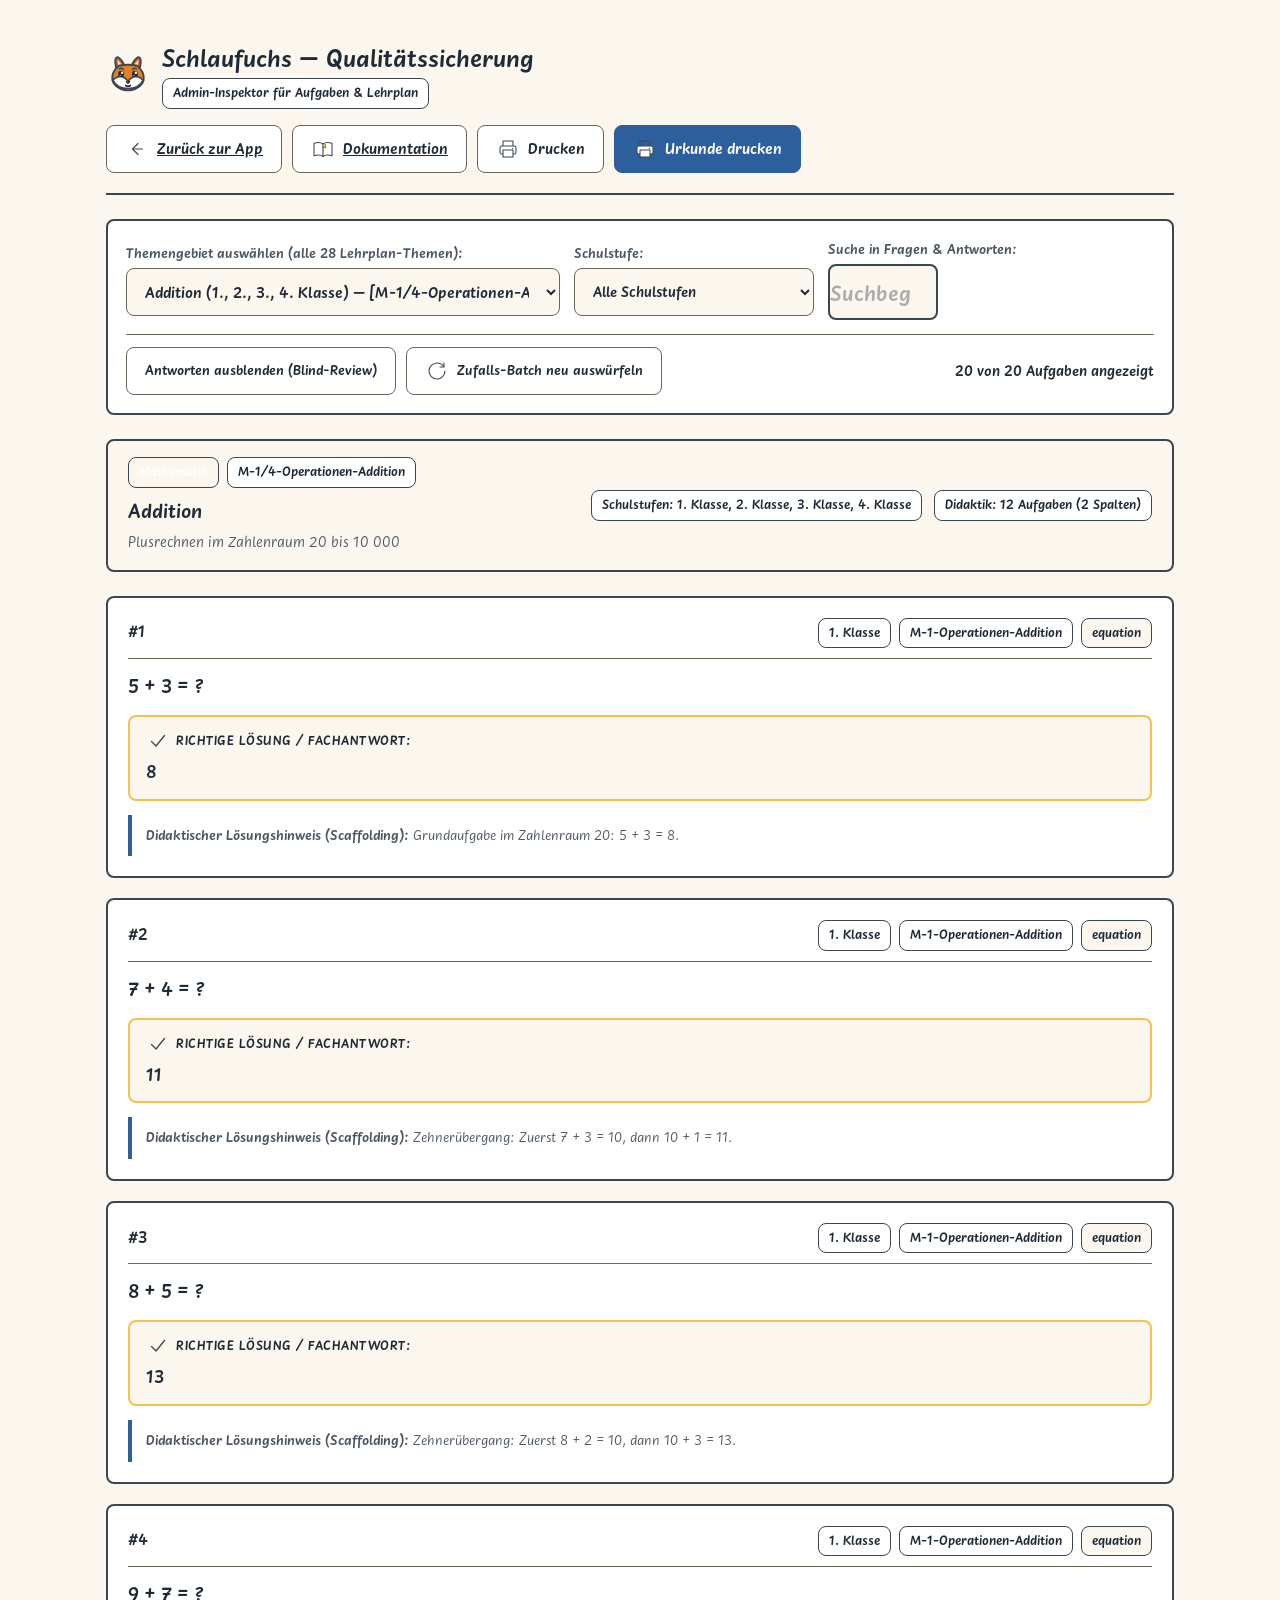
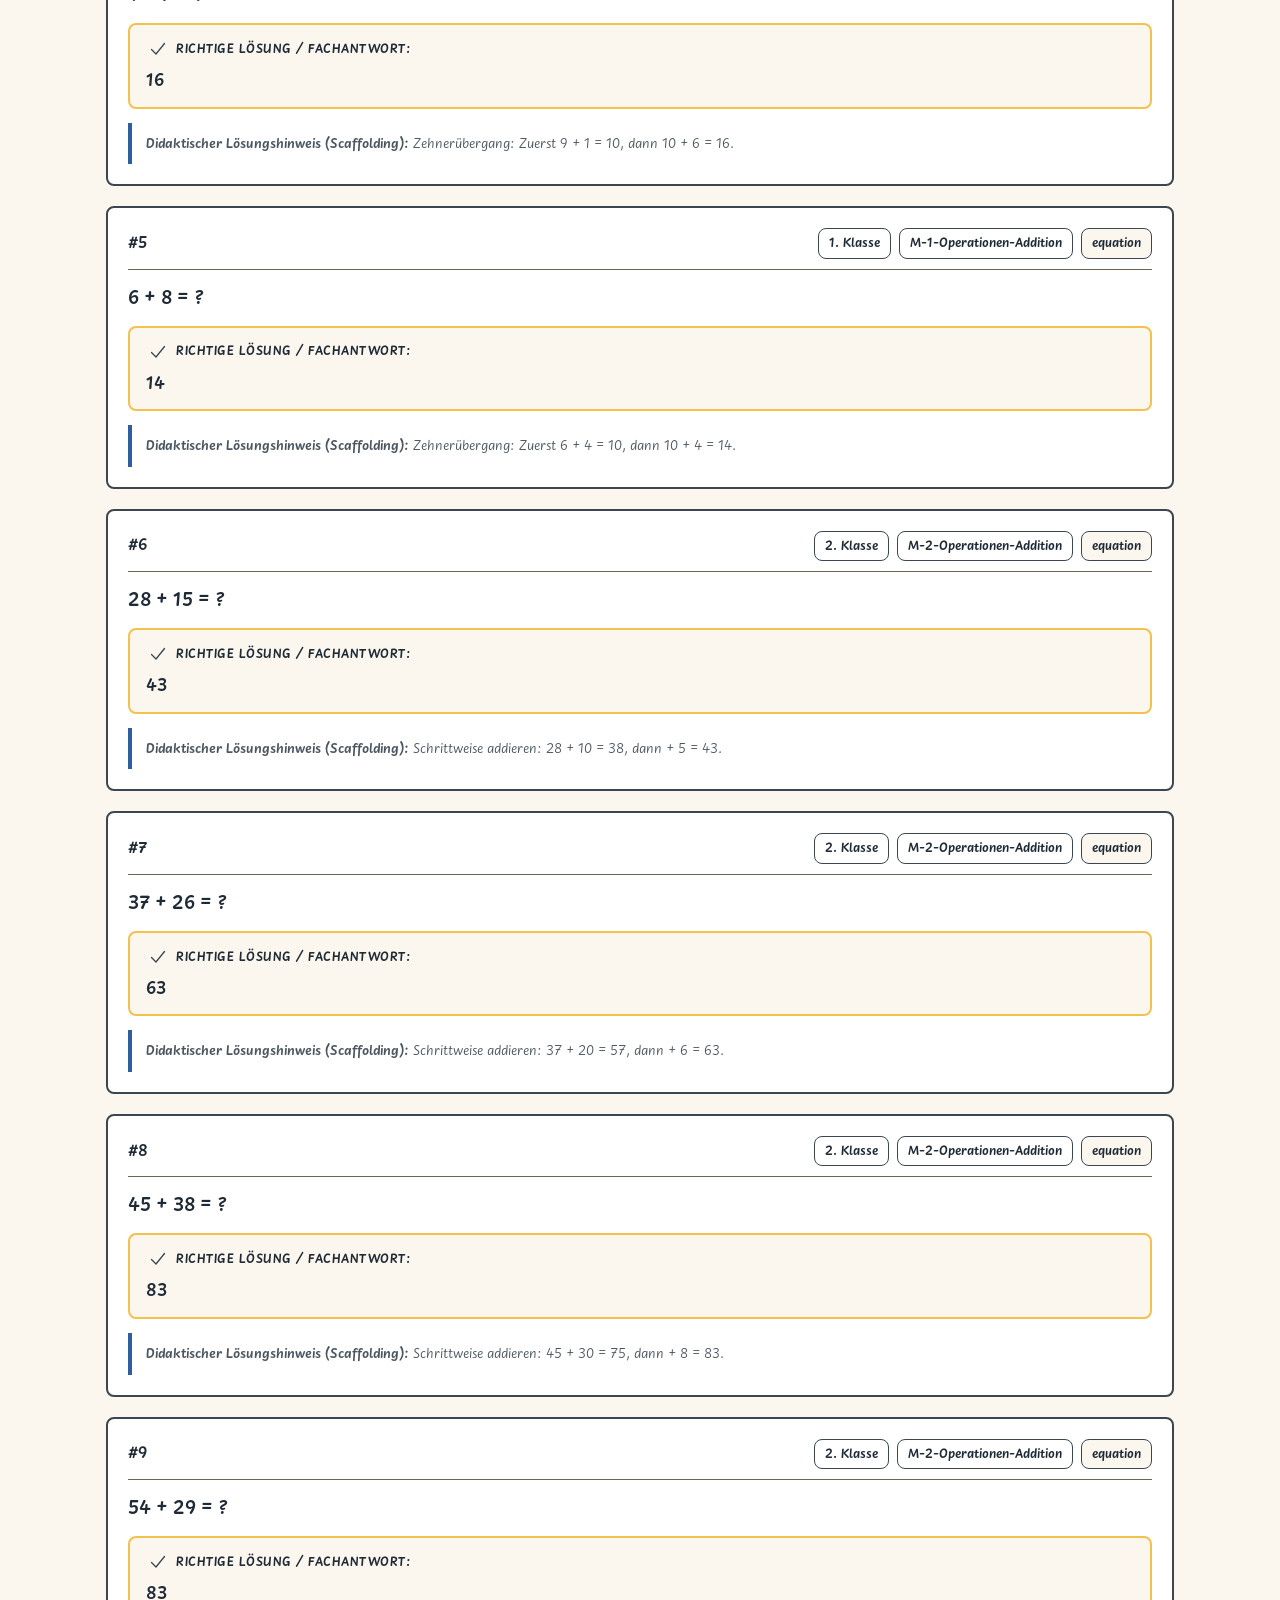
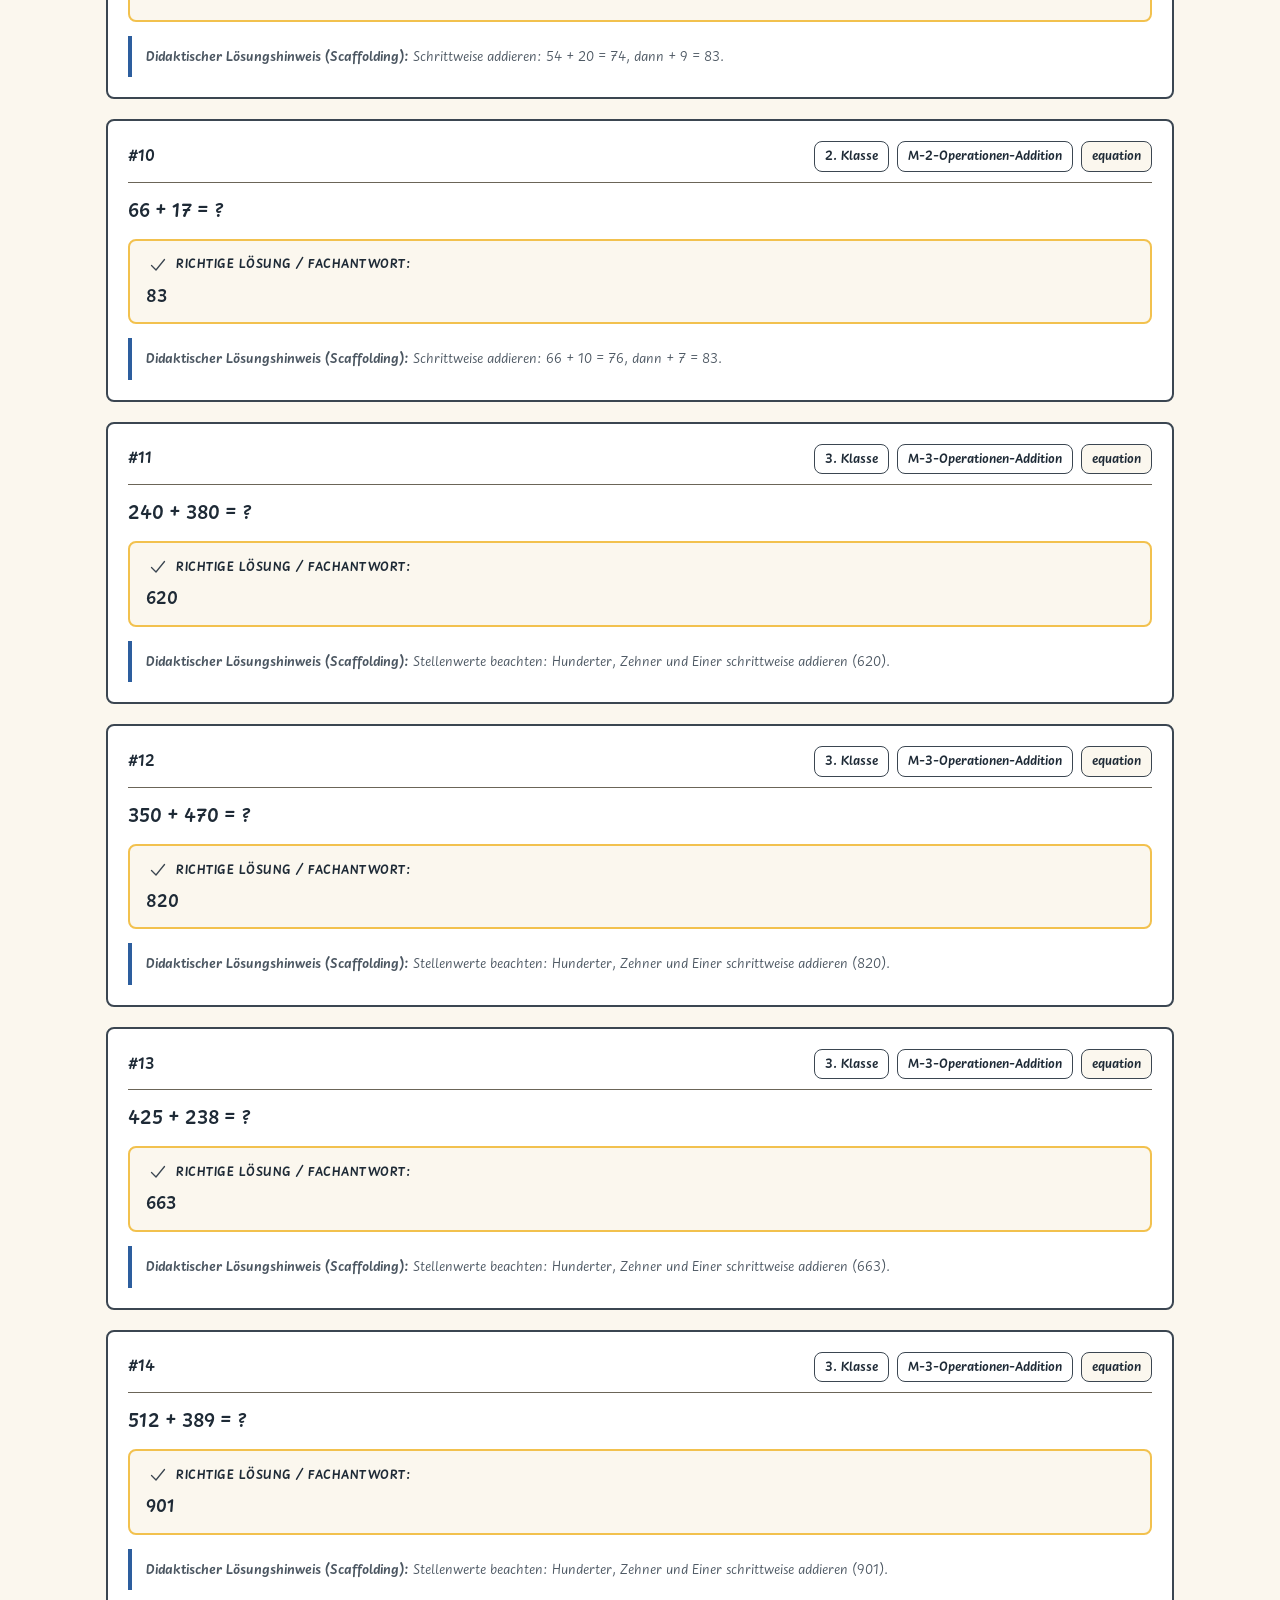
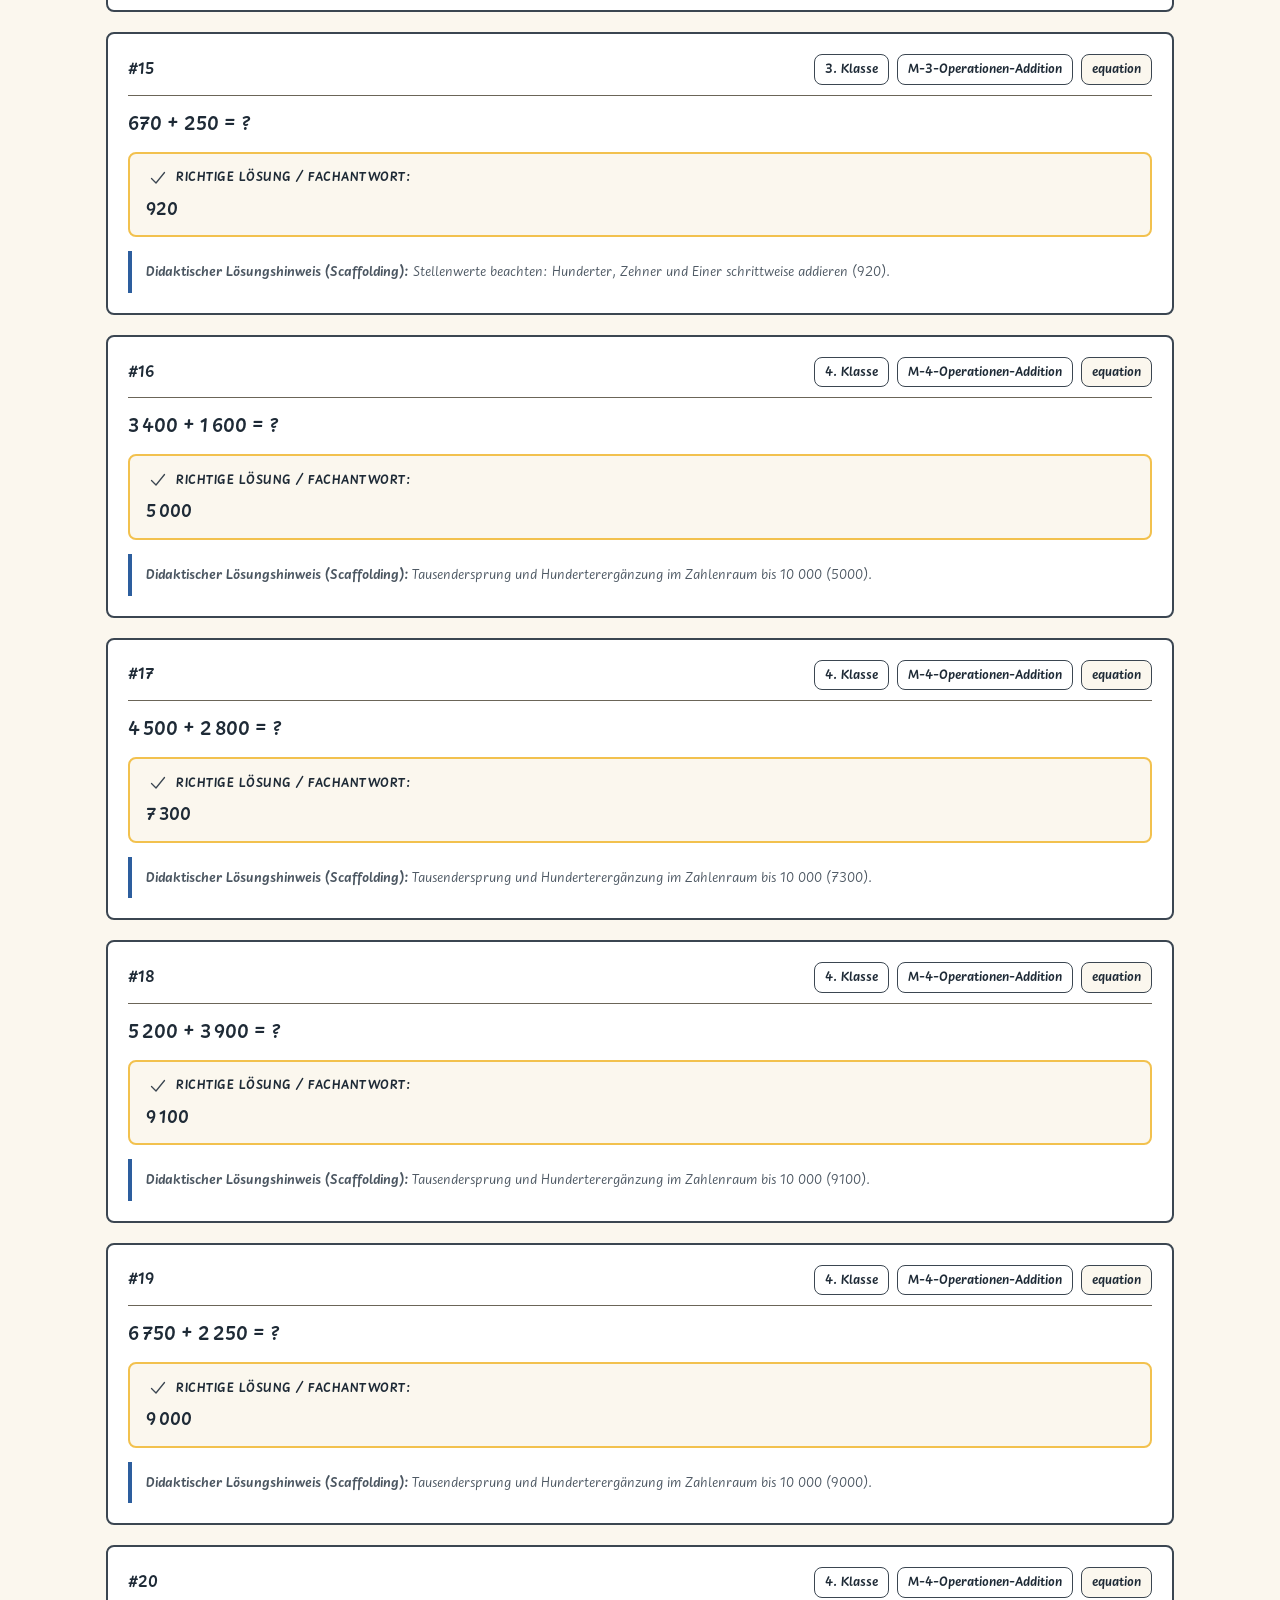
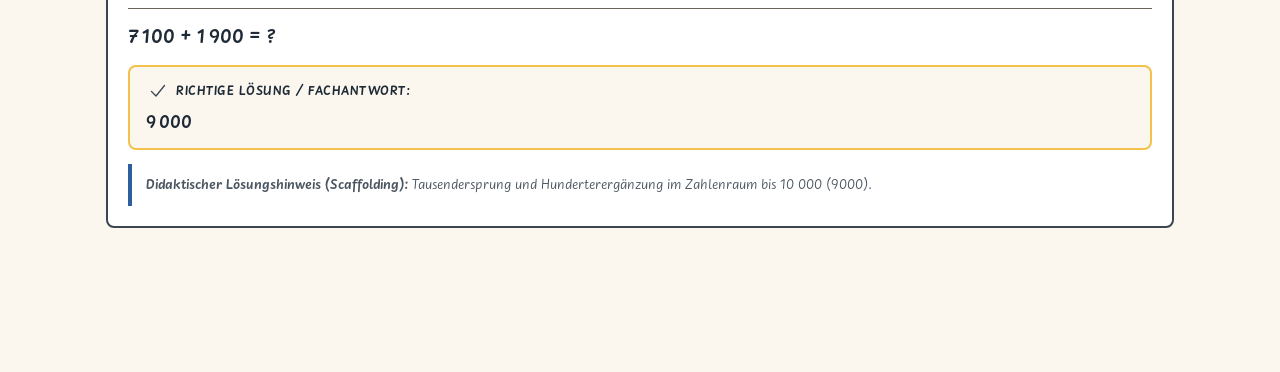
<file: admin.html>
<!DOCTYPE html>
<html lang="de-AT">
<head>
  <meta charset="UTF-8">
  <meta name="viewport" content="width=device-width, initial-scale=1.0">
  <title>Schlaufuchs – Aufgaben-Qualitätssicherung</title>
  <link rel="manifest" href="manifest.webmanifest">
  <meta name="theme-color" content="#FBF7EE">
  <link rel="stylesheet" href="css/tokens.css">
  <link rel="stylesheet" href="css/tokens-druck.css">
  <link rel="stylesheet" href="css/base.css">
  <link rel="stylesheet" href="css/layout.css">
  <link rel="stylesheet" href="css/components.css">
  <link rel="stylesheet" href="css/exercises.css">
  <link rel="stylesheet" href="css/admin.css">
  <link rel="stylesheet" href="css/print.css">
  <style>
    /* Spezifische Layout-Stile für die Admin-QS-Seite (100 % Tokens, kein SaaS-Look) */
    .qa-page-container {
      max-width: 1100px;
      margin: 0 auto;
      padding: 24px 16px 64px 16px;
    }

    .qa-header {
      display: flex;
      justify-content: space-between;
      align-items: center;
      flex-wrap: wrap;
      gap: 16px;
      padding-bottom: 20px;
      border-bottom: 2px solid var(--linie);
      margin-bottom: 24px;
    }

    .qa-header-title {
      display: flex;
      align-items: center;
      gap: 12px;
    }

    .qa-header-title h1 {
      font-size: 1.6rem;
      margin: 0;
      color: var(--tinte);
    }

    .qa-badge {
      display: inline-block;
      padding: 4px 10px;
      background: var(--flaeche);
      border: 1.5px solid var(--linie);
      border-radius: var(--radius);
      font-size: 0.85rem;
      font-weight: 700;
      color: var(--tinte);
    }

    .qa-nav-actions {
      display: flex;
      gap: 10px;
      flex-wrap: wrap;
    }

    .qa-filter-panel {
      background: var(--flaeche);
      border: 2px solid var(--linie);
      border-radius: var(--radius);
      padding: 18px;
      margin-bottom: 24px;
      display: flex;
      flex-direction: column;
      gap: 14px;
    }

    .qa-filter-row {
      display: flex;
      gap: 14px;
      flex-wrap: wrap;
      align-items: center;
    }

    .qa-filter-group {
      display: flex;
      flex-direction: column;
      gap: 4px;
      flex: 1;
      min-width: 240px;
    }

    .qa-filter-label {
      font-weight: 700;
      font-size: 0.9rem;
      color: var(--tinte-leise);
    }

    .qa-topic-summary {
      background: var(--papier);
      border: 2px solid var(--linie);
      border-radius: var(--radius);
      padding: 16px 20px;
      margin-bottom: 24px;
      display: flex;
      justify-content: space-between;
      align-items: center;
      flex-wrap: wrap;
      gap: 16px;
    }

    .qa-topic-meta {
      display: flex;
      flex-direction: column;
      gap: 4px;
    }

    .qa-topic-meta h2 {
      margin: 0;
      font-size: 1.3rem;
      color: var(--tinte);
    }

    .qa-topic-meta p {
      margin: 0;
      color: var(--tinte-leise);
      font-size: 0.95rem;
    }

    .qa-topic-stats {
      display: flex;
      gap: 12px;
      align-items: center;
      flex-wrap: wrap;
    }

    .qa-task-card {
      background: var(--flaeche);
      border: 2px solid var(--linie);
      border-radius: var(--radius);
      padding: 20px;
      margin-bottom: 20px;
      display: flex;
      flex-direction: column;
      gap: 14px;
      break-inside: avoid;
    }

    .qa-task-header {
      display: flex;
      justify-content: space-between;
      align-items: center;
      flex-wrap: wrap;
      gap: 8px;
      padding-bottom: 10px;
      border-bottom: 1px solid var(--linie-leise);
    }

    .qa-task-index {
      font-weight: 800;
      font-size: 1.05rem;
      color: var(--tinte);
    }

    .qa-task-badges {
      display: flex;
      gap: 8px;
      align-items: center;
      flex-wrap: wrap;
    }

    .qa-task-question {
      font-size: 1.25rem;
      font-weight: 700;
      color: var(--tinte);
      line-height: 1.4;
      white-space: pre-wrap;
    }

    .qa-visual-box {
      max-width: 240px;
      margin: 8px 0;
      padding: 8px;
      background: var(--papier);
      border: 1px solid var(--linie-leise);
      border-radius: var(--radius);
      display: flex;
      justify-content: center;
      align-items: center;
    }

    .qa-visual-box svg {
      max-width: 100%;
      height: auto;
      display: block;
    }

    .qa-answer-box {
      background: var(--papier);
      border: 2px solid var(--richtig);
      border-radius: var(--radius);
      padding: 12px 16px;
      display: flex;
      flex-direction: column;
      gap: 6px;
    }

    .qa-answer-title {
      font-size: 0.85rem;
      font-weight: 800;
      text-transform: uppercase;
      letter-spacing: 0.5px;
      color: var(--tinte);
      display: flex;
      align-items: center;
      gap: 6px;
    }

    .qa-answer-content {
      font-size: 1.15rem;
      font-weight: 800;
      color: var(--tinte);
    }

    .qa-options-list {
      display: grid;
      grid-template-columns: repeat(auto-fit, minmax(200px, 1fr));
      gap: 8px;
      margin-top: 8px;
    }

    .qa-option-item {
      padding: 8px 12px;
      border: 1.5px solid var(--linie-leise);
      border-radius: var(--radius);
      background: var(--flaeche);
      font-size: 0.95rem;
      display: flex;
      align-items: center;
      gap: 8px;
    }

    .qa-option-item.correct {
      border-color: var(--richtig);
      background: #FDF9EE;
      font-weight: 700;
    }

    .qa-hint-box {
      padding: 10px 14px;
      background: var(--flaeche);
      border-left: 4px solid var(--mathe);
      border-radius: 0 var(--radius) var(--radius) 0;
      font-size: 0.9rem;
      color: var(--tinte-leise);
    }

    .qa-hidden-answer {
      color: transparent;
      background: var(--linie-leise);
      border-radius: var(--radius);
      user-select: none;
      transition: background 0.2s ease, color 0.2s ease;
    }

    .qa-hidden-answer:hover {
      color: var(--tinte);
      background: transparent;
      cursor: pointer;
    }

    @media print {
      .qa-header, .qa-filter-panel, .qa-nav-actions {
        display: none !important;
      }
      .qa-page-container {
        padding: 0;
        max-width: 100%;
      }
      .qa-task-card {
        border-color: #000;
        page-break-inside: avoid;
      }
    }
  </style>
</head>
<body>
  <div class="qa-page-container">
    
    <!-- HEADER -->
    <header class="qa-header">
      <div class="qa-header-title">
        <img src="assets/icons/fuchs.svg" width="44" height="44" alt="Schlaufuchs">
        <div>
          <h1>Schlaufuchs – Qualitätssicherung</h1>
          <span class="qa-badge">Admin-Inspektor für Aufgaben & Lehrplan</span>
        </div>
      </div>
      <div class="qa-nav-actions">
        <a href="index.html" class="btn btn-secondary">
          <img src="assets/icons/zurueck.svg" class="icon-inline-svg" alt="">
          <span>Zurück zur App</span>
        </a>
        <a href="dokumentation.html" class="btn btn-secondary">
          <img src="assets/icons/buch.svg" class="icon-inline-svg" alt="">
          <span>Dokumentation</span>
        </a>
        <button id="btn-print-qa" class="btn btn-secondary" onclick="window.print()">
          <img src="assets/icons/drucken.svg" class="icon-inline-svg" alt="">
          <span>Drucken</span>
        </button>
        <button id="btn-qa-print-cert" class="btn btn-primary" type="button" title="Vollständige Urkunde (alle Sterne &amp; Sammel-Sticker) für ein Kind drucken">
          <img src="assets/icons/drucken.svg" class="icon-inline-svg" alt="">
          <span>Urkunde drucken</span>
        </button>
      </div>
    </header>

    <!-- FILTER & STEUERUNG -->
    <section class="qa-filter-panel" aria-label="Aufgaben-Filter">
      <div class="qa-filter-row">
        <!-- Themen-Auswahl Dropdown -->
        <div class="qa-filter-group" style="flex: 2;">
          <label for="select-qa-topic" class="qa-filter-label">Themengebiet auswählen (alle 28 Lehrplan-Themen):</label>
          <select id="select-qa-topic" class="select-input" style="font-weight: 700; font-size: 1rem;"></select>
        </div>

        <!-- Schulstufen-Filter -->
        <div class="qa-filter-group" style="flex: 1;">
          <label for="select-qa-grade" class="qa-filter-label">Schulstufe:</label>
          <select id="select-qa-grade" class="select-input">
            <option value="all">Alle Schulstufen</option>
            <option value="1">1. Klasse</option>
            <option value="2">2. Klasse</option>
            <option value="3">3. Klasse</option>
            <option value="4">4. Klasse</option>
          </select>
        </div>

        <!-- Volltext-Suche -->
        <div class="qa-filter-group" style="flex: 1.5;">
          <label for="input-qa-search" class="qa-filter-label">Suche in Fragen & Antworten:</label>
          <input type="search" id="input-qa-search" class="task-input" placeholder="Suchbegriff eingeben..." autocomplete="off">
        </div>
      </div>

      <div class="qa-filter-row" style="justify-content: space-between; border-top: 1px solid var(--linie-leise); padding-top: 12px;">
        <div style="display: flex; gap: 10px; align-items: center; flex-wrap: wrap;">
          <button id="btn-toggle-answers" class="btn btn-secondary" style="font-size: 0.9rem;">
            <span>Antworten ausblenden (Blind-Review)</span>
          </button>
          <button id="btn-regenerate-batch" class="btn btn-secondary" style="font-size: 0.9rem;">
            <img src="assets/icons/neuladen.svg" class="icon-inline-svg" alt="">
            <span>Zufalls-Batch neu auswürfeln</span>
          </button>
        </div>
        <div id="qa-stats-counter" style="font-weight: 700; color: var(--tinte); font-size: 0.95rem;">
          0 Aufgaben geladen
        </div>
      </div>
    </section>

    <!-- THEMEN-STECKBRIEF -->
    <section id="qa-topic-summary" class="qa-topic-summary"></section>

    <!-- AUFGABEN-LISTE -->
    <main id="qa-tasks-container"></main>

  </div>

  <!-- A4-Druckbereich für Urkunden & Arbeitsblätter -->
  <div id="print-area"></div>

  <!-- CORE & LOGIK-SKRIPTE -->
  <script src="js/core/format.js"></script>
  <script src="js/core/storage.js"></script>
  <script src="js/core/random.js"></script>
  <script src="js/core/texte.js"></script>
  <script src="js/core/topics.js"></script>
  <script src="js/clock.js"></script>
  <script src="js/signs.js"></script>
  <script src="js/state.js"></script>
  <script src="js/dialog.js"></script>
  <script src="js/generators/math.js"></script>
  <script src="js/generators/german.js"></script>
  <script src="js/generators/general.js"></script>
  <script src="js/generators/brain.js"></script>
  <script src="js/generators/index.js"></script>
  <script src="js/print-engine.js"></script>
  <script src="js/print.js"></script>
  <script src="js/admin-qa.js"></script>

  <!-- INTERAKTIVER CONTROLLER FÜR DIE ADMIN-SEITE -->
  <script>
    (function () {
      'use strict';

      const QA = window.Schlaufuchs.AdminQA;
      const Topics = window.Schlaufuchs.Topics;

      let currentTopicId = 'math-addition';
      let currentQuestions = [];
      let answersHidden = false;

      const topicSelect = document.getElementById('select-qa-topic');
      const gradeSelect = document.getElementById('select-qa-grade');
      const searchInput = document.getElementById('input-qa-search');
      const toggleAnswersBtn = document.getElementById('btn-toggle-answers');
      const regenerateBtn = document.getElementById('btn-regenerate-batch');
      const summaryEl = document.getElementById('qa-topic-summary');
      const containerEl = document.getElementById('qa-tasks-container');
      const statsEl = document.getElementById('qa-stats-counter');

      function init() {
        populateTopicDropdown();
        loadTopic(currentTopicId);

        topicSelect.addEventListener('change', (e) => {
          currentTopicId = e.target.value;
          loadTopic(currentTopicId);
        });

        gradeSelect.addEventListener('change', renderQuestions);
        searchInput.addEventListener('input', renderQuestions);

        toggleAnswersBtn.addEventListener('click', () => {
          answersHidden = !answersHidden;
          toggleAnswersBtn.querySelector('span').textContent = answersHidden 
            ? 'Antworten einblenden' 
            : 'Antworten ausblenden (Blind-Review)';
          renderQuestions();
        });

        regenerateBtn.addEventListener('click', () => {
          loadTopic(currentTopicId);
        });

        const certBtn = document.getElementById('btn-qa-print-cert');
        if (certBtn) {
          certBtn.addEventListener('click', () => {
            const State = window.Schlaufuchs.State;
            const activeProfile = (State && State.getActiveProfile) ? State.getActiveProfile() : null;
            const defaultName = activeProfile ? activeProfile.name : 'Nils';
            const name = window.prompt('Name des Kindes für die vollständige Ehrenurkunde (alle 84 Sterne & 16 Sammel-Sticker):', defaultName);
            if (name && name.trim()) {
              if (window.Schlaufuchs.Print && window.Schlaufuchs.Print.printCertificate) {
                window.Schlaufuchs.Print.printCertificate({ name: name.trim() }, { full: true });
              }
            }
          });
        }
      }

      function populateTopicDropdown() {
        const all = QA.getAllTopics();
        const subjects = [
          { key: 'math', label: 'Mathematik' },
          { key: 'german', label: 'Deutsch' },
          { key: 'general', label: 'Sachunterricht' },
          { key: 'brain', label: 'Gehirntraining' }
        ];

        topicSelect.innerHTML = '';
        subjects.forEach(sub => {
          const group = document.createElement('optgroup');
          group.label = sub.label;
          const subTopics = all.filter(t => t.subject === sub.key);
          subTopics.forEach(t => {
            const opt = document.createElement('option');
            opt.value = t.id;
            const gradesLabel = t.grades.map(g => `${g}.`).join(', ') + ' Klasse';
            opt.textContent = `${t.title} (${gradesLabel}) – [${t.lehrplanRef}]`;
            group.appendChild(opt);
          });
          topicSelect.appendChild(group);
        });

        // Set default
        topicSelect.value = currentTopicId;
      }

      function loadTopic(topicId) {
        const topic = QA.getTopic(topicId);
        if (!topic) return;

        currentQuestions = QA.getAllQuestionsForTopic(topicId, { seed: Date.now() });
        renderTopicSummary(topic);
        renderQuestions();
      }

      function renderTopicSummary(topic) {
        const subjectLabel = Topics.getSubjectLabel(topic.subject);
        const archetypeLabel = Topics.getArchetypeLabel(topic.archetype);
        const gradesText = topic.grades.map(g => `${g}. Klasse`).join(', ');

        summaryEl.innerHTML = `
          <div class="qa-topic-meta">
            <div style="display: flex; gap: 8px; align-items: center; margin-bottom: 4px;">
              <span class="qa-badge" style="background: var(--${topic.subject}); color: #fff;">${escapeHtml(subjectLabel)}</span>
              <span class="qa-badge">${escapeHtml(topic.lehrplanRef)}</span>
            </div>
            <h2>${escapeHtml(topic.title)}</h2>
            <p>${escapeHtml(topic.subtitle)}</p>
          </div>
          <div class="qa-topic-stats">
            <div class="qa-badge">Schulstufen: ${escapeHtml(gradesText)}</div>
            <div class="qa-badge">Didaktik: ${escapeHtml(archetypeLabel)}</div>
          </div>
        `;
      }

      function renderQuestions() {
        const gradeFilter = gradeSelect.value;
        const queryFilter = searchInput.value;

        const filtered = QA.filterQuestions(currentQuestions, {
          grade: gradeFilter,
          query: queryFilter
        });

        statsEl.textContent = `${filtered.length} von ${currentQuestions.length} Aufgaben angezeigt`;

        if (filtered.length === 0) {
          containerEl.innerHTML = `
            <div class="qa-task-card" style="text-align: center; padding: 40px; color: var(--tinte-leise);">
              <h3>Keine passenden Aufgaben gefunden</h3>
              <p>Passe den Schulstufen-Filter an oder leere das Suchfeld.</p>
            </div>
          `;
          return;
        }

        let html = '';
        filtered.forEach(q => {
          let optionsHtml = '';
          if (Array.isArray(q.options) && q.options.length > 0) {
            optionsHtml = '<div class="qa-options-list">';
            q.options.forEach(opt => {
              const optCls = opt.isCorrect ? 'qa-option-item correct' : 'qa-option-item';
              const mark = opt.isCorrect ? '✓' : '○';
              optionsHtml += `
                <div class="${optCls}">
                  <span style="font-weight: 800;">${mark}</span>
                  <span>${escapeHtml(opt.text)}</span>
                </div>
              `;
            });
            optionsHtml += '</div>';
          }

          let visualHtml = '';
          if (q.visualHtml) {
            visualHtml = `<div class="qa-visual-box">${q.visualHtml}</div>`;
          }

          const answerBlurCls = answersHidden ? 'qa-hidden-answer' : '';

          html += `
            <article class="qa-task-card">
              <div class="qa-task-header">
                <span class="qa-task-index">#${q.index}</span>
                <div class="qa-task-badges">
                  <span class="qa-badge">${q.schulstufe}. Klasse</span>
                  <span class="qa-badge">${escapeHtml(q.lehrplanRef)}</span>
                  <span class="qa-badge" style="background: var(--papier);">${escapeHtml(q.type)}</span>
                </div>
              </div>

              <div class="qa-task-question">${escapeHtml(q.questionText)}</div>

              ${visualHtml}

              <div class="qa-answer-box">
                <div class="qa-answer-title">
                  <img src="assets/icons/hakerl.svg" class="icon-inline-svg" alt="">
                  <span>Richtige Lösung / Fachantwort:</span>
                </div>
                <div class="qa-answer-content ${answerBlurCls}">${escapeHtml(q.correctAnswer)}</div>
                ${optionsHtml}
              </div>

              ${q.hint ? `
                <div class="qa-hint-box">
                  <strong>Didaktischer Lösungshinweis (Scaffolding):</strong> ${escapeHtml(q.hint)}
                </div>
              ` : ''}
            </article>
          `;
        });

        containerEl.innerHTML = html;
      }

      function escapeHtml(str) {
        if (!str) return '';
        return String(str)
          .replace(/&/g, '&amp;')
          .replace(/</g, '&lt;')
          .replace(/>/g, '&gt;')
          .replace(/"/g, '&quot;');
      }

      window.addEventListener('DOMContentLoaded', init);
    })();
  </script>
</body>
</html>
</file>
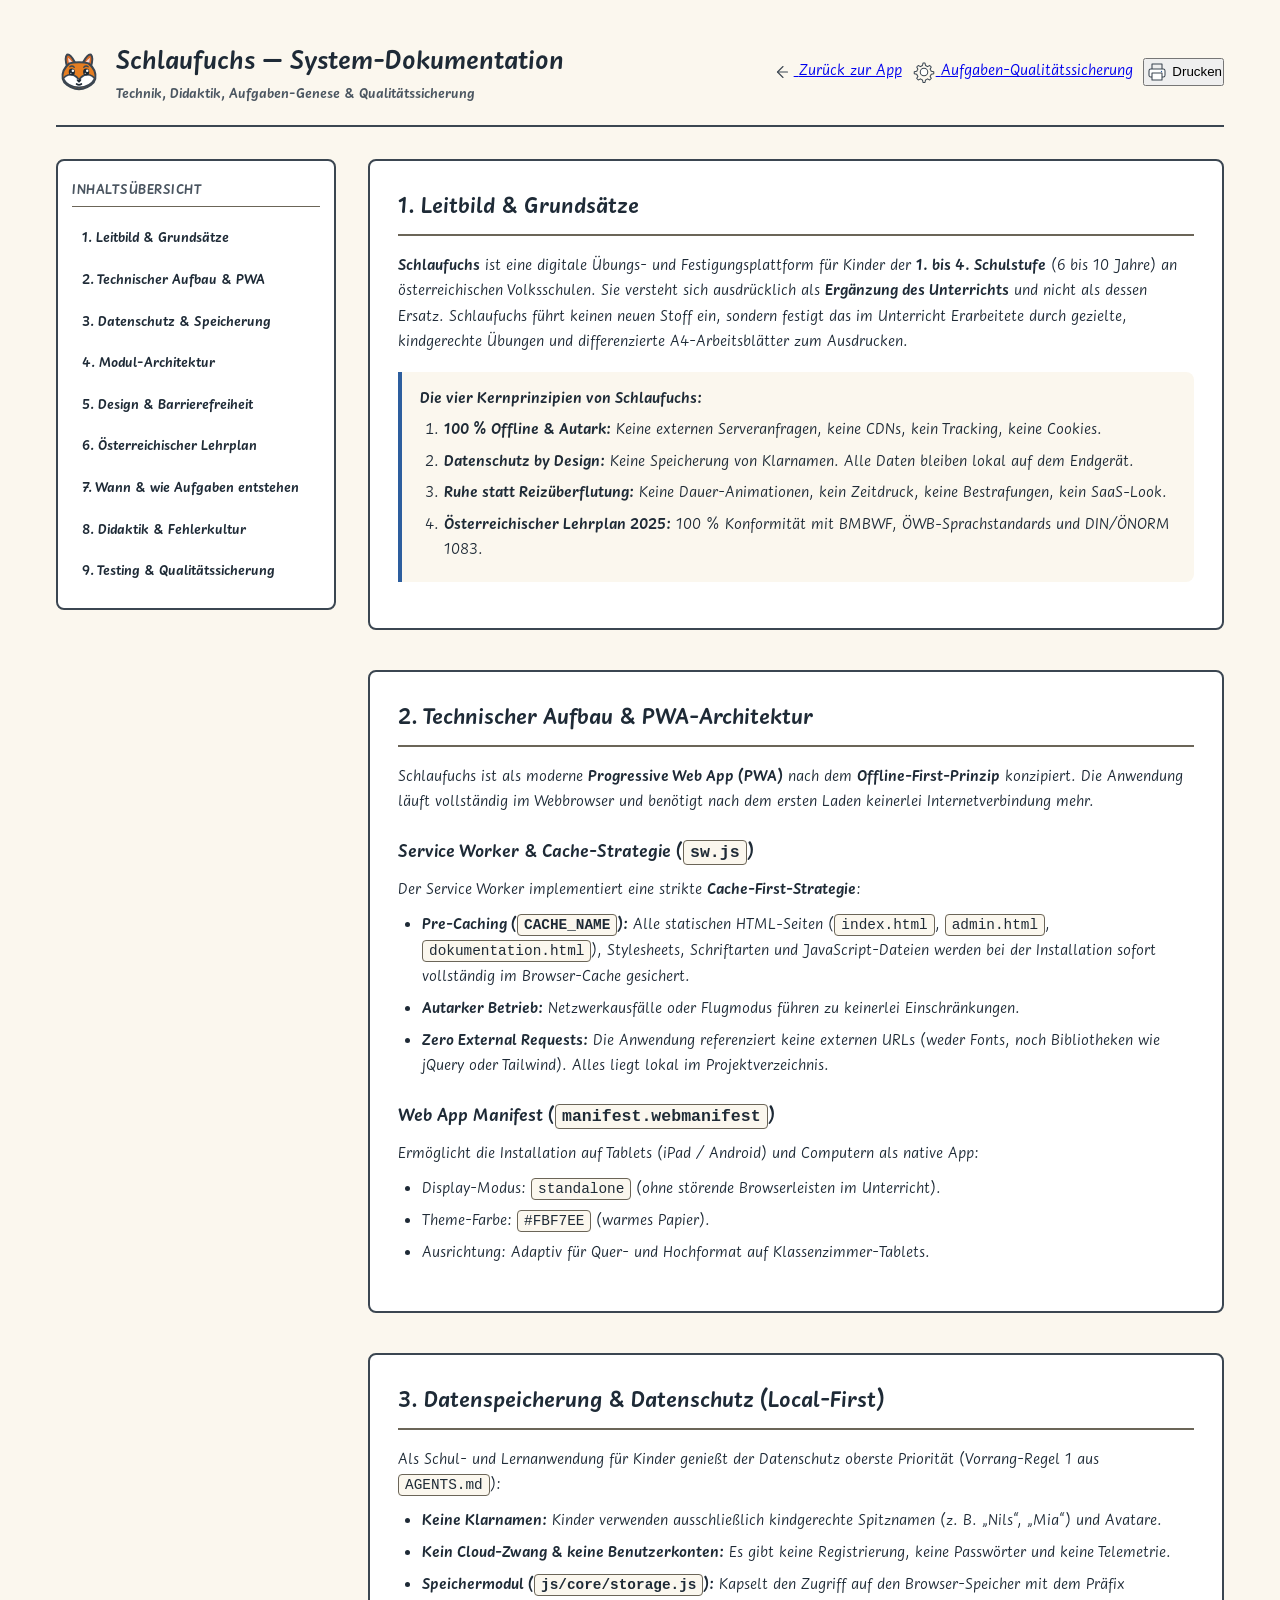
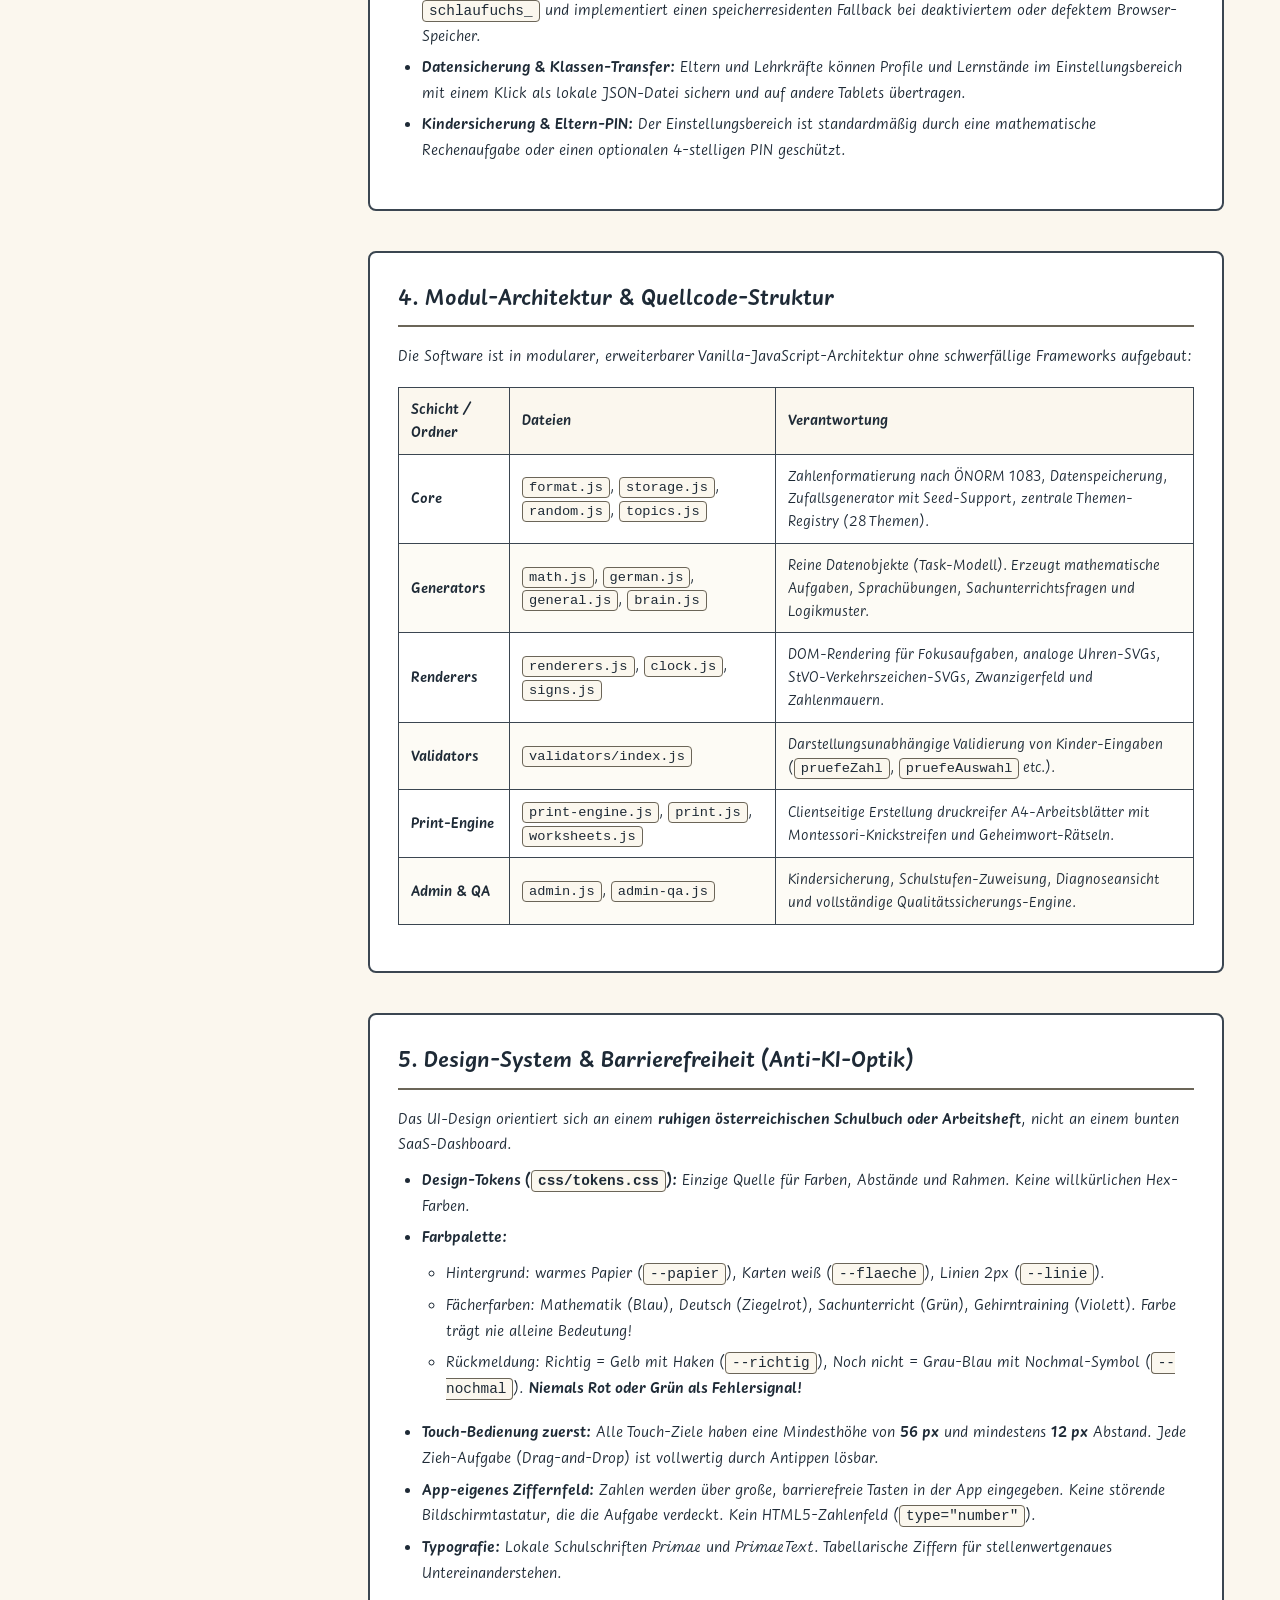
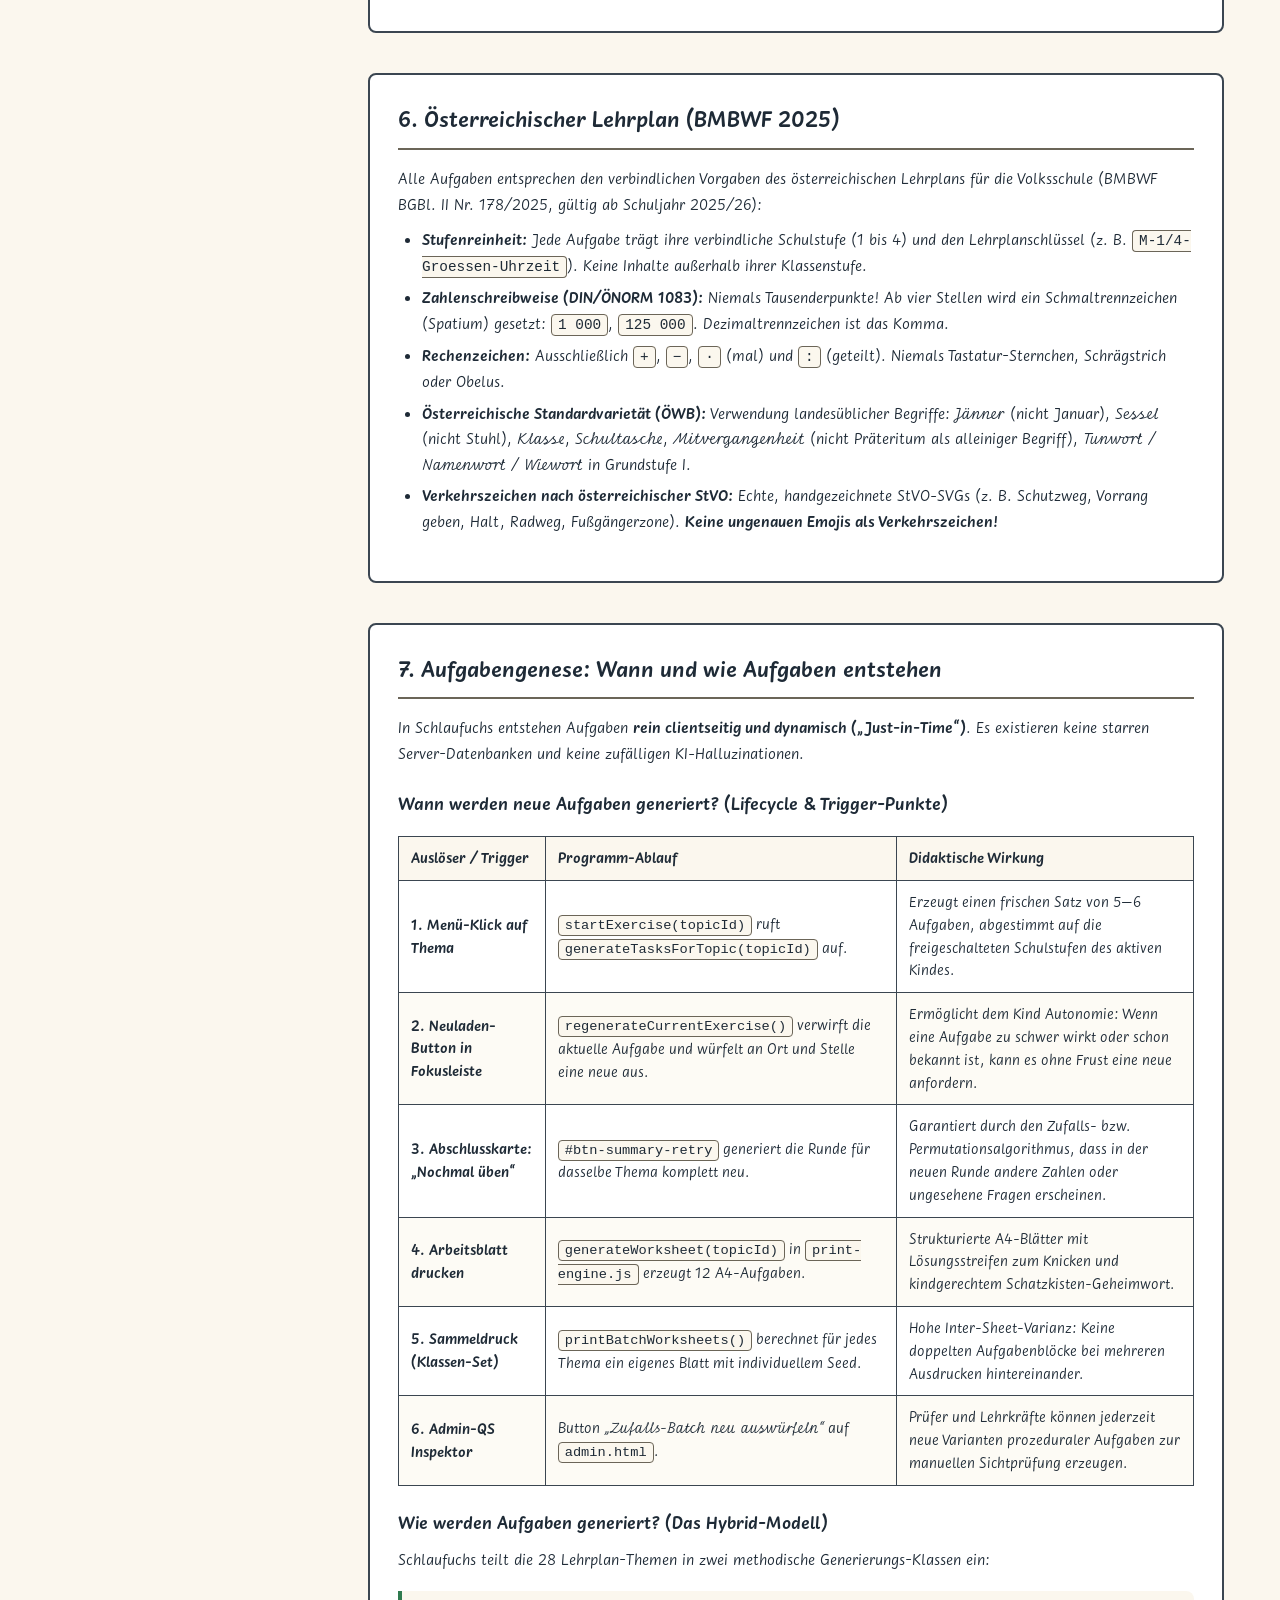
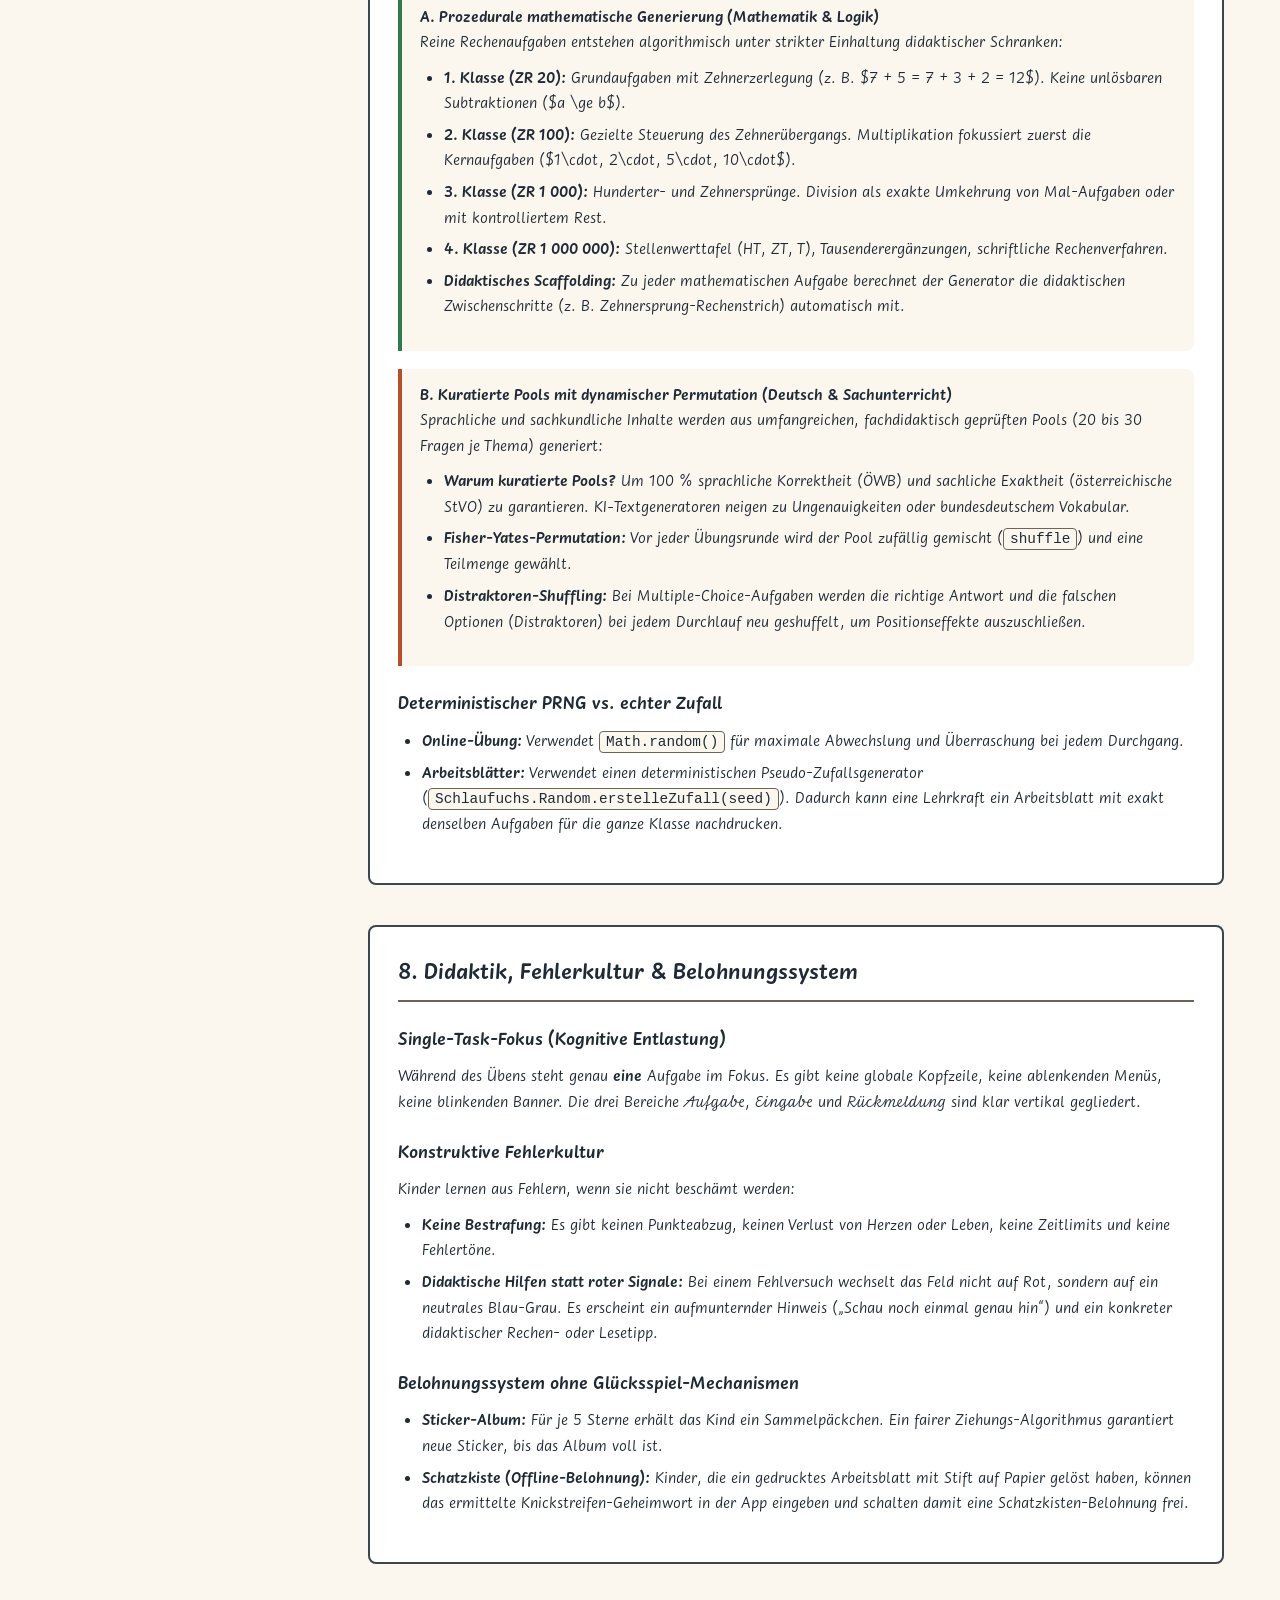
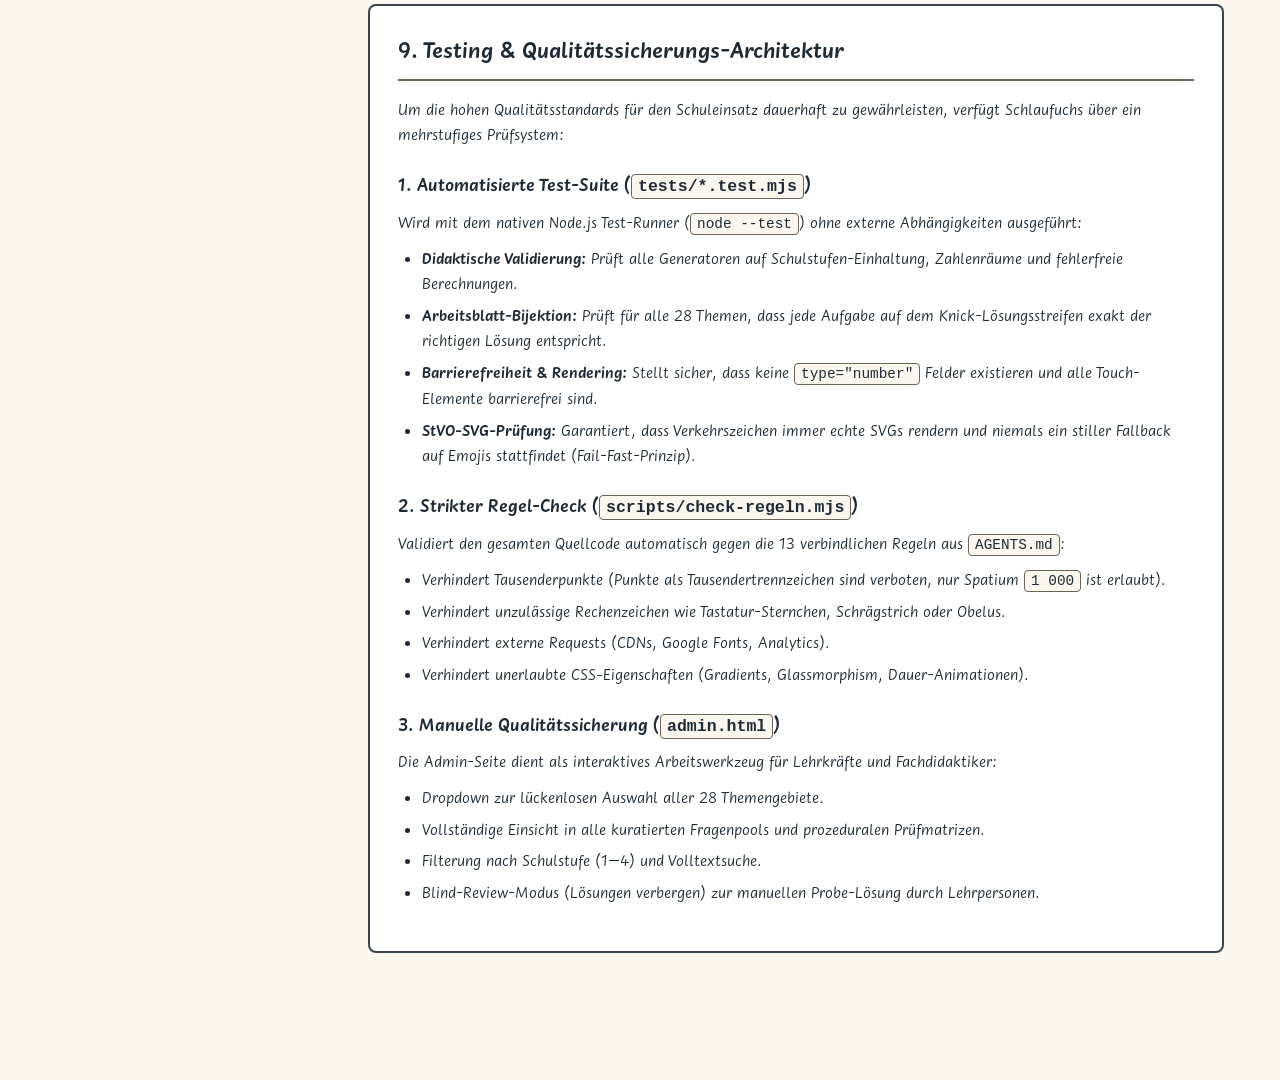
<file: dokumentation.html>
<!DOCTYPE html>
<html lang="de-AT">
<head>
  <meta charset="UTF-8">
  <meta name="viewport" content="width=device-width, initial-scale=1.0">
  <title>Schlaufuchs – System-Dokumentation & Handbuch</title>
  <link rel="manifest" href="manifest.webmanifest">
  <meta name="theme-color" content="#FBF7EE">
  <link rel="stylesheet" href="css/tokens.css">
  <link rel="stylesheet" href="css/base.css">
  <link rel="stylesheet" href="css/layout.css">
  <link rel="stylesheet" href="css/components.css">
  <link rel="stylesheet" href="css/admin.css">
  <style>
    .docs-page-container {
      max-width: 1200px;
      margin: 0 auto;
      padding: 24px 16px 80px 16px;
    }

    .docs-header {
      display: flex;
      justify-content: space-between;
      align-items: center;
      flex-wrap: wrap;
      gap: 16px;
      padding-bottom: 20px;
      border-bottom: 2px solid var(--linie);
      margin-bottom: 32px;
    }

    .docs-header-title {
      display: flex;
      align-items: center;
      gap: 14px;
    }

    .docs-header-title h1 {
      font-size: 1.7rem;
      margin: 0;
      color: var(--tinte);
    }

    .docs-layout {
      display: grid;
      grid-template-columns: 280px 1fr;
      gap: 32px;
      align-items: start;
    }

    @media (max-width: 860px) {
      .docs-layout {
        grid-template-columns: 1fr;
      }
    }

    /* Sidebar Navigation */
    .docs-sidebar {
      position: sticky;
      top: 24px;
      background: var(--flaeche);
      border: 2px solid var(--linie);
      border-radius: var(--radius);
      padding: 18px 14px;
      max-height: calc(100vh - 48px);
      overflow-y: auto;
    }

    .docs-sidebar h3 {
      font-size: 0.9rem;
      text-transform: uppercase;
      letter-spacing: 0.5px;
      color: var(--tinte-leise);
      margin: 0 0 12px 0;
      padding-bottom: 6px;
      border-bottom: 1px solid var(--linie-leise);
    }

    .docs-nav-list {
      list-style: none;
      padding: 0;
      margin: 0;
      display: flex;
      flex-direction: column;
      gap: 4px;
    }

    .docs-nav-link {
      display: block;
      padding: 8px 10px;
      border-radius: var(--radius);
      color: var(--tinte);
      text-decoration: none;
      font-weight: 700;
      font-size: 0.9rem;
      transition: background 0.15s ease;
    }

    .docs-nav-link:hover {
      background: var(--papier);
      color: var(--mathe);
    }

    /* Dokument-Inhalt */
    .docs-content {
      display: flex;
      flex-direction: column;
      gap: 40px;
    }

    .docs-section {
      background: var(--flaeche);
      border: 2px solid var(--linie);
      border-radius: var(--radius);
      padding: 28px;
    }

    .docs-section h2 {
      font-size: 1.45rem;
      margin: 0 0 16px 0;
      color: var(--tinte);
      padding-bottom: 10px;
      border-bottom: 2px solid var(--linie-leise);
      display: flex;
      align-items: center;
      gap: 10px;
    }

    .docs-section h3 {
      font-size: 1.15rem;
      margin: 24px 0 10px 0;
      color: var(--tinte);
    }

    .docs-section p, .docs-section li {
      line-height: 1.6;
      color: var(--tinte);
      font-size: 1rem;
    }

    .docs-section ul, .docs-section ol {
      margin: 10px 0 18px 24px;
      padding: 0;
    }

    .docs-section li {
      margin-bottom: 6px;
    }

    .docs-table {
      width: 100%;
      border-collapse: collapse;
      margin: 18px 0;
      font-size: 0.95rem;
    }

    .docs-table th, .docs-table td {
      border: 1.5px solid var(--linie);
      padding: 10px 12px;
      text-align: left;
    }

    .docs-table th {
      background: var(--papier);
      font-weight: 800;
      color: var(--tinte);
    }

    .docs-table tr:nth-child(even) {
      background: #FDFBF5;
    }

    .docs-callout {
      background: var(--papier);
      border-left: 4px solid var(--mathe);
      border-radius: 0 var(--radius) var(--radius) 0;
      padding: 14px 18px;
      margin: 18px 0;
    }

    .docs-callout.highlight {
      border-left-color: var(--deutsch);
    }

    .docs-callout.success {
      border-left-color: var(--sach);
    }

    .docs-code {
      font-family: monospace;
      background: var(--papier);
      padding: 2px 6px;
      border: 1px solid var(--linie-leise);
      border-radius: 4px;
      font-size: 0.9em;
    }

    @media print {
      .docs-header, .docs-sidebar {
        display: none !important;
      }
      .docs-layout {
        display: block;
      }
      .docs-page-container {
        padding: 0;
        max-width: 100%;
      }
      .docs-section {
        border-color: #000;
        margin-bottom: 24px;
        page-break-inside: avoid;
      }
    }
  </style>
</head>
<body>
  <div class="docs-page-container">

    <!-- HEADER -->
    <header class="docs-header">
      <div class="docs-header-title">
        <img src="assets/icons/fuchs.svg" width="46" height="46" alt="Schlaufuchs">
        <div>
          <h1>Schlaufuchs – System-Dokumentation</h1>
          <span style="font-weight: 700; color: var(--tinte-leise); font-size: 0.9rem;">Technik, Didaktik, Aufgaben-Genese & Qualitätssicherung</span>
        </div>
      </div>
      <div style="display: flex; gap: 10px; flex-wrap: wrap;">
        <a href="index.html" class="btn btn-secondary">
          <img src="assets/icons/zurueck.svg" class="icon-inline-svg" alt="">
          <span>Zurück zur App</span>
        </a>
        <a href="admin.html" class="btn btn-secondary">
          <img src="assets/icons/einstellungen.svg" class="icon-inline-svg" alt="">
          <span>Aufgaben-Qualitätssicherung</span>
        </a>
        <button class="btn btn-secondary" onclick="window.print()">
          <img src="assets/icons/drucken.svg" class="icon-inline-svg" alt="">
          <span>Drucken</span>
        </button>
      </div>
    </header>

    <div class="docs-layout">
      <!-- SIDEBAR INHALTSVERZEICHNIS -->
      <nav class="docs-sidebar" aria-label="Inhaltsverzeichnis">
        <h3>Inhaltsübersicht</h3>
        <ul class="docs-nav-list">
          <li><a href="#leitbild" class="docs-nav-link">1. Leitbild & Grundsätze</a></li>
          <li><a href="#technik" class="docs-nav-link">2. Technischer Aufbau & PWA</a></li>
          <li><a href="#datenschutz" class="docs-nav-link">3. Datenschutz & Speicherung</a></li>
          <li><a href="#module" class="docs-nav-link">4. Modul-Architektur</a></li>
          <li><a href="#design" class="docs-nav-link">5. Design & Barrierefreiheit</a></li>
          <li><a href="#lehrplan" class="docs-nav-link">6. Österreichischer Lehrplan</a></li>
          <li><a href="#genese" class="docs-nav-link">7. Wann & wie Aufgaben entstehen</a></li>
          <li><a href="#lernpsychologie" class="docs-nav-link">8. Didaktik & Fehlerkultur</a></li>
          <li><a href="#testing" class="docs-nav-link">9. Testing & Qualitätssicherung</a></li>
        </ul>
      </nav>

      <!-- HAUPTINHALT -->
      <main class="docs-content">

        <!-- 1. LEITBILD -->
        <section id="leitbild" class="docs-section">
          <h2>1. Leitbild & Grundsätze</h2>
          <p>
            <strong>Schlaufuchs</strong> ist eine digitale Übungs- und Festigungsplattform für Kinder der 
            <strong>1. bis 4. Schulstufe</strong> (6 bis 10 Jahre) an österreichischen Volksschulen.
            Sie versteht sich ausdrücklich als <strong>Ergänzung des Unterrichts</strong> und nicht als dessen Ersatz.
            Schlaufuchs führt keinen neuen Stoff ein, sondern festigt das im Unterricht Erarbeitete durch gezielte, 
            kindgerechte Übungen und differenzierte A4-Arbeitsblätter zum Ausdrucken.
          </p>
          <div class="docs-callout">
            <strong>Die vier Kernprinzipien von Schlaufuchs:</strong>
            <ol style="margin-top: 6px; margin-bottom: 0;">
              <li><strong>100 % Offline & Autark:</strong> Keine externen Serveranfragen, keine CDNs, kein Tracking, keine Cookies.</li>
              <li><strong>Datenschutz by Design:</strong> Keine Speicherung von Klarnamen. Alle Daten bleiben lokal auf dem Endgerät.</li>
              <li><strong>Ruhe statt Reizüberflutung:</strong> Keine Dauer-Animationen, kein Zeitdruck, keine Bestrafungen, kein SaaS-Look.</li>
              <li><strong>Österreichischer Lehrplan 2025:</strong> 100 % Konformität mit BMBWF, ÖWB-Sprachstandards und DIN/ÖNORM 1083.</li>
            </ol>
          </div>
        </section>

        <!-- 2. TECHNISCHER AUFBAU -->
        <section id="technik" class="docs-section">
          <h2>2. Technischer Aufbau & PWA-Architektur</h2>
          <p>
            Schlaufuchs ist als moderne <strong>Progressive Web App (PWA)</strong> nach dem 
            <strong>Offline-First-Prinzip</strong> konzipiert. Die Anwendung läuft vollständig im Webbrowser 
            und benötigt nach dem ersten Laden keinerlei Internetverbindung mehr.
          </p>
          <h3>Service Worker & Cache-Strategie (<span class="docs-code">sw.js</span>)</h3>
          <p>
            Der Service Worker implementiert eine strikte <strong>Cache-First-Strategie</strong>:
          </p>
          <ul>
            <li><strong>Pre-Caching (<span class="docs-code">CACHE_NAME</span>):</strong> Alle statischen HTML-Seiten (<span class="docs-code">index.html</span>, <span class="docs-code">admin.html</span>, <span class="docs-code">dokumentation.html</span>), Stylesheets, Schriftarten und JavaScript-Dateien werden bei der Installation sofort vollständig im Browser-Cache gesichert.</li>
            <li><strong>Autarker Betrieb:</strong> Netzwerkausfälle oder Flugmodus führen zu keinerlei Einschränkungen.</li>
            <li><strong>Zero External Requests:</strong> Die Anwendung referenziert keine externen URLs (weder Fonts, noch Bibliotheken wie jQuery oder Tailwind). Alles liegt lokal im Projektverzeichnis.</li>
          </ul>

          <h3>Web App Manifest (<span class="docs-code">manifest.webmanifest</span>)</h3>
          <p>
            Ermöglicht die Installation auf Tablets (iPad / Android) und Computern als native App:
          </p>
          <ul>
            <li>Display-Modus: <span class="docs-code">standalone</span> (ohne störende Browserleisten im Unterricht).</li>
            <li>Theme-Farbe: <span class="docs-code">#FBF7EE</span> (warmes Papier).</li>
            <li>Ausrichtung: Adaptiv für Quer- und Hochformat auf Klassenzimmer-Tablets.</li>
          </ul>
        </section>

        <!-- 3. DATENSCHUTZ & SPEICHERUNG -->
        <section id="datenschutz" class="docs-section">
          <h2>3. Datenspeicherung & Datenschutz (Local-First)</h2>
          <p>
            Als Schul- und Lernanwendung für Kinder genießt der Datenschutz oberste Priorität (Vorrang-Regel 1 aus <span class="docs-code">AGENTS.md</span>):
          </p>
          <ul>
            <li><strong>Keine Klarnamen:</strong> Kinder verwenden ausschließlich kindgerechte Spitznamen (z. B. „Nils“, „Mia“) und Avatare.</li>
            <li><strong>Kein Cloud-Zwang & keine Benutzerkonten:</strong> Es gibt keine Registrierung, keine Passwörter und keine Telemetrie.</li>
            <li><strong>Speichermodul (<span class="docs-code">js/core/storage.js</span>):</strong> Kapselt den Zugriff auf den Browser-Speicher mit dem Präfix <span class="docs-code">schlaufuchs_</span> und implementiert einen speicherresidenten Fallback bei deaktiviertem oder defektem Browser-Speicher.</li>
            <li><strong>Datensicherung & Klassen-Transfer:</strong> Eltern und Lehrkräfte können Profile und Lernstände im Einstellungsbereich mit einem Klick als lokale JSON-Datei sichern und auf andere Tablets übertragen.</li>
            <li><strong>Kindersicherung & Eltern-PIN:</strong> Der Einstellungsbereich ist standardmäßig durch eine mathematische Rechenaufgabe oder einen optionalen 4-stelligen PIN geschützt.</li>
          </ul>
        </section>

        <!-- 4. MODUL-ARCHITEKTUR -->
        <section id="module" class="docs-section">
          <h2>4. Modul-Architektur & Quellcode-Struktur</h2>
          <p>
            Die Software ist in modularer, erweiterbarer Vanilla-JavaScript-Architektur ohne schwerfällige Frameworks aufgebaut:
          </p>
          <table class="docs-table">
            <thead>
              <tr>
                <th>Schicht / Ordner</th>
                <th>Dateien</th>
                <th>Verantwortung</th>
              </tr>
            </thead>
            <tbody>
              <tr>
                <td><strong>Core</strong></td>
                <td><span class="docs-code">format.js</span>, <span class="docs-code">storage.js</span>, <span class="docs-code">random.js</span>, <span class="docs-code">topics.js</span></td>
                <td>Zahlenformatierung nach ÖNORM 1083, Datenspeicherung, Zufallsgenerator mit Seed-Support, zentrale Themen-Registry (28 Themen).</td>
              </tr>
              <tr>
                <td><strong>Generators</strong></td>
                <td><span class="docs-code">math.js</span>, <span class="docs-code">german.js</span>, <span class="docs-code">general.js</span>, <span class="docs-code">brain.js</span></td>
                <td>Reine Datenobjekte (Task-Modell). Erzeugt mathematische Aufgaben, Sprachübungen, Sachunterrichtsfragen und Logikmuster.</td>
              </tr>
              <tr>
                <td><strong>Renderers</strong></td>
                <td><span class="docs-code">renderers.js</span>, <span class="docs-code">clock.js</span>, <span class="docs-code">signs.js</span></td>
                <td>DOM-Rendering für Fokusaufgaben, analoge Uhren-SVGs, StVO-Verkehrszeichen-SVGs, Zwanzigerfeld und Zahlenmauern.</td>
              </tr>
              <tr>
                <td><strong>Validators</strong></td>
                <td><span class="docs-code">validators/index.js</span></td>
                <td>Darstellungsunabhängige Validierung von Kinder-Eingaben (<span class="docs-code">pruefeZahl</span>, <span class="docs-code">pruefeAuswahl</span> etc.).</td>
              </tr>
              <tr>
                <td><strong>Print-Engine</strong></td>
                <td><span class="docs-code">print-engine.js</span>, <span class="docs-code">print.js</span>, <span class="docs-code">worksheets.js</span></td>
                <td>Clientseitige Erstellung druckreifer A4-Arbeitsblätter mit Montessori-Knickstreifen und Geheimwort-Rätseln.</td>
              </tr>
              <tr>
                <td><strong>Admin & QA</strong></td>
                <td><span class="docs-code">admin.js</span>, <span class="docs-code">admin-qa.js</span></td>
                <td>Kindersicherung, Schulstufen-Zuweisung, Diagnoseansicht und vollständige Qualitätssicherungs-Engine.</td>
              </tr>
            </tbody>
          </table>
        </section>

        <!-- 5. DESIGN & BARRIEREFREIHEIT -->
        <section id="design" class="docs-section">
          <h2>5. Design-System & Barrierefreiheit (Anti-KI-Optik)</h2>
          <p>
            Das UI-Design orientiert sich an einem <strong>ruhigen österreichischen Schulbuch oder Arbeitsheft</strong>, nicht an einem bunten SaaS-Dashboard.
          </p>
          <ul>
            <li><strong>Design-Tokens (<span class="docs-code">css/tokens.css</span>):</strong> Einzige Quelle für Farben, Abstände und Rahmen. Keine willkürlichen Hex-Farben.</li>
            <li><strong>Farbpalette:</strong>
              <ul>
                <li>Hintergrund: warmes Papier (<span class="docs-code">--papier</span>), Karten weiß (<span class="docs-code">--flaeche</span>), Linien 2px (<span class="docs-code">--linie</span>).</li>
                <li>Fächerfarben: Mathematik (Blau), Deutsch (Ziegelrot), Sachunterricht (Grün), Gehirntraining (Violett). Farbe trägt nie alleine Bedeutung!</li>
                <li>Rückmeldung: Richtig = Gelb mit Haken (<span class="docs-code">--richtig</span>), Noch nicht = Grau-Blau mit Nochmal-Symbol (<span class="docs-code">--nochmal</span>). <strong>Niemals Rot oder Grün als Fehlersignal!</strong></li>
              </ul>
            </li>
            <li><strong>Touch-Bedienung zuerst:</strong> Alle Touch-Ziele haben eine Mindesthöhe von <strong>56 px</strong> und mindestens <strong>12 px</strong> Abstand. Jede Zieh-Aufgabe (Drag-and-Drop) ist vollwertig durch Antippen lösbar.</li>
            <li><strong>App-eigenes Ziffernfeld:</strong> Zahlen werden über große, barrierefreie Tasten in der App eingegeben. Keine störende Bildschirmtastatur, die die Aufgabe verdeckt. Kein HTML5-Zahlenfeld (<span class="docs-code">type="number"</span>). <!-- check-regeln:ignore --></li>
            <li><strong>Typografie:</strong> Lokale Schulschriften <em>Primae</em> und <em>PrimaeText</em>. Tabellarische Ziffern für stellenwertgenaues Untereinanderstehen.</li>
          </ul>
        </section>

        <!-- 6. LEHRPLAN -->
        <section id="lehrplan" class="docs-section">
          <h2>6. Österreichischer Lehrplan (BMBWF 2025)</h2>
          <p>
            Alle Aufgaben entsprechen den verbindlichen Vorgaben des österreichischen Lehrplans für die Volksschule 
            (BMBWF BGBl. II Nr. 178/2025, gültig ab Schuljahr 2025/26):
          </p>
          <ul>
            <li><strong>Stufenreinheit:</strong> Jede Aufgabe trägt ihre verbindliche Schulstufe (1 bis 4) und den Lehrplanschlüssel (z. B. <span class="docs-code">M-1/4-Groessen-Uhrzeit</span>). Keine Inhalte außerhalb ihrer Klassenstufe.</li>
            <li><strong>Zahlenschreibweise (DIN/ÖNORM 1083):</strong>
              Niemals Tausenderpunkte! Ab vier Stellen wird ein Schmaltrennzeichen (Spatium) gesetzt: <span class="docs-code">1 000</span>, <span class="docs-code">125 000</span>. Dezimaltrennzeichen ist das Komma.
            </li>
            <li><strong>Rechenzeichen:</strong> Ausschließlich <span class="docs-code">+</span>, <span class="docs-code">−</span>, <span class="docs-code">·</span> (mal) und <span class="docs-code">:</span> (geteilt). Niemals Tastatur-Sternchen, Schrägstrich oder Obelus.</li>
            <li><strong>Österreichische Standardvarietät (ÖWB):</strong>
              Verwendung landesüblicher Begriffe: <em>Jänner</em> (nicht Januar), <em>Sessel</em> (nicht Stuhl), <em>Klasse</em>, <em>Schultasche</em>, <em>Mitvergangenheit</em> (nicht Präteritum als alleiniger Begriff), <em>Tunwort</em> / <em>Namenwort</em> / <em>Wiewort</em> in Grundstufe I.
            </li>
            <li><strong>Verkehrszeichen nach österreichischer StVO:</strong>
              Echte, handgezeichnete StVO-SVGs (z. B. Schutzweg, Vorrang geben, Halt, Radweg, Fußgängerzone). <strong>Keine ungenauen Emojis als Verkehrszeichen!</strong>
            </li>
          </ul>
        </section>

        <!-- 7. WANN & WIE AUFGABEN ENTSTEHEN -->
        <section id="genese" class="docs-section">
          <h2>7. Aufgabengenese: Wann und wie Aufgaben entstehen</h2>
          <p>
            In Schlaufuchs entstehen Aufgaben <strong>rein clientseitig und dynamisch („Just-in-Time“)</strong>. 
            Es existieren keine starren Server-Datenbanken und keine zufälligen KI-Halluzinationen.
          </p>

          <h3>Wann werden neue Aufgaben generiert? (Lifecycle & Trigger-Punkte)</h3>
          <table class="docs-table">
            <thead>
              <tr>
                <th>Auslöser / Trigger</th>
                <th>Programm-Ablauf</th>
                <th>Didaktische Wirkung</th>
              </tr>
            </thead>
            <tbody>
              <tr>
                <td><strong>1. Menü-Klick auf Thema</strong></td>
                <td><span class="docs-code">startExercise(topicId)</span> ruft <span class="docs-code">generateTasksForTopic(topicId)</span> auf.</td>
                <td>Erzeugt einen frischen Satz von 5–6 Aufgaben, abgestimmt auf die freigeschalteten Schulstufen des aktiven Kindes.</td>
              </tr>
              <tr>
                <td><strong>2. Neuladen-Button in Fokusleiste</strong></td>
                <td><span class="docs-code">regenerateCurrentExercise()</span> verwirft die aktuelle Aufgabe und würfelt an Ort und Stelle eine neue aus.</td>
                <td>Ermöglicht dem Kind Autonomie: Wenn eine Aufgabe zu schwer wirkt oder schon bekannt ist, kann es ohne Frust eine neue anfordern.</td>
              </tr>
              <tr>
                <td><strong>3. Abschlusskarte: „Nochmal üben“</strong></td>
                <td><span class="docs-code">#btn-summary-retry</span> generiert die Runde für dasselbe Thema komplett neu.</td>
                <td>Garantiert durch den Zufalls- bzw. Permutationsalgorithmus, dass in der neuen Runde andere Zahlen oder ungesehene Fragen erscheinen.</td>
              </tr>
              <tr>
                <td><strong>4. Arbeitsblatt drucken</strong></td>
                <td><span class="docs-code">generateWorksheet(topicId)</span> in <span class="docs-code">print-engine.js</span> erzeugt 12 A4-Aufgaben.</td>
                <td>Strukturierte A4-Blätter mit Lösungsstreifen zum Knicken und kindgerechtem Schatzkisten-Geheimwort.</td>
              </tr>
              <tr>
                <td><strong>5. Sammeldruck (Klassen-Set)</strong></td>
                <td><span class="docs-code">printBatchWorksheets()</span> berechnet für jedes Thema ein eigenes Blatt mit individuellem Seed.</td>
                <td>Hohe Inter-Sheet-Varianz: Keine doppelten Aufgabenblöcke bei mehreren Ausdrucken hintereinander.</td>
              </tr>
              <tr>
                <td><strong>6. Admin-QS Inspektor</strong></td>
                <td>Button <em>„Zufalls-Batch neu auswürfeln“</em> auf <span class="docs-code">admin.html</span>.</td>
                <td>Prüfer und Lehrkräfte können jederzeit neue Varianten prozeduraler Aufgaben zur manuellen Sichtprüfung erzeugen.</td>
              </tr>
            </tbody>
          </table>

          <h3>Wie werden Aufgaben generiert? (Das Hybrid-Modell)</h3>
          <p>
            Schlaufuchs teilt die 28 Lehrplan-Themen in zwei methodische Generierungs-Klassen ein:
          </p>

          <div class="docs-callout success">
            <h4>A. Prozedurale mathematische Generierung (Mathematik & Logik)</h4>
            <p>
              Reine Rechenaufgaben entstehen algorithmisch unter strikter Einhaltung didaktischer Schranken:
            </p>
            <ul>
              <li><strong>1. Klasse (ZR 20):</strong> Grundaufgaben mit Zehnerzerlegung (z. B. $7 + 5 = 7 + 3 + 2 = 12$). Keine unlösbaren Subtraktionen ($a \ge b$).</li>
              <li><strong>2. Klasse (ZR 100):</strong> Gezielte Steuerung des Zehnerübergangs. Multiplikation fokussiert zuerst die Kernaufgaben ($1\cdot, 2\cdot, 5\cdot, 10\cdot$).</li>
              <li><strong>3. Klasse (ZR 1 000):</strong> Hunderter- und Zehnersprünge. Division als exakte Umkehrung von Mal-Aufgaben oder mit kontrolliertem Rest.</li>
              <li><strong>4. Klasse (ZR 1 000 000):</strong> Stellenwerttafel (HT, ZT, T), Tausenderergänzungen, schriftliche Rechenverfahren.</li>
              <li><strong>Didaktisches Scaffolding:</strong> Zu jeder mathematischen Aufgabe berechnet der Generator die didaktischen Zwischenschritte (z. B. Zehnersprung-Rechenstrich) automatisch mit.</li>
            </ul>
          </div>

          <div class="docs-callout highlight">
            <h4>B. Kuratierte Pools mit dynamischer Permutation (Deutsch & Sachunterricht)</h4>
            <p>
              Sprachliche und sachkundliche Inhalte werden aus umfangreichen, fachdidaktisch geprüften Pools (20 bis 30 Fragen je Thema) generiert:
            </p>
            <ul>
              <li><strong>Warum kuratierte Pools?</strong> Um 100 % sprachliche Korrektheit (ÖWB) und sachliche Exaktheit (österreichische StVO) zu garantieren. KI-Textgeneratoren neigen zu Ungenauigkeiten oder bundesdeutschem Vokabular.</li>
              <li><strong>Fisher-Yates-Permutation:</strong> Vor jeder Übungsrunde wird der Pool zufällig gemischt (<span class="docs-code">shuffle</span>) und eine Teilmenge gewählt.</li>
              <li><strong>Distraktoren-Shuffling:</strong> Bei Multiple-Choice-Aufgaben werden die richtige Antwort und die falschen Optionen (Distraktoren) bei jedem Durchlauf neu geshuffelt, um Positionseffekte auszuschließen.</li>
            </ul>
          </div>

          <h3>Deterministischer PRNG vs. echter Zufall</h3>
          <ul>
            <li><strong>Online-Übung:</strong> Verwendet <span class="docs-code">Math.random()</span> für maximale Abwechslung und Überraschung bei jedem Durchgang.</li>
            <li><strong>Arbeitsblätter:</strong> Verwendet einen deterministischen Pseudo-Zufallsgenerator (<span class="docs-code">Schlaufuchs.Random.erstelleZufall(seed)</span>). Dadurch kann eine Lehrkraft ein Arbeitsblatt mit exakt denselben Aufgaben für die ganze Klasse nachdrucken.</li>
          </ul>
        </section>

        <!-- 8. DIDAKTIK & FEHLERKULTUR -->
        <section id="lernpsychologie" class="docs-section">
          <h2>8. Didaktik, Fehlerkultur & Belohnungssystem</h2>
          
          <h3>Single-Task-Fokus (Kognitive Entlastung)</h3>
          <p>
            Während des Übens steht genau <strong>eine</strong> Aufgabe im Fokus. Es gibt keine globale Kopfzeile, 
            keine ablenkenden Menüs, keine blinkenden Banner. Die drei Bereiche <em>Aufgabe</em>, <em>Eingabe</em> 
            und <em>Rückmeldung</em> sind klar vertikal gegliedert.
          </p>

          <h3>Konstruktive Fehlerkultur</h3>
          <p>
            Kinder lernen aus Fehlern, wenn sie nicht beschämt werden:
          </p>
          <ul>
            <li><strong>Keine Bestrafung:</strong> Es gibt keinen Punkteabzug, keinen Verlust von Herzen oder Leben, keine Zeitlimits und keine Fehlertöne.</li>
            <li><strong>Didaktische Hilfen statt roter Signale:</strong> Bei einem Fehlversuch wechselt das Feld nicht auf Rot, sondern auf ein neutrales Blau-Grau. Es erscheint ein aufmunternder Hinweis („Schau noch einmal genau hin“) und ein konkreter didaktischer Rechen- oder Lesetipp.</li>
          </ul>

          <h3>Belohnungssystem ohne Glücksspiel-Mechanismen</h3>
          <ul>
            <li><strong>Sticker-Album:</strong> Für je 5 Sterne erhält das Kind ein Sammelpäckchen. Ein fairer Ziehungs-Algorithmus garantiert neue Sticker, bis das Album voll ist.</li>
            <li><strong>Schatzkiste (Offline-Belohnung):</strong> Kinder, die ein gedrucktes Arbeitsblatt mit Stift auf Papier gelöst haben, können das ermittelte Knickstreifen-Geheimwort in der App eingeben und schalten damit eine Schatzkisten-Belohnung frei.</li>
          </ul>
        </section>

        <!-- 9. TESTING & QS -->
        <section id="testing" class="docs-section">
          <h2>9. Testing & Qualitätssicherungs-Architektur</h2>
          <p>
            Um die hohen Qualitätsstandards für den Schuleinsatz dauerhaft zu gewährleisten, verfügt Schlaufuchs über ein mehrstufiges Prüfsystem:
          </p>

          <h3>1. Automatisierte Test-Suite (<span class="docs-code">tests/*.test.mjs</span>)</h3>
          <p>
            Wird mit dem nativen Node.js Test-Runner (<span class="docs-code">node --test</span>) ohne externe Abhängigkeiten ausgeführt:
          </p>
          <ul>
            <li><strong>Didaktische Validierung:</strong> Prüft alle Generatoren auf Schulstufen-Einhaltung, Zahlenräume und fehlerfreie Berechnungen.</li>
            <li><strong>Arbeitsblatt-Bijektion:</strong> Prüft für alle 28 Themen, dass jede Aufgabe auf dem Knick-Lösungsstreifen exakt der richtigen Lösung entspricht.</li>
            <li><strong>Barrierefreiheit & Rendering:</strong> Stellt sicher, dass keine <span class="docs-code">type="number"</span> Felder existieren und alle Touch-Elemente barrierefrei sind. <!-- check-regeln:ignore --></li>
            <li><strong>StVO-SVG-Prüfung:</strong> Garantiert, dass Verkehrszeichen immer echte SVGs rendern und niemals ein stiller Fallback auf Emojis stattfindet (Fail-Fast-Prinzip).</li>
          </ul>

          <h3>2. Strikter Regel-Check (<span class="docs-code">scripts/check-regeln.mjs</span>)</h3>
          <p>
            Validiert den gesamten Quellcode automatisch gegen die 13 verbindlichen Regeln aus <span class="docs-code">AGENTS.md</span>:
          </p>
          <ul>
            <li>Verhindert Tausenderpunkte (Punkte als Tausendertrennzeichen sind verboten, nur Spatium <span class="docs-code">1 000</span> ist erlaubt).</li>
            <li>Verhindert unzulässige Rechenzeichen wie Tastatur-Sternchen, Schrägstrich oder Obelus.</li>
            <li>Verhindert externe Requests (CDNs, Google Fonts, Analytics).</li>
            <li>Verhindert unerlaubte CSS-Eigenschaften (Gradients, Glassmorphism, Dauer-Animationen).</li>
          </ul>

          <h3>3. Manuelle Qualitätssicherung (<span class="docs-code">admin.html</span>)</h3>
          <p>
            Die Admin-Seite dient als interaktives Arbeitswerkzeug für Lehrkräfte und Fachdidaktiker:
          </p>
          <ul>
            <li>Dropdown zur lückenlosen Auswahl aller 28 Themengebiete.</li>
            <li>Vollständige Einsicht in alle kuratierten Fragenpools und prozeduralen Prüfmatrizen.</li>
            <li>Filterung nach Schulstufe (1–4) und Volltextsuche.</li>
            <li>Blind-Review-Modus (Lösungen verbergen) zur manuellen Probe-Lösung durch Lehrpersonen.</li>
          </ul>
        </section>

      </main>
    </div>

  </div>
</body>
</html>
</file>
<file: css/tokens.css>
/*
  Schlaufuchs – Design-Tokens (Vorlage)
  Kopieren nach css/tokens.css. Dies ist die EINZIGE Quelle für Farben, Abstände und Rahmen.
  Kontrast geprüft (WCAG 2.2): Textfarben auf --papier mindestens 4,5 : 1.
  Keine Verläufe, keine Schatten, keine Blur-Effekte.
*/

@font-face {
  font-family: "PrimaeText";
  src: url("../fonts/PrimaeText-Regular.otf") format("opentype");
  font-weight: 400;
  font-style: normal;
  font-display: swap;
}
@font-face {
  font-family: "PrimaeText";
  src: url("../fonts/PrimaeText-Bold.otf") format("opentype");
  font-weight: 700;
  font-style: normal;
  font-display: swap;
}
@font-face {
  font-family: "Primae";
  src: url("../fonts/Primae-Regular.otf") format("opentype");
  font-weight: 400;
  font-style: normal;
  font-display: swap;
}
@font-face {
  font-family: "Primae";
  src: url("../fonts/Primae-Bold.otf") format("opentype");
  font-weight: 700;
  font-style: normal;
  font-display: swap;
}

:root {
  /* Fläche und Text */
  --papier:        #FBF7EE;   /* Seitenhintergrund, warmes Papier */
  --flaeche:       #FFFFFF;   /* Arbeitsblatt (Aufgabe) */
  --tinte:         #1E2A36;   /* Haupttext, 13,6 : 1 auf Papier */
  --tinte-leise:   #4A5560;   /* Nebentext, 7,1 : 1 */
  --linie:         #3B4651;   /* Rahmen 2 px */
  --linie-leise:   #6B6558;   /* feine Trennlinie, 5,4 : 1 */

  /* Fächer (Fläche mit weißer Schrift: mindestens 5 : 1) */
  --mathe:         #2D5E9E;   /* Blau */
  --mathe-hell:    #DCE8F6;
  --deutsch:       #B5502B;   /* Ziegel/Orange */
  --deutsch-hell:  #F6E1D8;
  --sach:          #2F7A4F;   /* Grün */
  --sach-hell:     #DCEFE3;
  --denken:        #6B4C9A;   /* Violett (Gehirntraining) */
  --denken-hell:   #E7DFF3;

  /* Rückmeldung: bewusst weder Rot noch Grün */
  --richtig:       #F2C14E;   /* Sonnengelb, dunkler Text darauf: 8,7 : 1 */
  --richtig-hell:  #FDF6E2;   /* Zartgelb für Flächen */
  --nochmal:       #E6EAF0;   /* ruhiges Grau-Blau, 12 : 1 */
  --nochmal-hell:  #F4F6F9;   /* Kiesel für Flächen */
  --fokus:         #1E2A36;   /* Fokus-Ring */

  /* Abstände (8-px-Raster) */
  --abstand-1: 8px;
  --abstand-2: 12px;
  --abstand-3: 16px;
  --abstand-4: 24px;
  --abstand-5: 32px;
  --abstand-6: 48px;

  /* Bedienelemente */
  --ziel-min: 56px;           /* Mindestgröße Touch-Ziel */
  --ziel-abstand: 12px;       /* Mindestabstand zwischen Zielen */
  --rahmen: 2px solid var(--linie);
  --radius: 8px;              /* klein und einheitlich, keine Pillen */

  /* Schrift */
  --schrift-text: "PrimaeText", "Atkinson Hyperlegible", "Verdana", "Segoe UI", sans-serif;
  --schrift-zahl: "Primae", "PrimaeText", "Verdana", sans-serif;
  --text-basis: 1.25rem;      /* 20 px */
  --text-aufgabe: 2.4rem;     /* Aufgabe im Fokus */
  --text-titel: 1.75rem;
  --zeilenhoehe: 1.5;
}

/* Hinweis: "Atkinson Hyperlegible" nur als Fallback-Name. Es wird NICHT von außen geladen. */

html {
  background: var(--papier);
  color: var(--tinte);
  font-family: var(--schrift-text);
  font-size: 100%;
  line-height: var(--zeilenhoehe);
  touch-action: manipulation;
  -webkit-text-size-adjust: 100%;
}

:focus-visible {
  outline: 3px solid var(--fokus);
  outline-offset: 3px;
}

/* Bewegung nur als kurze Reaktion. Nie Dauerschleifen. */
@media (prefers-reduced-motion: reduce) {
  *, *::before, *::after {
    animation-duration: 0.01ms !important;
    animation-iteration-count: 1 !important;
    transition-duration: 0.01ms !important;
  }
}
</file>
<file: css/tokens-druck.css>
/* tokens-druck.css
   Ergänzt css/tokens.css um Maße für den A4-Druck.
   Einzige Quelle für Druckmaße (Linien, Kästchen, Schriftgrößen). Einheiten: mm und pt.
   Alle Lineatur- und Kästchenwerte sind [VERLAG] oder [OFFEN],
   siehe .agents/skills/arbeitsblatt-druck/lineatur.md. Nicht raten, nur nach Rücksprache ändern. */

:root {
  /* Blatt */
  --druck-rand-links: 20mm;   /* Lochrand für den Ordner */
  --druck-rand-rechts: 12mm;
  --druck-rand-oben: 12mm;
  --druck-rand-unten: 14mm;

  /* Linien (nur Linien und Text tragen Information, nie Flächenfarbe) */
  --druck-linie-fein: 0.35mm;
  --druck-linie: 0.6mm;
  --druck-linie-stark: 0.9mm;
  --druck-tinte: #000;
  --druck-grau-band: #e6e6e6;  /* nur Zusatz, nie einzige Orientierung */

  /* Schriftgrößen Aufgabentext (Mindestwert 14pt) */
  --druck-schrift-s1: 18pt;
  --druck-schrift-s2: 16pt;
  --druck-schrift-s3: 14pt;
  --druck-schrift-s4: 14pt;

  /* Rechenkästchen je Schulstufe [VERLAG]; Stufe 2 [OFFEN] */
  --druck-kaestchen-s1: 10mm;
  --druck-kaestchen-s2: 7mm;
  --druck-kaestchen-s3: 5mm;
  --druck-kaestchen-s4: 5mm;

  /* Schreibzeilen: Oberband / Mittelband / Unterband [VERLAG], Stufe 4 [OFFEN] */
  --druck-zeile-s1-oben: 8mm;  --druck-zeile-s1-mitte: 8mm;  --druck-zeile-s1-unten: 8mm;
  --druck-zeile-s2-oben: 6mm;  --druck-zeile-s2-mitte: 6mm;  --druck-zeile-s2-unten: 6mm;
  --druck-zeile-s3-oben: 12mm; --druck-zeile-s3-mitte: 6mm;  --druck-zeile-s3-unten: 0mm;
  --druck-zeile-s4-oben: 8mm;  --druck-zeile-s4-mitte: 4mm;  --druck-zeile-s4-unten: 0mm;

  /* Antwortfeld Zahl (Anzahl Kästchen = Stellen der Lösung, Minimum 3) */
  --druck-antwort-min-kaestchen: 3;
}

@page {
  size: A4 portrait;
  margin: var(--druck-rand-oben) var(--druck-rand-rechts) var(--druck-rand-unten) var(--druck-rand-links);
}
</file>
<file: css/base.css>
/* Schlaufuchs – Base & Typografie (100% Offline & Design-Tokens) */

/* ========================================================
   ÖSTERREICHISCHE SCHULSCHRIFT „PRIMAE“ (100% OFFLINE)
   ======================================================== */
@font-face {
  font-family: 'PrimaeText';
  src: url('../fonts/PrimaeText-Regular.otf') format('opentype');
  font-weight: 400;
  font-style: normal;
  font-display: swap;
}

@font-face {
  font-family: 'PrimaeText';
  src: url('../fonts/PrimaeText-Semibold.otf') format('opentype');
  font-weight: 600;
  font-style: normal;
  font-display: swap;
}

@font-face {
  font-family: 'PrimaeText';
  src: url('../fonts/PrimaeText-Bold.otf') format('opentype');
  font-weight: 700;
  font-style: normal;
  font-display: swap;
}

@font-face {
  font-family: 'PrimaeText';
  src: url('../fonts/PrimaeText-Cursive.otf') format('opentype');
  font-weight: 400;
  font-style: italic;
  font-display: swap;
}

@font-face {
  font-family: 'Primae';
  src: url('../fonts/Primae-Regular.otf') format('opentype');
  font-weight: 400;
  font-style: normal;
  font-display: swap;
}

@font-face {
  font-family: 'Primae';
  src: url('../fonts/Primae-Semibold.otf') format('opentype');
  font-weight: 600;
  font-style: normal;
  font-display: swap;
}

@font-face {
  font-family: 'Primae';
  src: url('../fonts/Primae-Bold.otf') format('opentype');
  font-weight: 700;
  font-style: normal;
  font-display: swap;
}

@font-face {
  font-family: 'PrimaeCursive';
  src: url('../fonts/Primae-Cursive.otf') format('opentype');
  font-weight: 400;
  font-style: normal;
  font-display: swap;
}

:root {
  --primary-color: var(--mathe);
  --primary-hover: var(--mathe);
  --primary-light: var(--mathe-hell);
  
  --math-color: var(--mathe);
  --math-light: var(--mathe-hell);
  --math-border: var(--linie-leise);

  --german-color: var(--deutsch);
  --german-light: var(--deutsch-hell);
  --german-border: var(--linie-leise);

  --general-color: var(--sach);
  --general-light: var(--sach-hell);
  --general-border: var(--linie-leise);

  --brain-color: var(--denken);
  --brain-light: var(--denken-hell);
  --brain-border: var(--linie-leise);

  --success-color: var(--richtig);
  --success-light: var(--richtig-hell);
  --success-border: var(--linie);
  
  --error-color: var(--linie);
  --error-light: var(--nochmal-hell);
  --error-border: var(--linie-leise);

  --star-gold: var(--richtig);

  --bg-canvas: var(--papier);
  --card-bg: var(--flaeche);
  --text-main: var(--tinte);
  --text-muted: var(--tinte-leise);
  --border-radius: var(--radius);
  --border-radius-sm: var(--radius);

  --shadow-sm: none;
  --shadow-md: none;
  --shadow-lg: none;

  --font-family: var(--schrift-text);
  --font-display: var(--schrift-zahl);
  --font-cursive: 'PrimaeText-Cursive', 'PrimaeCursive', cursive;
}

* {
  box-sizing: border-box;
  margin: 0;
  padding: 0;
  -webkit-tap-highlight-color: transparent;
}

html, body {
  width: 100%;
  min-height: 100vh;
  touch-action: manipulation; /* Verhindert Double-Tap-Zoom auf iPads */
}

body {
  font-family: var(--font-family);
  background: var(--bg-canvas);
  color: var(--text-main);
  padding: 16px 16px 60px;
  position: relative;
  overflow-x: hidden;
  -webkit-font-smoothing: antialiased;
}

/* =========================================
   STANDARD-ICONS & SYMBOL-SKALIERUNG
   ========================================= */

.header-icon-svg,
.focus-icon-svg,
.speaker-icon-svg,
.icon-inline-svg {
  width: 24px;
  height: 24px;
  display: inline-block;
  vertical-align: middle;
  pointer-events: none;
}

.brand-icon-svg {
  width: 32px;
  height: 32px;
  display: block;
}
</file>
<file: css/layout.css>
/* Schlaufuchs – Layout & Navigation */

.app-container {
  max-width: 920px;
  margin: 0 auto;
  display: flex;
  flex-direction: column;
  gap: 16px;
}

/* ========================================================
   IMMERSIVER FOKUS-MODUS BEIM ÜBEN (KEIN DOPPEL-HEADER!)
   ======================================================== */
body.in-exercise .main-header {
  display: none;
}

body.in-exercise {
  padding-top: 12px;
}

body.in-exercise .app-container {
  gap: 12px;
  max-width: 960px;
}

/* ========================================================
   HEADER & TOP BAR (Sanfte, ruhige Kachel-Ästhetik)
   ======================================================== */
.main-header {
  background: var(--card-bg);
  border-radius: var(--radius);
  padding: 12px 20px;
  border: 1.5px solid var(--linie-leise);
  display: flex;
  align-items: center;
  justify-content: space-between;
  flex-wrap: wrap;
  gap: 12px;
}

.brand {
  display: flex;
  align-items: center;
  gap: 10px;
  cursor: pointer;
  user-select: none;
  transition: opacity 0.15s ease;
}

.brand:hover {
  opacity: 0.85;
}

.brand:focus-visible {
  outline: 2px solid var(--mathe);
  outline-offset: 2px;
}

.brand-icon {
  font-size: 2rem;
  line-height: 1;
}

.brand-text h1 {
  font-size: 1.45rem;
  font-weight: 900;
  color: var(--tinte);
  line-height: 1.1;
}

.brand-sub {
  font-size: 0.8rem;
  font-weight: 700;
  color: var(--text-muted, var(--tinte-leise));
}

/* Zentrierte Kind-Identität (Sanfte Kachel-Ästhetik) */
.header-center-identity {
  display: flex;
  align-items: center;
  justify-content: center;
}

.header-child-pill,
.header-profile-btn {
  display: inline-flex;
  align-items: center;
  gap: 8px;
  background: var(--papier);
  border: 1.5px solid var(--linie-leise);
  border-radius: var(--radius);
  padding: 6px 14px 6px 10px;
  font-family: var(--font-family);
  font-size: 0.95rem;
  font-weight: 800;
  color: var(--tinte);
  cursor: pointer;
  transition: all 0.2s ease;
  min-height: 44px;
}

.header-child-pill:hover,
.header-profile-btn:hover {
  background: var(--flaeche);
  border-color: var(--linie);
}

.header-child-pill:focus-visible,
.header-profile-btn:focus-visible {
  outline: 2px solid var(--mathe);
  outline-offset: 2px;
}

.pill-divider {
  color: var(--linie);
  font-weight: 400;
  margin: 0 4px;
}

.user-avatar {
  font-size: 1.3rem;
  line-height: 1;
  display: inline-flex;
  align-items: center;
}

.profile-caret {
  font-size: 0.8rem;
  color: var(--tinte-leise);
  margin-left: 2px;
}

.stars-badge {
  display: flex;
  align-items: center;
  gap: 6px;
  background: var(--richtig-hell);
  color: var(--tinte);
  border: 1.5px solid var(--richtig);
  padding: 6px 14px;
  border-radius: var(--radius);
  font-weight: 800;
  font-size: 0.95rem;
  min-height: 44px;
}

.star-icon {
  color: var(--star-gold);
  font-size: 1.15rem;
  display: inline-flex;
  align-items: center;
}

/* Werkzeuge & Aktionen (Luftige freie Icons ohne Boxen-Flut) */
.header-tools-group {
  display: flex;
  align-items: center;
  gap: 6px;
}

.header-tools-subgroup {
  display: flex;
  align-items: center;
  gap: 6px;
}

.header-tools-divider {
  display: inline-block;
  width: 1px;
  height: 24px;
  background: var(--linie-leise);
  margin: 0 4px;
}

.header-tool-btn {
  background: transparent;
  border: 1.5px solid transparent;
  border-radius: var(--radius);
  padding: 8px 10px;
  font-size: 1.2rem;
  cursor: pointer;
  display: inline-flex;
  align-items: center;
  justify-content: center;
  position: relative;
  transition: all 0.15s ease;
  min-height: 44px;
  min-width: 44px;
  color: var(--tinte-leise);
}

.header-tool-btn:hover {
  background: var(--flaeche);
  border-color: var(--linie-leise);
  color: var(--tinte);
}

.header-tool-btn:focus-visible {
  outline: 2px solid var(--mathe);
  outline-offset: 2px;
}

.header-tool-btn.has-packs {
  border-color: var(--richtig);
  background: var(--richtig-hell);
}

.header-tool-btn.active {
  background: var(--mathe-hell);
  border-color: var(--mathe);
  color: var(--mathe);
}

/* Views toggling */
.view-section {
  display: none;
  flex-direction: column;
  gap: 20px;
}

.view-section.active {
  display: flex;
}

/* =========================================
   MENÜ / THEMENAUSWAHL
   ========================================= */

.grade-segmented-control,
.class-filter-bar {
  display: inline-flex;
  align-self: center;
  margin: 6px auto 16px auto;
  background: var(--flaeche);
  border: 1.5px solid var(--linie-leise);
  border-radius: var(--radius);
  padding: 4px;
  gap: 4px;
  max-width: 100%;
  overflow-x: auto;
}

.filter-label {
  display: none;
}

.filter-btn {
  font-family: var(--font-family);
  font-size: 0.92rem;
  font-weight: 800;
  padding: 8px 18px;
  min-height: 40px;
  border-radius: var(--radius);
  border: 1.5px solid transparent;
  background: transparent;
  color: var(--tinte-leise);
  cursor: pointer;
  transition: all 0.15s ease;
  user-select: none;
  white-space: nowrap;
  display: inline-flex;
  align-items: center;
  justify-content: center;
}

.filter-btn:hover {
  color: var(--tinte);
  background: rgba(255, 255, 255, 0.6);
}

.filter-btn.active {
  background: var(--flaeche);
  color: var(--tinte);
  border-color: var(--linie-leise);
}


/* Fachbereichs-Sektionen */
.subjects-container {
  display: flex;
  flex-direction: column;
  gap: 24px;
}

.subject-group {
  display: flex;
  flex-direction: column;
  gap: 12px;
}

.subject-title {
  display: flex;
  align-items: center;
  gap: 10px;
  font-size: 1.25rem;
  font-weight: 900;
  color: var(--tinte);
}

.subject-icon-svg {
  width: 32px;
  height: 32px;
  display: inline-block;
  vertical-align: middle;
}

.subject-badge {
  font-size: 0.75rem;
  font-weight: 800;
  padding: 4px 10px;
  border-radius: var(--radius);
  text-transform: uppercase;
  letter-spacing: 0.5px;
}

.badge-math { background: var(--math-light); color: var(--math-color); }
.badge-german { background: var(--german-light); color: var(--german-color); }
.badge-general { background: var(--general-light); color: var(--general-color); }
.badge-brain { background: var(--brain-light); color: var(--brain-color); }

.topics-grid {
  display: grid;
  grid-template-columns: repeat(auto-fill, minmax(240px, 1fr));
  gap: 14px;
}

/* Kompakte, warme Kacheln (Schulbuch-Eleganz) */
.topic-card {
  position: relative;
  background: var(--card-bg);
  border-radius: var(--radius);
  border: 1.5px solid var(--linie-leise);
  padding: 14px 16px;
  display: flex;
  flex-direction: column;
  justify-content: space-between;
  gap: 10px;
  cursor: pointer;
  transition: all 0.2s ease;
  user-select: none;
  min-height: 110px;
}

/* Sanfter Startimpuls (Pfeil unten rechts) */
.topic-card::after {
  content: '→';
  position: absolute;
  bottom: 12px;
  right: 14px;
  font-size: 1.15rem;
  font-weight: 800;
  color: var(--linie);
  opacity: 0.35;
  transition: all 0.2s cubic-bezier(0.34, 1.56, 0.64, 1);
  line-height: 1;
}

.topic-card:hover {
  transform: translateY(-2px);
}

.topic-card:hover::after {
  opacity: 1;
  transform: translateX(3px);
  color: var(--tinte);
}

.subject-group[data-subject="math"] .topic-card:hover {
  border-color: var(--mathe);
}
.subject-group[data-subject="math"] .topic-card:hover::after {
  color: var(--mathe);
}

.subject-group[data-subject="german"] .topic-card:hover {
  border-color: var(--deutsch);
}
.subject-group[data-subject="german"] .topic-card:hover::after {
  color: var(--deutsch);
}

.subject-group[data-subject="general"] .topic-card:hover {
  border-color: var(--sach);
}
.subject-group[data-subject="general"] .topic-card:hover::after {
  color: var(--sach);
}

.subject-group[data-subject="brain"] .topic-card:hover {
  border-color: var(--denken);
}
.subject-group[data-subject="brain"] .topic-card:hover::after {
  color: var(--denken);
}

.topic-header {
  display: flex;
  align-items: center;
  justify-content: space-between;
  gap: 8px;
}

.topic-icon-badge {
  width: 48px;
  height: 48px;
  border-radius: var(--radius);
  display: flex;
  align-items: center;
  justify-content: center;
  flex-shrink: 0;
  transition: transform 0.2s cubic-bezier(0.34, 1.56, 0.64, 1);
}

.topic-card:hover .topic-icon-badge {
  transform: scale(1.06);
}

.subject-group[data-subject="math"] .topic-icon-badge {
  background: var(--mathe-hell);
  border: 1px solid var(--mathe);
}

.subject-group[data-subject="german"] .topic-icon-badge {
  background: var(--deutsch-hell);
  border: 1px solid var(--deutsch);
}

.subject-group[data-subject="general"] .topic-icon-badge {
  background: var(--sach-hell);
  border: 1px solid var(--sach);
}

.subject-group[data-subject="brain"] .topic-icon-badge {
  background: var(--denken-hell);
  border: 1px solid var(--denken);
}

.topic-icon {
  font-size: 1.6rem;
  line-height: 1;
}

.topic-icon-svg {
  width: 34px;
  height: 34px;
  display: block;
}

.topic-icon.topic-icon-colon {
  font-family: var(--font-display);
  font-weight: 900;
  font-size: 2.1rem;
  color: var(--math-color);
  display: inline-flex;
  align-items: center;
  justify-content: center;
  min-width: 1.6rem;
  line-height: 0.8;
}

.grade-pill {
  font-size: 0.74rem;
  font-weight: 700;
  padding: 3px 9px;
  border-radius: var(--radius);
  background: var(--papier);
  border: 1px solid var(--linie-leise);
  color: var(--tinte-leise);
  letter-spacing: 0.2px;
}

.topic-body h3 {
  font-size: 1.05rem;
  font-weight: 800;
  color: var(--tinte);
  line-height: 1.3;
  min-height: 2.6em;
}

.topic-footer {
  display: none; /* Ruhiger Kachelboden wenn 0 Sterne */
  align-items: center;
  justify-content: flex-start;
  padding-top: 4px;
}

.topic-footer.has-stars {
  display: flex;
}

.topic-stars {
  color: var(--richtig);
  display: inline-flex;
  gap: 3px;
  font-size: 1.15rem;
  line-height: 1;
}

/* =========================================
   ÜBUNGS-ANSICHT (IMMERSIVER FOKUS-MODUS)
   ========================================= */

.exercise-focus-topbar,
.exercise-topbar {
  background: var(--flaeche);
  border-radius: var(--radius);
  border: 1.5px solid var(--linie-leise);
  padding: 8px 16px;
  display: flex;
  align-items: center;
  justify-content: space-between;
  gap: 12px;
  min-height: 56px;
}

.focus-topbar-left,
.topbar-left {
  display: flex;
  align-items: center;
  gap: 10px;
}

.btn-focus-back {
  display: inline-flex;
  align-items: center;
  gap: 6px;
  background: var(--flaeche);
  border: 1.5px solid var(--linie-leise);
  border-radius: var(--radius);
  padding: 6px 14px;
  font-family: var(--font-family);
  font-size: 0.95rem;
  font-weight: 800;
  color: var(--tinte);
  cursor: pointer;
  min-height: 40px;
  transition: all 0.15s ease;
}

.btn-focus-back:hover {
  background: var(--linie-leise);
  color: var(--tinte);
}

.back-icon {
  font-size: 0.95rem;
  font-weight: 900;
}

.focus-topbar-center {
  display: flex;
  align-items: center;
  justify-content: center;
  flex: 1;
}

.focus-topbar-right,
.topbar-right {
  display: flex;
  align-items: center;
  gap: 6px;
}

.focus-tool-btn {
  background: var(--papier);
  border: 1.5px solid var(--linie-leise);
  border-radius: 10px;
  padding: 6px 10px;
  font-size: 1.15rem;
  cursor: pointer;
  display: inline-flex;
  align-items: center;
  justify-content: center;
  min-height: 40px;
  min-width: 40px;
  color: var(--tinte);
  transition: all 0.15s ease;
}

.focus-tool-btn:hover {
  background: var(--flaeche);
  border-color: var(--linie-leise);
  color: var(--tinte);
}

/* Mehr-Optionen Dropdown für Lehrkräfte & Eltern */
.focus-options-menu-wrapper {
  position: relative;
  display: inline-flex;
}

.focus-options-dropdown {
  position: absolute;
  top: calc(100% + 8px);
  right: 0;
  background: var(--flaeche);
  border: 1.5px solid var(--linie-leise);
  border-radius: var(--radius);
  padding: 6px;
  min-width: 210px;
  display: none;
  flex-direction: column;
  gap: 4px;
  z-index: 1000;
}

.focus-dropdown-btn {
  display: flex;
  align-items: center;
  gap: 10px;
  background: transparent;
  border: none;
  padding: 10px 14px;
  border-radius: 8px;
  font-family: var(--font-family);
  font-size: 0.92rem;
  font-weight: 700;
  color: var(--tinte);
  cursor: pointer;
  text-align: left;
  transition: background 0.15s ease;
  width: 100%;
}

.focus-dropdown-btn:hover {
  background: var(--flaeche);
}

.dropdown-icon-svg {
  width: 20px;
  height: 20px;
  flex-shrink: 0;
}

/* =========================================
   STICKER-BADGE & VORLESE-BUTTON
   ========================================= */

.sticker-badge {
  position: absolute;
  top: -6px;
  right: -6px;
  background: var(--mathe);
  color: var(--flaeche);
  font-size: 0.75rem;
  font-weight: 800;
  border-radius: var(--radius);
  padding: 2px 7px;
  min-width: 20px;
  text-align: center;
  border: 1px solid var(--papier);
}

.btn-speaker {
  background: var(--flaeche);
  border: var(--rahmen);
  color: var(--mathe);
  border-radius: var(--radius);
  width: var(--ziel-min, 56px);
  height: var(--ziel-min, 56px);
  min-width: 48px;
  min-height: 48px;
  display: inline-flex;
  align-items: center;
  justify-content: center;
  font-size: 1.25rem;
  cursor: pointer;
  transition: all 0.15s ease;
  flex-shrink: 0;
  touch-action: manipulation;
}

.btn-speaker:hover {
  background: var(--papier);
  border-color: var(--mathe);
}

/* =========================================
   MODAL WINDOWS (PROFILE & ADMIN)
   ========================================= */

.modal-overlay {
  display: none;
  position: fixed;
  inset: 0;
  background: rgba(30, 42, 54, 0.7);
  z-index: 10000;
  align-items: center;
  justify-content: center;
  padding: 16px;
}

.modal-overlay.active {
  display: flex;
  animation: fadeIn 0.2s ease-out;
}

.modal-card {
  background: var(--flaeche);
  border-radius: var(--radius);
  max-width: 540px;
  width: 100%;
  max-height: 90vh;
  overflow-y: auto;
  border: var(--rahmen, 2px solid var(--linie));
}

.schlaufuchs-dialog-card {
  background: var(--flaeche);
  border: var(--rahmen, 2px solid var(--linie));
  border-radius: var(--radius);
  max-width: 440px;
  width: 100%;
  padding: var(--abstand-4, 24px);
  text-align: center;
}

.schlaufuchs-dialog-icon {
  margin-bottom: var(--abstand-2, 12px);
  display: flex;
  justify-content: center;
}

.schlaufuchs-dialog-title {
  font-family: var(--schrift-text);
  font-size: var(--text-titel, 1.4rem);
  font-weight: 700;
  color: var(--tinte);
  margin: 0 0 var(--abstand-2, 12px) 0;
}

.schlaufuchs-dialog-msg {
  font-family: var(--schrift-text);
  font-size: 1.1rem;
  color: var(--tinte-leise);
  line-height: var(--zeilenhoehe, 1.5);
  margin-bottom: var(--abstand-4, 24px);
  white-space: pre-line;
}

.schlaufuchs-dialog-actions {
  display: flex;
  gap: var(--abstand-2, 12px);
  justify-content: center;
  flex-wrap: wrap;
}

.modal-card-lg {
  max-width: 760px;
}

.modal-header {
  display: flex;
  align-items: center;
  justify-content: space-between;
  padding: 18px 24px;
  border-bottom: 1px solid var(--flaeche);
}

.modal-header h3 {
  margin: 0;
  font-size: 1.25rem;
  font-weight: 900;
  color: var(--tinte);
}

.modal-close-btn {
  background: none;
  border: none;
  font-size: 1.8rem;
  color: var(--linie);
  cursor: pointer;
  padding: 4px 8px;
  line-height: 1;
  border-radius: 8px;
  transition: all 0.15s ease;
}

.modal-close-btn:hover {
  color: var(--tinte);
  background: var(--flaeche);
}

.modal-body {
  padding: 24px;
}

.modal-profiles-grid {
  display: grid;
  grid-template-columns: repeat(auto-fill, minmax(130px, 1fr));
  gap: 12px;
}

.profile-pick-card {
  background: var(--flaeche);
  border: 2px solid var(--linie);
  border-radius: var(--radius);
  padding: 16px 12px;
  text-align: center;
  cursor: pointer;
  transition: all 0.15s ease;
  user-select: none;
}

.profile-pick-card:hover {
  border-color: var(--mathe);
  background: var(--papier);
}

.profile-pick-card.active-profile {
  border-color: var(--mathe);
  background: var(--mathe-hell);
  outline: 2px solid var(--mathe);
  outline-offset: 1px;
}

.admin-grade-label:hover {
  border-color: var(--mathe);
  background: var(--mathe-hell);
}

/* =========================================
   RESPONSIVES DESIGN / IPAD OPTIMIERUNG
   ========================================= */

/* Tablets / iPad Portrait & Landscape */
@media (max-width: 920px) {
  body {
    padding: 14px 12px 60px;
  }

  .app-container {
    gap: 16px;
  }

  .main-header {
    padding: 14px 18px;
  }

  .brand h1 {
    font-size: 1.4rem;
  }

  .topics-grid {
    grid-template-columns: repeat(auto-fill, minmax(220px, 1fr));
  }
}

/* Mobile & kleine iPad-Ansichten */
@media (max-width: 640px) {
  .main-header {
    flex-direction: column;
    align-items: stretch;
    text-align: center;
  }

  .brand {
    justify-content: center;
  }

  .stars-badge {
    justify-content: center;
  }
}

.exercise-focus-topbar,
.exercise-topbar {
  background: var(--flaeche);
  border-radius: var(--radius);
  border: 1.5px solid var(--linie-leise);
  padding: 8px 16px;
  display: flex;
  align-items: center;
  justify-content: space-between;
  gap: 12px;
  min-height: 56px;
}

.focus-topbar-left,
.topbar-left {
  display: flex;
  align-items: center;
  gap: 10px;
}

.btn-focus-back {
  display: inline-flex;
  align-items: center;
  gap: 6px;
  background: var(--flaeche);
  border: 1.5px solid var(--linie-leise);
  border-radius: var(--radius);
  padding: 6px 14px;
  font-family: var(--font-family);
  font-size: 0.95rem;
  font-weight: 800;
  color: var(--tinte);
  cursor: pointer;
  min-height: 40px;
  transition: all 0.15s ease;
}

.btn-focus-back:hover {
  background: var(--linie-leise);
  color: var(--tinte);
}

.back-icon {
  font-size: 0.95rem;
  font-weight: 900;
}

.focus-topbar-center {
  display: flex;
  align-items: center;
  justify-content: center;
  flex: 1;
}

.focus-topbar-right,
.topbar-right {
  display: flex;
  align-items: center;
  gap: 6px;
}

.focus-tool-btn {
  background: var(--papier);
  border: 1.5px solid var(--linie-leise);
  border-radius: 10px;
  padding: 6px 10px;
  font-size: 1.15rem;
  cursor: pointer;
  display: inline-flex;
  align-items: center;
  justify-content: center;
  min-height: 40px;
  min-width: 40px;
  color: var(--tinte);
  transition: all 0.15s ease;
}

.focus-tool-btn:hover {
  background: var(--flaeche);
  border-color: var(--linie-leise);
  color: var(--tinte);
}
</file>
<file: css/components.css>
/* Schlaufuchs – Komponenten & Bedienteile */
/* =========================================
   AUFGABEN-CONTAINER & KARTEN
   ========================================= */

.exercise-content {
  display: flex;
  flex-direction: column;
  gap: 16px;
}

.task-card {
  background: var(--papier);
  border: var(--rahmen);
  border-radius: var(--radius);
  padding: 20px 24px;
  display: flex;
  flex-direction: column;
  gap: 16px;
  transition: all 0.15s ease;
}

.task-card:hover {
  border-color: var(--tinte);
}

.task-card.correct {
  background-color: var(--richtig-hell);
  border-color: var(--richtig);
}

.task-card.incorrect {
  background-color: var(--nochmal-hell);
  border-color: var(--linie-leise);
}

/* =========================================
   STANDARDISIERTE 3-ZONEN AUFGABENKARTE
   ========================================= */

.task-card-content {
  display: flex;
  flex-direction: column;
  width: 100%;
  gap: 16px;
}

.task-top-row {
  display: flex;
  align-items: center;
  gap: 12px;
  width: 100%;
}

.task-index {
  font-family: var(--schrift-text, inherit);
  font-size: 1.15rem;
  font-weight: 800;
  color: var(--tinte-leise);
  min-width: 28px;
  flex-shrink: 0;
  padding-top: 0;
  line-height: 1.4;
  display: inline-flex;
  align-items: center;
}

.task-question-title {
  font-family: var(--schrift-titel, inherit);
  font-size: 1.25rem;
  font-weight: 700;
  color: var(--tinte);
  line-height: 1.4;
  flex: 1;
  display: inline-flex;
  align-items: center;
  flex-wrap: wrap;
  gap: 8px;
}

.task-stage {
  display: flex;
  flex-direction: column;
  align-items: center;
  justify-content: center;
  width: 100%;
  min-height: 80px;
  padding: 8px 0;
}

.task-bottom-bar {
  display: flex;
  align-items: center;
  justify-content: space-between;
  width: 100%;
  border-top: 2px solid var(--linie-leise);
  padding-top: 14px;
  margin-top: 6px;
  gap: 12px;
}

.task-tools-group {
  display: flex;
  align-items: center;
  gap: 8px;
  flex-shrink: 0;
}

.task-submit-group {
  display: flex;
  align-items: center;
  gap: 12px;
  margin-left: auto;
}

.task-row {
  display: flex;
  align-items: center;
  justify-content: space-between;
  gap: 16px;
  flex-wrap: wrap;
}

/* Rechnungszeile für Grundrechnungen */
.task-equation {
  font-family: var(--font-display, inherit);
  display: flex;
  align-items: center;
  justify-content: center;
  gap: 14px;
  font-size: 2.1rem;
  font-weight: 800;
  color: var(--tinte);
  width: 100%;
}

.task-op {
  color: var(--mathe);
  font-weight: 900;
  font-size: 2.2rem;
}

.task-equals {
  color: var(--tinte-leise);
  font-weight: 800;
}

/* Touch-optimierte Zahleneingabe für iPad */
.task-input {
  font-family: var(--schrift-text, inherit);
  font-size: 1.8rem;
  font-weight: 800;
  width: 110px;
  height: var(--ziel-min, 56px);
  text-align: center;
  border: var(--rahmen);
  border-radius: var(--radius);
  background-color: var(--papier);
  color: var(--tinte);
  outline: none;
  transition: all 0.15s ease;
  -moz-appearance: textfield;
}

.task-input::-webkit-outer-spin-button,
.task-input::-webkit-inner-spin-button {
  -webkit-appearance: none;
  margin: 0;
}

.task-input::placeholder {
  font-family: var(--schrift-text, inherit);
  font-size: 1.4rem;
  font-weight: 700;
  color: var(--tinte-leise);
  opacity: 0.45;
}

.exercise-focus-wrapper .task-input::placeholder {
  font-size: 1.4rem;
  font-weight: 700;
  color: var(--tinte-leise);
  opacity: 0.45;
}

.task-input:focus {
  border-color: var(--mathe);
  background-color: var(--flaeche);
}

.task-card.correct .task-input {
  border-color: var(--richtig);
  background-color: var(--flaeche);
  color: var(--tinte);
}

.task-card.incorrect .task-input {
  border-color: var(--linie-leise);
  background-color: var(--flaeche);
  color: var(--tinte);
}

/* Feedback & Aktionen */
.task-actions {
  display: flex;
  align-items: center;
  gap: 14px;
  justify-content: flex-end;
}

.task-feedback {
  display: flex;
  align-items: center;
  gap: 6px;
  font-size: 1rem;
  font-weight: 800;
  min-width: 120px;
}

.task-feedback.correct {
  color: var(--tinte);
  animation: popIn 0.25s ease-out;
}

.task-feedback.incorrect {
  color: var(--tinte-leise);
  animation: none;
}

@keyframes popIn {
  0% { transform: scale(0.6); opacity: 0; }
  100% { transform: scale(1); opacity: 1; }
}

@keyframes shake {
  0%, 100% { transform: translateX(0); }
  25% { transform: translateX(-5px); }
  75% { transform: translateX(5px); }
}

/* =========================================
   KLASSENZIMMER-MODUS / MUTE BUTTON
   ========================================= */

.header-sound-btn {
  background: var(--flaeche);
  border: var(--rahmen);
  border-radius: var(--radius);
  padding: 8px 12px;
  font-size: 1.25rem;
  cursor: pointer;
  display: flex;
  align-items: center;
  justify-content: center;
  min-height: var(--ziel-min, 56px);
  min-width: var(--ziel-min, 56px);
  transition: all 0.15s ease;
  touch-action: manipulation;
}

.header-sound-btn:hover {
  background: var(--papier);
  border-color: var(--mathe);
}

.header-sound-btn.is-muted {
  background: var(--nochmal);
  border-color: var(--linie-leise);
}

/* =========================================
   FACHBEREICHS-THEMEN (ACCENTS FÜR ÜBUNGEN)
   ========================================= */

/* Fach: Mathematik (Blau) */
#view-exercise.theme-math .exercise-focus-topbar, #view-exercise.theme-math .exercise-topbar {
  border-bottom: 3px solid var(--mathe);
}
#view-exercise.theme-math #exercise-badge {
  background: var(--mathe-hell);
  color: var(--mathe);
  border: 1.5px solid var(--mathe);
}
#view-exercise.theme-math .progress-fill {
  background: var(--mathe);
}
#view-exercise.theme-math .progress-counter {
  color: var(--mathe);
}
#view-exercise.theme-math .btn-check {
  background: var(--mathe);
}
#view-exercise.theme-math .btn-check:hover {
  background: var(--tinte);
}

/* Fach: Deutsch (Ziegel/Orange nach Token-Farbe) */
#view-exercise.theme-german .exercise-focus-topbar, #view-exercise.theme-german .exercise-topbar {
  border-bottom: 3px solid var(--deutsch);
}
#view-exercise.theme-german #exercise-badge {
  background: var(--deutsch-hell);
  color: var(--deutsch);
  border: 1.5px solid var(--deutsch);
}
#view-exercise.theme-german .progress-fill {
  background: var(--deutsch);
}
#view-exercise.theme-german .progress-counter {
  color: var(--deutsch);
}
#view-exercise.theme-german .btn-check {
  background: var(--deutsch);
}
#view-exercise.theme-german .btn-check:hover {
  background: var(--tinte);
}

/* Fach: Sachunterricht (Grün nach Token-Farbe) */
#view-exercise.theme-general .exercise-focus-topbar, #view-exercise.theme-general .exercise-topbar {
  border-bottom: 3px solid var(--sach);
}
#view-exercise.theme-general #exercise-badge {
  background: var(--sach-hell);
  color: var(--sach);
  border: 1.5px solid var(--sach);
}
#view-exercise.theme-general .progress-fill {
  background: var(--sach);
}
#view-exercise.theme-general .progress-counter {
  color: var(--sach);
}
#view-exercise.theme-general .btn-check {
  background: var(--sach);
}
#view-exercise.theme-general .btn-check:hover {
  background: var(--tinte);
}

/* Fach: Gehirntraining (Violett nach Token-Farbe) */
#view-exercise.theme-brain .exercise-focus-topbar, #view-exercise.theme-brain .exercise-topbar {
  border-bottom: 3px solid var(--denken);
}
#view-exercise.theme-brain #exercise-badge {
  background: var(--denken-hell);
  color: var(--denken);
  border: 1.5px solid var(--denken);
}
#view-exercise.theme-brain .progress-fill {
  background: var(--denken);
}
#view-exercise.theme-brain .progress-counter {
  color: var(--denken);
}
#view-exercise.theme-brain .btn-check {
  background: var(--denken);
}
#view-exercise.theme-brain .btn-check:hover {
  background: var(--tinte);
}


.child-numpad {
  position: fixed;
  bottom: var(--abstand-3);
  right: var(--abstand-3);
  width: 280px;
  background: var(--flaeche);
  border: var(--rahmen);
  border-radius: var(--radius);
  padding: var(--abstand-2);
  z-index: 1000;
  display: flex;
  flex-direction: column;
  gap: var(--abstand-1);
  animation: numpadSlideUp 0.2s ease-out;
  touch-action: manipulation;
  user-select: none;
}

@keyframes numpadSlideUp {
  from {
    transform: translateY(12px);
    opacity: 0;
  }
  to {
    transform: translateY(0);
    opacity: 1;
  }
}

.child-numpad-header {
  display: flex;
  align-items: center;
  justify-content: space-between;
  border-bottom: 1.5px solid var(--linie-leise);
  padding-bottom: 4px;
}

.child-numpad-title {
  font-family: var(--schrift-text);
  font-size: 0.95rem;
  font-weight: 700;
  color: var(--tinte);
  display: flex;
  align-items: center;
  gap: 6px;
}

.child-numpad-close {
  background: var(--papier);
  border: 1.5px solid var(--linie-leise);
  border-radius: var(--radius);
  width: 32px;
  height: 32px;
  display: flex;
  align-items: center;
  justify-content: center;
  color: var(--tinte-leise);
  cursor: pointer;
  transition: all 0.15s ease;
}

.child-numpad-close:hover {
  background: var(--nochmal);
  color: var(--tinte);
}

.child-numpad-grid {
  display: grid;
  grid-template-columns: repeat(3, 1fr);
  gap: var(--abstand-1);
}

.numpad-btn {
  font-family: var(--schrift-zahl);
  font-size: 1.5rem;
  font-weight: 700;
  height: var(--ziel-min, 56px);
  min-width: var(--ziel-min, 56px);
  border-radius: var(--radius);
  border: var(--rahmen);
  background: var(--papier);
  color: var(--tinte);
  cursor: pointer;
  display: flex;
  align-items: center;
  justify-content: center;
  transition: all 0.12s ease;
  touch-action: manipulation;
}

.numpad-btn:hover {
  background: var(--flaeche);
  border-color: var(--mathe);
  color: var(--mathe);
}

.numpad-btn:active {
  background: var(--nochmal);
  transform: scale(0.96);
}

.numpad-btn-clear {
  background: var(--papier);
  border-color: var(--linie-leise);
  color: var(--deutsch);
  font-size: 1.25rem;
}

.numpad-btn-clear:hover {
  background: var(--deutsch-hell);
  border-color: var(--deutsch);
}

.numpad-btn-backspace {
  background: var(--papier);
  border-color: var(--linie-leise);
  color: var(--tinte);
  font-size: 1.35rem;
}

.numpad-btn-backspace:hover {
  background: var(--nochmal);
  border-color: var(--linie);
}

.child-numpad-footer {
  display: flex;
  width: 100%;
}

.numpad-btn-check {
  width: 100%;
  height: var(--ziel-min, 56px);
  min-height: var(--ziel-min, 56px);
  background: var(--mathe);
  color: var(--flaeche);
  border: var(--rahmen);
  border-radius: var(--radius);
  font-family: var(--schrift-text);
  font-size: 1.15rem;
  font-weight: 700;
  display: flex;
  align-items: center;
  justify-content: center;
  gap: 8px;
  cursor: pointer;
  transition: all 0.15s ease;
  touch-action: manipulation;
}

.numpad-btn-check:hover {
  background: var(--tinte);
}

.numpad-btn-check:active {
  transform: scale(0.97);
}

@media (max-width: 480px) {
  .child-numpad {
    width: calc(100vw - 32px);
    right: 16px;
    bottom: 8px;
  }
}

/* =========================================
   FACHDIDAKTISCHES SCAFFOLDING & RECHENSTRICH
   ========================================= */

.task-actions-row {
  display: flex;
  align-items: center;
  gap: 8px;
}

.btn-hint-scaffold {
  background: var(--flaeche);
  border: var(--rahmen);
  border-radius: var(--radius);
  color: var(--tinte);
  font-family: var(--schrift-text, inherit);
  font-size: 1rem;
  font-weight: 700;
  padding: 8px 14px;
  min-height: var(--ziel-min, 56px);
  min-width: 56px;
  display: inline-flex;
  align-items: center;
  justify-content: center;
  gap: 6px;
  cursor: pointer;
  touch-action: manipulation;
  transition: all 0.15s ease;
}

.btn-hint-scaffold:hover {
  background: var(--papier);
  border-color: var(--mathe);
}

.btn-hint-scaffold.active {
  background: var(--mathe);
  color: var(--flaeche);
  border-color: var(--mathe);
}

.scaffolding-box {
  display: none;
  margin-top: 14px;
  background: var(--flaeche);
  border: 2px solid var(--linie-leise);
  border-radius: var(--radius);
  padding: 16px;
  width: 100%;
}

.scaffolding-inner {
  display: flex;
  flex-direction: column;
  gap: 12px;
}

.scaffolding-step {
  display: flex;
  flex-direction: column;
  gap: 6px;
  padding-bottom: 8px;
  border-bottom: 1px dashed var(--linie-leise);
}

.scaffolding-step:last-of-type {
  border-bottom: none;
  padding-bottom: 0;
}

.scaffolding-step-badge {
  font-family: var(--schrift-text, inherit);
  font-size: 0.85rem;
  font-weight: 800;
  color: var(--mathe);
  text-transform: uppercase;
  letter-spacing: 0.05em;
}

.scaffolding-impulse {
  font-family: var(--schrift-text, inherit);
  font-size: 1.1rem;
  font-weight: 700;
  color: var(--tinte);
  line-height: 1.5;
}

.scaffolding-numberline-box {
  background: var(--papier);
  border: 1px solid var(--linie-leise);
  border-radius: var(--radius);
  padding: 10px 14px;
  margin-top: 4px;
  overflow-x: auto;
}

.scaffolding-numberline-title {
  font-size: 0.85rem;
  font-weight: 700;
  color: var(--tinte);
  margin-bottom: 4px;
}

.numberline-svg {
  width: 100%;
  max-width: 540px;
  height: auto;
  display: block;
  margin: 0 auto;
}

.scaffolding-substeps {
  display: flex;
  flex-direction: column;
  gap: 6px;
  background: var(--papier);
  border: 1px solid var(--linie-leise);
  border-radius: var(--radius);
  padding: 12px 16px;
  font-family: var(--schrift-titel, inherit);
  font-size: 1.25rem;
  font-weight: 700;
  color: var(--tinte);
}

.substep-line {
  letter-spacing: 0.05em;
}

.scaffolding-footer {
  display: flex;
  justify-content: flex-end;
  margin-top: 4px;
}

.btn-scaffolding-close {
  background: transparent;
  border: none;
  color: var(--tinte);
  font-family: var(--schrift-text, inherit);
  font-size: 0.95rem;
  font-weight: 700;
  cursor: pointer;
  padding: 6px 12px;
  min-height: 44px;
  border-radius: var(--radius);
}

.btn-scaffolding-close:hover {
  background: var(--linie-leise);
}

.scaffolding-rule-text {
  background: var(--papier);
  border: 1px solid var(--linie-leise);
  border-radius: var(--radius);
  padding: 12px 16px;
  font-family: var(--schrift-text, inherit);
  font-size: 1.05rem;
  font-weight: 700;
  color: var(--tinte);
  line-height: 1.6;
}

.scramble-token.cap-active {
  border-color: var(--mathe);
  background: var(--mathe-hell);
  color: var(--mathe);
  font-weight: 900;
}

.scramble-token.cap-inactive {
  background: var(--papier);
  border-color: var(--linie-leise);
  color: var(--tinte);
  font-weight: 800;
}

/* =========================================
   RENDERER COMPONENT & UTILITY CLASSES
   ========================================= */

.task-stage-stretch {
  align-items: stretch;
}

.pyramid-subtext {
  font-size: 0.95rem;
  font-weight: 500;
  color: var(--tinte-leise);
}

.story-box.sentence-preview {
</file>
<file: css/exercises.css>
/* Schlaufuchs – Fachspezifische Aufgaben-Module */
/* =========================================
   ZWANZIGERFELD (1. KLASSE DIDAKTIK)
   ========================================= */

.twenty-field-box {
  background: var(--flaeche);
  border: 2px solid var(--linie-leise);
  border-radius: var(--radius);
  padding: 12px;
  margin: 12px 0;
  display: inline-flex;
  flex-direction: column;
  gap: 10px;
}

.twenty-field-row {
  display: flex;
  gap: 6px;
  align-items: center;
}

.twenty-dot-cell {
  padding: 2px;
}

.twenty-dot-cell.five-divider {
  margin-right: 14px;
  position: relative;
}

.twenty-dot-cell.five-divider::after {
  content: '';
  position: absolute;
  right: -8px;
  top: -4px;
  bottom: -4px;
  width: 2px;
  background: var(--linie);
  opacity: 0.6;
}

.twenty-dot {
  width: 28px;
  height: 28px;
  border-radius: 50%;
  border: 2px solid var(--linie-leise);
  background: var(--papier);
  transition: transform 0.2s ease;
}

.twenty-dot.blue-dot {
  background: var(--mathe);
  border-color: var(--mathe);
}

.twenty-dot.red-dot {
  background: var(--linie-leise);
  border-color: var(--tinte);
}

.twenty-dot.empty-dot {
  background: var(--flaeche);
  border-color: var(--linie-leise);
}

/* =========================================
   VERKEHRSZEICHEN NACH ÖSTERR. StVO
   ========================================= */

.stvo-sign {
  display: inline-block;
  vertical-align: middle;
  transition: transform 0.2s ease;
}

.stvo-sign:hover {
  transform: scale(1.04);
}

.task-sign-display {
  padding: 8px;
  background: var(--papier);
  border-radius: var(--radius);
  border: 1px solid var(--linie-leise);
  width: fit-content;
  margin: 0 auto 12px auto;
  display: flex;
  justify-content: center;
}

@keyframes fadeIn {
  from { opacity: 0; }
  to { opacity: 1; }
}



/* Buttons Allgemein */
.btn {
  font-family: var(--font-family);
  font-size: 1rem;
  font-weight: 800;
  padding: 10px 18px;
  min-height: 48px;
  border-radius: var(--border-radius-sm);
  border: none;
  cursor: pointer;
  display: inline-flex;
  align-items: center;
  justify-content: center;
  gap: 8px;
  transition: all 0.2s ease;
  user-select: none;
}

.btn:active {
  transform: scale(0.97);
}

.btn-primary {
  background: var(--mathe);
  color: white;
  border: 1.5px solid var(--mathe);
}

.btn-primary:hover {
  background: var(--mathe);
}

.btn-success {
  background: var(--sach);
  color: white;
  border: 1.5px solid var(--sach);
}

.btn-success:hover {
  background: var(--sach);
}

.btn-secondary {
  background: var(--flaeche);
  color: var(--tinte);
  border: 1.5px solid var(--linie-leise);
}

.btn-secondary:hover {
  background: var(--linie-leise);
  color: var(--tinte);
}

.btn-check {
  font-family: var(--schrift-text, inherit);
  font-size: 1.15rem;
  font-weight: 700;
  padding: 10px 24px;
  border-radius: var(--radius);
  background: var(--mathe);
  color: var(--flaeche);
  border: var(--rahmen);
  min-height: var(--ziel-min, 56px);
  min-width: 130px;
  display: inline-flex;
  align-items: center;
  justify-content: center;
  gap: 8px;
  cursor: pointer;
  touch-action: manipulation;
  transition: all 0.15s ease;
}

.btn-check:hover {
  background: var(--tinte);
  border-color: var(--tinte);
}

.btn-check:active {
  transform: scale(0.98);
}

/* Select Dropdown */
.select-input {
  font-family: var(--font-family);
  font-size: 0.95rem;
  font-weight: 700;
  padding: 10px 14px;
  min-height: 48px;
  border-radius: var(--border-radius-sm);
  border: 1.5px solid var(--linie-leise);
  background-color: var(--papier);
  color: var(--tinte);
  cursor: pointer;
  outline: none;
}

/* Ruhige Schrittanzeige (Dots) für Single-Task Modus */
.exercise-progress-bar-container {
  display: flex;
  align-items: center;
  justify-content: center;
  padding: 0;
}

.exercise-steps-row {
  display: flex;
  align-items: center;
  justify-content: center;
  gap: 8px;
  flex-wrap: wrap;
}

.exercise-step-dot {
  width: 32px;
  height: 32px;
  border-radius: 50%;
  border: 2px solid var(--linie-leise);
  background: var(--flaeche);
  color: var(--tinte-leise);
  font-size: 0.85rem;
  font-weight: 800;
  display: flex;
  align-items: center;
  justify-content: center;
  cursor: pointer;
  transition: all 0.15s ease;
  user-select: none;
  min-height: 32px;
  min-width: 32px;
}

.exercise-step-dot:hover {
  border-color: var(--linie);
  background: var(--papier);
}

.exercise-step-dot.active {
  border-color: var(--mathe);
  background: var(--mathe-hell);
  color: var(--mathe);
  outline: 2px solid var(--fokus);
  outline-offset: 2px;
  transform: scale(1.08);
}

.exercise-step-dot.completed {
  border-color: var(--sach);
  background: var(--richtig-hell);
  color: var(--sach);
}

.exercise-step-dot.incorrect {
  border-color: var(--linie-leise);
  background: var(--nochmal-hell);
  color: var(--tinte);
}

/* Single-Task Focus Workspace */
.exercise-focus-wrapper {
  max-width: 780px;
  margin: 12px auto;
  width: 100%;
  display: flex;
  flex-direction: column;
  gap: 20px;
}

.exercise-focus-wrapper .task-card {
  background: var(--flaeche);
  border: 1.5px solid var(--linie-leise);
  border-radius: var(--radius);
  padding: 36px 32px;
}

.exercise-focus-wrapper .task-equation {
  font-size: 2.4rem;
  font-weight: 800;
  color: var(--tinte);
  justify-content: center;
  gap: 18px;
  margin: 16px 0;
}

.exercise-focus-wrapper .task-op {
  font-size: 2.6rem;
  font-weight: 900;
  color: var(--primary-color);
}

.exercise-focus-wrapper .task-input {
  font-size: 2.2rem;
  font-weight: 800;
  width: 124px;
  height: 64px;
  border-radius: var(--radius);
  border: 2px solid var(--linie-leise);
  background: var(--papier);
}

.exercise-focus-nav {
  display: flex;
  align-items: center;
  justify-content: space-between;
  gap: 12px;
  max-width: 780px;
  margin: 0 auto;
  width: 100%;
}

.btn-focus-nav {
  min-width: 110px;
}

.btn-focus-action {
  min-width: 150px;
  font-size: 1.05rem;
}

/* Ruhige Abschluss-Zusammenfassung */
.exercise-summary-card {
  background: var(--flaeche);
  border: 2px solid var(--richtig);
  border-radius: var(--border-radius);
  padding: 36px 24px;
  text-align: center;
  display: flex;
  flex-direction: column;
  align-items: center;
  gap: 16px;
  animation: popIn 0.3s ease-out;
}

.summary-icon {
  font-size: 4rem;
  line-height: 1;
}

.summary-title {
  font-size: 1.7rem;
  font-weight: 900;
  color: var(--tinte);
}

.summary-stars {
  font-size: 2.2rem;
  color: var(--richtig);
  letter-spacing: 4px;
}

.summary-msg {
  font-size: 1.1rem;
  color: var(--tinte);
  font-weight: 700;
  max-width: 480px;
  line-height: 1.5;
}

.summary-actions {
  display: flex;
  gap: 12px;
  flex-wrap: wrap;
  justify-content: center;
  margin-top: 12px;
}

/* =========================================
   SPEZIELLE MODULE: RECHENTÜRME / ZAHLENMAUERN
   ========================================= */

.task-pyramid-card {
  display: flex;
  flex-direction: column;
  align-items: center;
  width: 100%;
}

.task-pyramid-header {
  display: flex;
  align-items: flex-start;
  gap: 12px;
  width: 100%;
  margin-bottom: 16px;
}

.task-pyramid-title-wrap {
  display: flex;
  flex-direction: column;
  gap: 2px;
}

.task-pyramid-title {
  font-size: 1.15rem;
  font-weight: 900;
  color: var(--tinte);
}

.task-pyramid-desc {
  font-size: 0.9rem;
  color: var(--tinte-leise);
  font-weight: 600;
}

.pyramid-container {
  display: flex;
  flex-direction: column;
  align-items: center;
  gap: 8px;
  padding: 14px 20px;
  background: var(--papier);
  border: 2px dashed var(--linie-leise);
  border-radius: var(--radius);
  margin-bottom: 16px;
}

.pyramid-row {
  display: flex;
  justify-content: center;
  gap: 8px;
}

.pyramid-brick {
  width: 84px;
  height: 58px;
  background: var(--flaeche);
  border: 2px solid var(--linie-leise);
  border-radius: var(--radius);
  display: flex;
  align-items: center;
  justify-content: center;
  font-size: 1.45rem;
  font-weight: 900;
  color: var(--tinte);
  position: relative;
  transition: all 0.2s ease;
  user-select: none;
}

.pyramid-brick.given {
  background: var(--flaeche);
  border-color: var(--linie);
  color: var(--tinte);
}

.pyramid-brick-input {
  background: var(--flaeche);
  border-color: var(--mathe);
  border-style: solid;
  cursor: text;
}

.pyramid-brick-input:hover {
  border-color: var(--mathe);
  transform: translateY(-2px);
}

.pyramid-brick-input:focus-within {
  border-color: var(--mathe);
  background: var(--flaeche);
  outline: 2px solid var(--fokus);
  outline-offset: 2px;
  transform: translateY(-2px);
}

.pyramid-brick.brick-correct,
.pyramid-brick-input.brick-correct {
  border-color: var(--richtig);
  background: var(--richtig-hell);
  color: var(--sach);
  outline: 2px solid var(--fokus);
  outline-offset: 2px;
}

.pyramid-brick.brick-incorrect,
.pyramid-brick-input.brick-incorrect {
  border-color: var(--linie-leise);
  background: var(--nochmal-hell);
  color: var(--tinte);
  outline: 2px solid var(--linie);
  outline-offset: 2px;
}

.pyramid-brick.brick-empty-warning,
.pyramid-brick-input.brick-empty-warning {
  border-color: var(--linie);
  background: var(--nochmal-hell);
  outline: 2px solid var(--linie);
  outline-offset: 2px;
}

.pyramid-input {
  width: 100%;
  height: 100%;
  border: none;
  background: transparent;
  text-align: center;
  font-family: inherit;
  font-size: 1.45rem;
  font-weight: 900;
  color: var(--tinte);
  outline: none;
  padding: 0;
  -webkit-appearance: none;
  -moz-appearance: textfield;
  appearance: textfield;
}

.pyramid-input::-webkit-outer-spin-button,
.pyramid-input::-webkit-inner-spin-button {
  -webkit-appearance: none;
  margin: 0;
}

.pyramid-input::placeholder {
  color: var(--linie);
  font-weight: 700;
}

.pyramid-actions {
  display: flex;
  align-items: center;
  justify-content: center;
  gap: 12px;
  width: 100%;
}

/* =========================================
   SPEZIELLE MODULE: DEUTSCH WORTARTEN
   ========================================= */

.word-types-instruction {
  font-size: 1.05rem;
  font-weight: 700;
  color: var(--tinte-leise);
}

.words-row {
  display: flex;
  flex-wrap: wrap;
  gap: 12px;
  align-items: center;
  padding: 8px 0;
}

.word-cards-grid {
  display: grid;
  grid-template-columns: repeat(auto-fit, minmax(210px, 1fr));
  gap: 12px;
  margin-top: 14px;
}

.word-card-item {
  display: flex;
  flex-direction: column;
  gap: 8px;
  align-items: center;
  background: var(--flaeche);
  border: 2px solid var(--linie-leise);
  border-radius: var(--border-radius-sm);
  padding: 12px 14px;
  transition: all 0.2s ease;
}

.word-card-item.type-nomen {
  border-color: var(--mathe);
  background: var(--mathe-hell);
}

.word-card-item.type-verb {
  border-color: var(--linie-leise);
  background: var(--nochmal-hell);
}

.word-card-item.type-adjektiv {
  border-color: var(--richtig);
  background: var(--richtig-hell);
}

.word-text {
  font-size: 1.3rem;
  font-weight: 900;
  color: var(--tinte);
}

.word-type-tags {
  display: flex;
  gap: 6px;
  flex-wrap: wrap;
  justify-content: center;
}

.word-tag-btn {
  font-family: var(--font-family);
  font-size: 0.88rem;
  font-weight: 800;
  padding: 8px 12px;
  min-height: 44px; /* iPad Touch Standard */
  border-radius: 10px;
  border: 2px solid var(--linie-leise);
  cursor: pointer;
  user-select: none;
  background: var(--papier);
  color: var(--tinte-leise);
  transition: all 0.15s ease;
}

.word-tag-btn:hover {
  background: var(--linie-leise);
  border-color: var(--linie);
}

.word-tag-btn[data-type="nomen"].selected {
  background: var(--mathe);
  color: white;
  border-color: var(--mathe);
  outline: 2px solid var(--fokus);
  outline-offset: 2px;
}

.word-tag-btn[data-type="verb"].selected {
  background: var(--linie-leise);
  color: white;
  border-color: var(--tinte);
  outline: 2px solid var(--fokus);
  outline-offset: 2px;
}

.word-tag-btn[data-type="adjektiv"].selected {
  background: var(--sach);
  color: white;
  border-color: var(--sach);
  outline: 2px solid var(--fokus);
  outline-offset: 2px;
}

.word-token {
  display: inline-block;
  padding: 4px 10px;
  margin: 2px 4px;
  border-radius: 8px;
  border: 2px solid var(--linie-leise);
  background: var(--papier);
  font-weight: 800;
  font-size: 1.15rem;
  color: var(--tinte);
  transition: all 0.2s ease;
}

.word-token.selected-nomen {
  background: var(--mathe-hell);
  border-color: var(--mathe);
  color: var(--mathe);
}

.word-token.selected-verb {
  background: var(--nochmal-hell);
  border-color: var(--linie-leise);
  color: var(--tinte);
}

.word-token.selected-adjektiv {
  background: var(--richtig-hell);
  border-color: var(--sach);
  color: var(--sach);
}

/* =========================================
   SPEZIELLE MODULE: SCHÜTTELSÄTZE
   ========================================= */

.scramble-box {
  display: flex;
  flex-direction: column;
  gap: 14px;
  width: 100%;
}

.scramble-pool, .scramble-target {
  display: flex;
  flex-wrap: wrap;
  gap: 10px;
  min-height: 60px;
  padding: 10px;
  border-radius: var(--border-radius-sm);
  align-items: center;
}

.hint-text {
  padding-left: 6px;
  color: var(--tinte-leise, var(--tinte-leise));
}

.scramble-pool {
  background: var(--flaeche);
  border: 2px dashed var(--linie-leise);
}

.scramble-target {
  background: var(--mathe-hell);
  border: 2px solid var(--mathe-hell);
}

.scramble-token {
  font-family: var(--font-family);
  font-size: 1.15rem;
  font-weight: 800;
  padding: 8px 16px;
  min-height: 44px;
  border-radius: 10px;
  background: white;
  color: var(--tinte);
  border: 2px solid var(--linie-leise);
  cursor: pointer;
  user-select: none;
  display: inline-flex;
  align-items: center;
  transition: all 0.15s ease;
}

.scramble-token:hover {
  transform: translateY(-2px);
  border-color: var(--primary-color);
}

.scramble-token:active {
  transform: translateY(0);
}

/* =========================================
   SPEZIELLE MODULE: MULTIPLE CHOICE (SACHUNTERRICHT / UHRZEIT)
   ========================================= */

.options-grid {
  display: grid;
  grid-template-columns: repeat(auto-fit, minmax(180px, 1fr));
  gap: 10px;
  width: 100%;
}

.choice-btn,
.option-btn {
  font-family: var(--font-family);
  font-size: 1.05rem;
  font-weight: 700;
  padding: 12px 18px;
  min-height: 52px; /* iPad Touch Mindesthöhe */
  border-radius: var(--border-radius-sm);
  border: 2px solid var(--linie-leise);
  background: var(--flaeche);
  color: var(--tinte);
  cursor: pointer;
  display: flex;
  align-items: center;
  justify-content: flex-start;
  text-align: left;
  line-height: 1.4;
  transition: all 0.2s cubic-bezier(0.4, 0, 0.2, 1);
  user-select: none;
  position: relative;
}

.choice-btn:hover,
.option-btn:hover {
  background: var(--papier);
  border-color: var(--linie);
  transform: translateY(-1px);
}

.choice-btn.selected-option,
.choice-btn.selected,
.option-btn.selected-option,
.option-btn.selected,
.choice-btn.selected-option:hover,
.choice-btn.selected:hover,
.option-btn.selected-option:hover,
.option-btn.selected:hover {
  background: var(--mathe-hell);
  border-color: var(--mathe);
  color: var(--mathe);
  font-weight: 800;
  outline: 2px solid var(--fokus);
  outline-offset: 2px;
  transform: translateY(-1px);
}

.choice-btn.selected-option::before,
.choice-btn.selected::before,
.option-btn.selected-option::before,
.option-btn.selected::before {
  content: '✓';
  display: inline-flex;
  align-items: center;
  justify-content: center;
  width: 22px;
  height: 22px;
  background: var(--mathe);
  color: white;
  border-radius: 50%;
  font-size: 0.85rem;
  font-weight: 900;
  margin-right: 10px;
  flex-shrink: 0;
}

.task-graphic {
  display: flex;
  justify-content: center;
  align-items: center;
  margin-bottom: 8px;
}

.traffic-sign-icon {
  font-size: 3.5rem;
}

.footer-actions {
  display: flex;
  justify-content: center;
  gap: 14px;
  margin-top: 10px;
}

/* =========================================
   SPEZIELLE MODULE: GEHIRNTRAINING & DRAG & DROP
   ========================================= */

/* Drag & Drop Allgemeine Stile */
.draggable-token {
  cursor: grab;
  touch-action: none; /* Wichtig für flüssiges Touch-Dragging auf iPad */
  transition: transform 0.15s ease, box-shadow 0.15s ease;
}

.draggable-token:active, .draggable-token.is-dragging {
  cursor: grabbing;
  opacity: 0.85;
  transform: scale(1.06);
  z-index: 1000;
}

.draggable-token.is-dragging {
  pointer-events: none !important; /* Verhindert, dass das gezogene Element elementFromPoint blockiert */
}

.target-token.drag-hover {
  transform: scale(1.08);
  border-color: var(--primary-color);
  background-color: var(--mathe-hell);
  outline: 2px solid var(--fokus);
  outline-offset: 2px;
}

.drop-zone {
  transition: all 0.2s ease;
}

.drop-zone.drag-active {
  border-color: var(--primary-color);
  background-color: var(--primary-light);
}

.drop-zone.drag-hover {
  transform: scale(1.02);
  outline: 2px solid var(--fokus);
  outline-offset: 2px;
  border-color: var(--mathe);
}

/* 1. Wortarten Kisten (Drag & Drop) */
.word-buckets-container {
  display: grid;
  grid-template-columns: repeat(auto-fit, minmax(200px, 1fr));
  gap: 14px;
  margin-top: 12px;
}

.word-bucket {
  border-radius: var(--border-radius-sm);
  padding: 12px;
  min-height: 120px;
  display: flex;
  flex-direction: column;
  gap: 8px;
  border: 2px dashed var(--linie-leise);
  background: var(--papier);
  transition: all 0.2s ease;
}

.bucket-header {
  font-size: 0.95rem;
  font-weight: 900;
  display: flex;
  align-items: center;
  gap: 6px;
}

.word-bucket.bucket-nomen {
  border-color: var(--mathe-hell);
  background: var(--mathe-hell);
}
.word-bucket.bucket-nomen .bucket-header { color: var(--mathe); }

.word-bucket.bucket-verb {
  border-color: var(--linie-leise);
  background: var(--nochmal-hell);
}
.word-bucket.bucket-verb .bucket-header { color: var(--tinte); }

.word-bucket.bucket-adjektiv {
  border-color: var(--richtig);
  background: var(--richtig-hell);
}
.word-bucket.bucket-adjektiv .bucket-header { color: var(--sach); }

.bucket-items {
  display: flex;
  flex-wrap: wrap;
  gap: 6px;
  min-height: 48px;
  align-items: center;
}

/* 2. Zahlen-Ordner (Drag & Drop Sequence) */
.sequence-container {
  display: flex;
  flex-direction: column;
  gap: 16px;
  align-items: center;
}

.sequence-slots-row {
  display: flex;
  flex-wrap: wrap;
  gap: 10px;
  justify-content: center;
  padding: 10px 0;
}

.sequence-slot {
  width: 68px;
  height: 68px;
  border: 2px dashed var(--linie);
  border-radius: var(--radius);
  background: var(--flaeche);
  display: flex;
  align-items: center;
  justify-content: center;
  position: relative;
  transition: all 0.2s ease;
}

.sequence-slot-number {
  position: absolute;
  top: 4px;
  left: 6px;
  font-size: 0.75rem;
  font-weight: 800;
  color: var(--linie);
}

.sequence-pool {
  display: flex;
  flex-wrap: wrap;
  gap: 12px;
  justify-content: center;
  padding: 14px;
  background: var(--papier);
  border-radius: var(--border-radius-sm);
  border: 2px solid var(--linie-leise);
  min-height: 72px;
  width: 100%;
}

.number-card {
  width: 58px;
  height: 58px;
  background: white;
  border: 2px solid var(--linie-leise);
  border-radius: var(--radius);
  display: flex;
  align-items: center;
  justify-content: center;
  font-size: 1.45rem;
  font-weight: 900;
  color: var(--tinte);
  user-select: none;
  cursor: grab;
  touch-action: none;
}

.number-card:hover {
  border-color: var(--primary-color);
}

/* 3. Memory Spiel */
.memory-controls-bar {
  display: flex;
  justify-content: space-between;
  align-items: center;
  flex-wrap: wrap;
  gap: 12px;
  padding-bottom: 12px;
  border-bottom: 1px dashed var(--linie-leise);
}

.memory-stats {
  font-size: 1.05rem;
  font-weight: 800;
  color: var(--tinte-leise);
}

.memory-grid {
  display: grid;
  grid-template-columns: repeat(4, 1fr);
  gap: 14px;
  width: 100%;
  max-width: 580px;
  margin: 0 auto;
}

.memory-card {
  position: relative;
  aspect-ratio: 1 / 1;
  min-height: 85px;
  cursor: pointer;
  user-select: none;
  touch-action: manipulation;
  perspective: 1000px;
  border-radius: var(--radius);
  transition: transform 0.2s ease;
}

.memory-card:hover {
  transform: scale(1.03);
}

.memory-card-inner {
  position: relative;
  width: 100%;
  height: 100%;
  text-align: center;
  transition: transform 0.45s cubic-bezier(0.4, 0, 0.2, 1);
  transform-style: preserve-3d;
  border-radius: var(--radius);
}

.memory-card.flipped .memory-card-inner,
.memory-card.matched .memory-card-inner {
  transform: rotateY(180deg);
}

.memory-card-front, .memory-card-back {
  position: absolute;
  top: 0;
  left: 0;
  width: 100%;
  height: 100%;
  box-sizing: border-box;
  -webkit-backface-visibility: hidden;
  backface-visibility: hidden;
  border-radius: var(--radius);
  display: flex;
  flex-direction: column;
  align-items: center;
  justify-content: center;
  padding: 8px;
}

.memory-card-back {
  background: var(--denken);
  color: white;
  border: 2px solid var(--linie);
  font-size: 2.2rem;
}

.memory-card-front {
  background: var(--flaeche, #FFFFFF);
  color: var(--tinte);
  border: 2px solid var(--linie);
  transform: rotateY(180deg);
  font-size: 1.45rem;
  font-weight: 900;
  padding: 0;
  overflow: hidden;
  display: flex;
  align-items: stretch;
  justify-content: stretch;
}

.memory-card-front svg {
  width: 100%;
  height: 100%;
  display: block;
}

.memory-card.matched .memory-card-front {
  border-color: var(--richtig);
  outline: 2.5px solid var(--richtig);
  outline-offset: 2px;
  animation: matchPop 0.25s ease;
}

@keyframes matchPop {
  0% { transform: rotateY(180deg) scale(0.9); }
  50% { transform: rotateY(180deg) scale(1.08); }
  100% { transform: rotateY(180deg) scale(1); }
}

@media (max-width: 500px) {
  .memory-grid {
    grid-template-columns: repeat(3, 1fr);
    gap: 10px;
  }
}

/* 4. Klasse: Stellenwerttafel */
.place-value-table {
  width: 100%;
  max-width: 460px;
  margin: 10px auto;
  border-collapse: collapse;
  border-radius: var(--radius);
  overflow: hidden;
  background: white;
}

.place-value-table th, .place-value-table td {
  border: 1px solid var(--linie-leise);
  padding: 8px 4px;
  text-align: center;
  font-size: 1.15rem;
  font-weight: 800;
}

.place-value-table th {
  background: var(--flaeche);
  color: var(--tinte);
  font-size: 0.95rem;
}

.place-value-table th.col-m { background: #fef08a; color: #854d0e; }
.place-value-table th.col-ht { background: #fed7aa; color: #9a3412; }
.place-value-table th.col-zt { background: #fbcfe8; color: #9d174d; }
.place-value-table th.col-t { background: #e9d5ff; color: #6b21a8; }
.place-value-table th.col-h { background: #bae6fd; color: #075985; }
.place-value-table th.col-z { background: #bbf7d0; color: var(--sach); }
.place-value-table th.col-e { background: #fef3c7; color: #92400e; }

/* 4. Klasse: Geometrie-Diagramm */
.geometry-box-container {
  display: flex;
  justify-content: center;
  align-items: center;
  margin: 12px 0;
}

.geometry-rect {
  display: flex;
  flex-direction: column;
  justify-content: center;
  align-items: center;
  border: 3px solid var(--mathe);
  background: var(--mathe-hell);
  border-radius: 8px;
  font-weight: 800;
  color: var(--mathe);
  position: relative;
  padding: 14px 20px;
}

.rect-side-a {
  position: absolute;
  top: -22px;
  font-size: 0.95rem;
  font-weight: 800;
}

.rect-side-b {
  position: absolute;
  right: -38px;
  font-size: 0.95rem;
  font-weight: 800;
}

/* 4. Gehirntraining: Muster-Meister */
.pattern-container {
  display: flex;
  flex-direction: column;
  align-items: center;
  gap: 16px;
  margin: 10px 0;
}

.pattern-row {
  display: flex;
  align-items: center;
  justify-content: center;
  flex-wrap: wrap;
  gap: 10px;
  padding: 12px;
  background: var(--papier);
  border-radius: var(--border-radius-sm);
  border: 2px solid var(--linie-leise);
  width: 100%;
}

.pattern-card {
  width: 62px;
  height: 62px;
  background: white;
  border: 2px solid var(--linie-leise);
  border-radius: var(--radius);
  display: flex;
  align-items: center;
  justify-content: center;
  font-size: 1.8rem;
  user-select: none;
}

.pattern-slot {
  width: 66px;
  height: 66px;
  border: 3px dashed var(--primary-color);
  background: var(--mathe-hell);
  border-radius: var(--radius);
  display: flex;
  align-items: center;
  justify-content: center;
  font-size: 1.8rem;
  cursor: pointer;
  transition: all 0.2s ease;
}

.pattern-slot.filled {
  border-style: solid;
  background: var(--flaeche);
}

.pattern-options-container {
  display: flex;
  flex-direction: column;
  align-items: center;
  gap: 8px;
  width: 100%;
}

.pattern-options-row {
  display: flex;
  justify-content: center;
  flex-wrap: wrap;
  gap: 12px;
}

.pattern-option-btn {
  width: 64px;
  height: 64px;
  background: white;
  border: 2px solid var(--linie);
  border-radius: var(--radius);
  display: flex;
  align-items: center;
  justify-content: center;
  font-size: 1.85rem;
  cursor: grab;
  touch-action: none;
  transition: all 0.15s ease;
  user-select: none;
}

.pattern-option-btn:hover {
  transform: translateY(-2px);
  border-color: var(--primary-color);
}

.pattern-option-btn.selected {
  border-color: var(--primary-color);
  background: var(--mathe-hell);
  outline: 2px solid var(--fokus);
  outline-offset: 2px;
}

/* Konfetti Canvas */
#confetti-canvas {
  position: fixed;
  top: 0;
  left: 0;
  width: 100%;
  height: 100%;
  pointer-events: none;
  z-index: 9999;
}

/* =========================================
   SCHRIFTLICHE RECHENVERFAHREN (3. & 4. KLASSE)
   Stellenwert-Tabelle & Untereinanderrechnen
   ========================================= */

.written-calc-card {
  display: flex;
  flex-direction: column;
  align-items: center;
  margin: var(--abstand-3) 0;
  width: 100%;
}

.written-calc-heading {
  font-family: var(--schrift-text);
  font-weight: 700;
  font-size: 1.15rem;
  color: var(--tinte);
}

.written-calc-box {
  background: var(--flaeche);
  border: var(--rahmen);
  border-radius: var(--radius);
  padding: var(--abstand-3) var(--abstand-4);
  display: inline-flex;
  flex-direction: column;
  align-items: center;
}

.written-calc-table {
  border-collapse: collapse;
  margin: 0 auto;
  text-align: center;
  font-family: var(--schrift-zahl);
  font-variant-numeric: tabular-nums;
  table-layout: fixed;
}

.written-header-row th {
  font-family: var(--schrift-text);
  font-size: 1.1rem;
  font-weight: 700;
  color: var(--mathe);
  padding-bottom: var(--abstand-1);
  border-bottom: 2px solid var(--linie-leise);
  text-align: center;
}

.written-col-op {
  width: 44px;
  min-width: 44px;
  text-align: center;
  font-size: 1.5rem;
  font-weight: 700;
  color: var(--tinte);
  padding: 4px 6px;
}

.written-col-digit {
  width: 56px;
  min-width: 56px;
  text-align: center;
  font-size: 1.6rem;
  font-weight: 700;
  color: var(--tinte);
  padding: 4px 6px;
}

.written-row-num td {
  padding: 4px 6px;
}

.written-row-op {
  border-bottom: 2px solid var(--linie); /* Rechenstrich */
}

.written-row-carry td {
  padding: 6px 4px;
}

.written-carry-label {
  font-size: 0.9rem;
  font-weight: 700;
  color: var(--tinte-leise);
}

.written-carry-input {
  width: 36px;
  height: 36px;
  margin: 0 auto;
  text-align: center;
  font-family: var(--schrift-zahl);
  font-size: 1.1rem;
  font-weight: 700;
  color: var(--tinte-leise);
  background: var(--papier);
  border: 1.5px dashed var(--linie-leise);
  border-radius: var(--radius);
  -moz-appearance: textfield;
}

.written-carry-input::-webkit-outer-spin-button,
.written-carry-input::-webkit-inner-spin-button {
  -webkit-appearance: none;
  margin: 0;
}

.written-carry-input:focus {
  outline: 2px solid var(--mathe);
  border-color: var(--mathe);
  background: var(--flaeche);
}

.written-row-result td {
  padding: 8px 4px;
  border-bottom: 4px double var(--linie); /* Österreichische Doppelunterstreichung für Endergebnisse */
}

.written-result-label {
  font-size: 1.5rem;
  font-weight: 700;
  color: var(--tinte);
}

.written-result-input {
  width: 48px;
  height: var(--ziel-min); /* 56px Touch-Ziel */
  margin: 0 auto;
  text-align: center;
  font-family: var(--schrift-zahl);
  font-size: 1.5rem;
  font-weight: 700;
  color: var(--tinte);
  background: var(--papier);
  border: 2px solid var(--mathe);
  border-radius: var(--radius);
  -moz-appearance: textfield;
}

.written-result-input::-webkit-outer-spin-button,
.written-result-input::-webkit-inner-spin-button {
  -webkit-appearance: none;
  margin: 0;
}

.written-result-input:focus {
  outline: 3px solid var(--fokus);
  outline-offset: 1px;
  background: var(--flaeche);
}

/* =========================================
   PIRLS-LESEVERSTÄNDNIS (SACHTEXTE) & SPLIT-VIEW
   ========================================= */

.reading-task-row {
  display: flex;
  flex-direction: column;
  width: 100%;
}

.reading-layout {
  display: flex;
  flex-direction: column;
  gap: 20px;
  width: 100%;
}

@media (min-width: 768px) {
  .reading-layout {
    display: grid;
    grid-template-columns: 1.15fr 1fr;
    gap: 24px;
    align-items: start;
  }

  .reading-left-pane {
    position: sticky;
    top: 80px;
    max-height: calc(100vh - 110px);
    overflow-y: auto;
    padding-right: 8px;
    scrollbar-width: thin;
  }
}

.reading-header-bar {
  display: flex;
  align-items: center;
  justify-content: space-between;
  margin-bottom: 12px;
}

.reading-text-box {
  background: var(--papier);
  border: var(--rahmen);
  border-left: 6px solid var(--mathe);
  border-radius: var(--radius);
  padding: var(--abstand-3);
  font-family: var(--schrift-text);
  font-size: 1.15rem;
  line-height: var(--zeilenhoehe);
  color: var(--tinte);
}

.reading-text-box p {
  margin: 0;
  text-align: left;
  hyphens: auto;
}

.reading-questions-container {
  display: flex;
  flex-direction: column;
  gap: var(--abstand-2);
  margin-top: var(--abstand-1);
}

.reading-question-card {
  background: var(--flaeche);
  border: 1.5px solid var(--linie-leise);
  border-radius: var(--radius);
  padding: var(--abstand-2);
  transition: all 0.2s ease;
}

.reading-question-card.reading-q-correct {
  border-color: var(--mathe);
  background: var(--mathe-hell);
}

.reading-question-card.reading-q-incorrect {
  border-color: var(--linie);
  background: var(--nochmal);
}

.reading-question-title {
  font-family: var(--schrift-text);
  font-weight: 700;
  font-size: 1.05rem;
  color: var(--tinte);
  margin-bottom: var(--abstand-1);
  display: flex;
  align-items: flex-start;
  gap: 6px;
}

.reading-question-num {
  color: var(--mathe);
  font-weight: 700;
  white-space: nowrap;
}

.reading-options-list {
  display: flex;
  flex-direction: column;
  gap: var(--abstand-1);
}

.reading-option-btn {
  background: var(--papier);
  border: var(--rahmen);
  border-radius: var(--radius);
  padding: var(--abstand-1) var(--abstand-2);
  display: flex;
  align-items: center;
  gap: var(--abstand-1);
  cursor: pointer;
  text-align: left;
  font-family: var(--schrift-text);
  font-size: 1rem;
  font-weight: 700;
  color: var(--tinte);
  transition: all 0.15s ease;
  min-height: var(--ziel-min, 56px);
}

.reading-option-btn:hover {
  background: var(--flaeche);
  border-color: var(--mathe);
}

.reading-option-btn.reading-opt-selected {
  background: var(--nochmal);
  border-color: var(--mathe);
  color: var(--tinte);
  font-weight: 700;
}

.reading-opt-indicator {
  font-size: 1.1rem;
  line-height: 1;
}

.reading-question-hint {
  display: none;
  margin-top: var(--abstand-1);
  padding: 6px 10px;
  background: var(--nochmal);
  border-left: 3px solid var(--linie);
  border-radius: var(--radius);
  font-size: 0.9rem;
  color: var(--tinte-leise);
  font-weight: 700;
}

  background: var(--flaeche);
  border-left: 4px solid var(--mathe);
  padding: 12px 16px;
  border-radius: var(--radius);
  margin: 4px 0 16px 0;
  font-size: 1.25rem;
  font-weight: 700;
  color: var(--tinte);
  line-height: 1.6;
}

.scramble-token.cap-token-fixed {
  background: var(--flaeche);
  border-color: var(--linie-leise);
  cursor: default;
  font-weight: 900;
  color: var(--tinte);
  min-height: 48px;
  display: inline-flex;
  align-items: center;
}

.scramble-token.cap-token-btn {
  min-height: 52px;
  font-size: 1.15rem;
  padding: 8px 14px;
}

.cap-dot {
  font-size: 1.5rem;
  font-weight: 900;
  color: var(--tinte-leise);
  margin-left: 2px;
}

.scramble-pool.cap-pool {
  border: none;
  background: var(--flaeche);
  padding: 14px 12px;
  margin: 8px 0;
  align-items: center;
  border-radius: var(--radius);
  width: 100%;
}

.task-visual-icon {
  font-size: 2.8rem;
  margin-bottom: 8px;
  text-align: center;
}

.choice-btn-lg {
  min-height: 56px;
  font-size: 1.15rem;
  padding: 12px 18px;
}

.choice-options-grid {
  display: grid;
  grid-template-columns: repeat(auto-fit, minmax(260px, 1fr));
  gap: 12px;
  width: 100%;
}

.memory-container {
  width: 100%;
}

.memory-status-bar {
  display: flex;
  justify-content: space-between;
  align-items: center;
  margin-bottom: 14px;
  padding-bottom: 10px;
  border-bottom: 1px dashed var(--linie-leise);
}

.memory-status-text {
  font-size: 1.1rem;
  font-weight: 800;
  color: var(--tinte);
}

.memory-status-count {
  color: var(--denken);
}

.memory-hint-text {
  font-size: 0.9rem;
  font-weight: 700;
  color: var(--tinte-leise);
}

.memory-brand {
  font-size: 2.2rem;
}

.memory-symbol {
  font-size: 2.5rem;
  line-height: 1;
}

.memory-subtitle {
  font-size: 0.85rem;
  font-weight: 800;
  color: var(--tinte);
  margin-top: 4px;
}

.memory-actions {
  margin-top: 16px;
  justify-content: center;
  display: flex;
}

.input-row-center {
  display: flex;
  align-items: center;
  justify-content: center;
  gap: 12px;
  width: 100%;
}

.input-width-180 {
  width: 180px;
}

.input-width-140 {
  width: 140px;
}

.input-unit-text {
  font-size: 1.25rem;
  font-weight: 800;
  color: var(--tinte);
}

.geometry-stage-wrap {
  display: flex;
  align-items: center;
  justify-content: center;
  gap: 24px;
  flex-wrap: wrap;
}

.geometry-formula-badge {
  font-weight: 800;
  color: var(--mathe);
  margin-bottom: 8px;
}

.geometry-input-row {
  display: flex;
  align-items: center;
  gap: 8px;
}

.geometry-unit-text {
  font-weight: 800;
  font-size: 1.15rem;
  color: var(--tinte);
}

.scramble-token.pattern-token-fixed {
  background: var(--flaeche);
  border-color: var(--linie-leise);
  font-weight: 900;
  font-size: 1.25rem;
  cursor: default;
  min-height: 48px;
  display: inline-flex;
  align-items: center;
}

.pattern-choice-btn {
  background: var(--papier);
  border-color: var(--linie-leise);
  color: var(--tinte);
  min-height: 52px;
  font-size: 1.15rem;
  padding: 10px 18px;
}

.pattern-choice-btn.selected {
  background: var(--mathe-hell);
  border-color: var(--mathe);
  color: var(--mathe);
  font-weight: 900;
}

.pattern-seq-row {
  display: flex;
  gap: 10px;
  flex-wrap: wrap;
  justify-content: center;
  margin: 8px 0 16px 0;
}

.pattern-prompt {
  font-weight: 800;
  font-size: 1.05rem;
  color: var(--tinte);
  margin-bottom: 10px;
  text-align: center;
}

.pattern-options-row {
  display: flex;
  gap: 12px;
  flex-wrap: wrap;
  justify-content: center;
}

.story-box.text-problem-story {
  background: var(--flaeche);
  border-left: 4px solid var(--mathe);
  padding: 12px 16px;
  border-radius: var(--radius);
  font-weight: 700;
  color: var(--tinte);
  line-height: 1.6;
  margin-bottom: 16px;
  width: 100%;
  max-width: 600px;
  box-sizing: border-box;
}

.text-problem-calc-row {
  display: flex;
  align-items: center;
  justify-content: center;
  gap: 12px;
  flex-wrap: wrap;
  margin-bottom: 12px;
}

.text-problem-calc-label {
  font-weight: 800;
  color: var(--tinte);
}

.text-problem-unit {
  font-weight: 800;
  color: var(--tinte);
}

.text-problem-calc-display {
  display: none;
  font-size: 0.95rem;
  font-weight: 800;
  color: var(--sach);
  margin-bottom: 6px;
}

.text-problem-calc-display.is-visible {
  display: block;
}

.text-problem-ans-text {
  margin-top: 4px;
  font-size: 0.95rem;
  font-weight: 700;
  color: var(--tinte-leise);
}

.text-problem-ans-highlight {
  color: var(--sach);
}

.twenty-field-instruction {
  font-size: 0.95rem;
  font-weight: 700;
  color: var(--tinte);
  margin-bottom: 12px;
}

.twenty-field-input-row {
  display: flex;
  align-items: center;
  justify-content: center;
  gap: 8px;
}

.reading-questions-heading {
  margin-bottom: 12px;
  font-weight: 900;
  font-size: 1.1rem;
  color: var(--tinte);
  display: flex;
  align-items: center;
  gap: 6px;
}

/* -------------------------------------------------------------
   ANALOGE UHR – ONLINE ÜBUNGSANSICHT
   ------------------------------------------------------------- */
.clock-stage-wrap {
  display: flex;
  flex-direction: column;
  align-items: center;
  gap: 20px;
  width: 100%;
}

.clock-svg-box {
  display: flex;
  justify-content: center;
  align-items: center;
  padding: 8px;
}

.clock-svg-box svg {
  max-width: 190px;
  height: auto;
  aspect-ratio: 1;
}

.clock-pair-container {
  display: flex;
  align-items: center;
  justify-content: center;
  gap: 24px;
  flex-wrap: wrap;
}

.clock-card-single {
  display: flex;
  flex-direction: column;
  align-items: center;
  gap: 6px;
}

.clock-badge {
  font-family: 'PrimaeText', sans-serif;
  font-weight: 700;
  font-size: 0.95rem;
  color: var(--tinte);
  background: var(--papier);
  border: 1px solid var(--linie-leise);
  border-radius: var(--radius);
  padding: 2px 10px;
}

.clock-arrow-separator {
  font-size: 1.8rem;
  font-weight: 900;
  color: var(--mathe);
}

/* Interaktive Steuerung für "Uhr stellen" */
.clock-target-time-badge {
  display: inline-flex;
  align-items: center;
  margin: 0;
  padding: 2px 10px;
  background: var(--mathe-hell);
  color: var(--mathe);
  font-weight: 900;
  font-size: 1.15rem;
  border-radius: var(--radius);
  border: 2px solid var(--mathe);
  vertical-align: middle;
}

.clock-current-time-readout {
  font-family: 'PrimaeText', sans-serif;
  font-size: 1.05rem;
  color: var(--tinte);
  background: var(--papier);
  padding: 6px 16px;
  border-radius: var(--radius);
  border: 1px solid var(--linie-leise);
}

.clock-set-controls {
  display: flex;
  flex-direction: column;
  gap: 16px;
  width: 100%;
  max-width: 480px;
}

.clock-control-group {
  display: flex;
  flex-direction: column;
  align-items: center;
  gap: 8px;
}

.clock-control-title {
  font-weight: 800;
  font-size: 0.95rem;
  color: var(--tinte);
}

.clock-set-hours-grid {
  display: grid;
  grid-template-columns: repeat(6, 1fr);
  gap: 8px;
  width: 100%;
}

.clock-set-btn-hour {
  min-height: 48px;
  font-size: 1.25rem;
  font-weight: 800;
  background: var(--flaeche);
  border: 2px solid var(--linie);
  border-radius: var(--radius);
  color: var(--tinte);
  cursor: pointer;
  transition: all 0.15s ease;
}

.clock-set-btn-hour:hover,
.clock-set-btn-hour:focus {
  background: var(--papier);
  border-color: var(--deutsch);
}

.clock-set-btn-hour.selected {
  background: var(--deutsch);
  color: var(--flaeche);
  border-color: var(--deutsch);
  font-weight: 900;
}

.clock-set-quarter-row {
  display: flex;
  gap: 8px;
  flex-wrap: wrap;
  justify-content: center;
  width: 100%;
}

.clock-set-btn-min {
  flex: 1;
  min-width: 100px;
  min-height: 48px;
  font-size: 0.95rem;
  font-weight: 700;
  background: var(--flaeche);
  border: 2px solid var(--linie);
  border-radius: var(--radius);
  color: var(--tinte);
  cursor: pointer;
  padding: 6px 8px;
  text-align: center;
}

.clock-set-btn-min:hover,
.clock-set-btn-min:focus {
  background: var(--papier);
  border-color: var(--mathe);
}

.clock-set-btn-min.selected {
  background: var(--mathe);
  color: var(--flaeche);
  border-color: var(--mathe);
  font-weight: 900;
}

.clock-set-step-row {
  display: flex;
  gap: 12px;
  justify-content: center;
  margin-top: 4px;
}

.clock-set-step-btn {
  min-height: 44px;
  padding: 6px 16px;
  font-size: 1rem;
  font-weight: 800;
  background: var(--papier);
  border: 2px solid var(--linie-leise);
  border-radius: var(--radius);
  color: var(--tinte);
  cursor: pointer;
}

/* 4-Uhren Multiple Choice Grid (clock-choice) */
.clock-choice-grid {
  display: grid;
  grid-template-columns: repeat(2, minmax(130px, 1fr));
  gap: 16px;
  width: 100%;
  max-width: 400px;
  margin: 0 auto;
}

.clock-choice-card {
  display: flex;
  flex-direction: column;
  align-items: center;
  justify-content: center;
  background: var(--flaeche);
  border: 2px solid var(--linie);
  border-radius: var(--radius);
  padding: 10px;
  cursor: pointer;
  transition: border-color 0.15s ease, background-color 0.15s ease, transform 0.1s ease;
  min-height: 120px;
}

.clock-choice-card:hover {
  border-color: var(--mathe);
  background: var(--papier-hell);
}

.clock-choice-card.selected {
  border-color: var(--mathe);
  background: var(--mathe-hell);
  outline: 2px solid var(--mathe);
  outline-offset: 2px;
}

.clock-choice-card:active {
  transform: scale(0.97);
}

.clock-choice-dial {
  display: flex;
  align-items: center;
  justify-content: center;
  pointer-events: none;
}
</file>
<file: css/admin.css>
/* Schlaufuchs – Eltern- & Lehrerbereich */
/* ========================================================
   ELTERN- & LEHRER-BEREICH (EINHEITLICHES FUNKTIONELLES DESIGN)
   ======================================================== */

#admin-modal.modal-overlay {
  background: rgba(30, 42, 54, 0.65);
}

#admin-modal .modal-card {
  max-width: 680px;
  width: 100%;
  background: var(--flaeche);
  border: 2px solid var(--linie);
  border-radius: var(--radius);
  overflow: hidden;
}

#admin-modal .modal-header {
  background: var(--papier);
  border-bottom: 2px solid var(--linie);
  padding: 14px 20px;
  display: flex;
  align-items: center;
  justify-content: space-between;
}

#admin-modal .modal-header h3 {
  font-family: var(--schrift-text, sans-serif);
  font-size: 1.2rem;
  font-weight: 700;
  color: var(--tinte);
  display: flex;
  align-items: center;
  gap: 10px;
  margin: 0;
}

#admin-modal .modal-close-btn {
  background: transparent;
  border: none;
  font-size: 1.6rem;
  line-height: 1;
  color: var(--tinte-leise);
  cursor: pointer;
  padding: 4px 8px;
  border-radius: var(--radius);
}

#admin-modal .modal-close-btn:hover {
  background: var(--flaeche);
  color: var(--tinte);
}

#admin-modal .modal-body {
  padding: 20px;
  background: var(--papier);
  max-height: calc(88vh - 60px);
  overflow-y: auto;
}

/* --------------------------------------------------------
   UNIFIED BUTTON SYSTEM (FLACH, TASTBAR, 0 SCHATTEN)
   -------------------------------------------------------- */

#admin-modal .btn,
#admin-modal button.btn,
#admin-modal a.btn,
#admin-modal label.btn {
  font-family: var(--schrift-text, sans-serif) !important;
  font-size: 0.95rem !important;
  font-weight: 700 !important;
  padding: 9px 18px !important;
  min-height: 44px !important;
  border-radius: var(--radius) !important;
  cursor: pointer !important;
  display: inline-flex !important;
  align-items: center !important;
  justify-content: center !important;
  gap: 8px !important;
  user-select: none !important;
  text-decoration: none !important;
  transition: background 0.15s ease, border-color 0.15s ease, color 0.15s ease !important;
  box-sizing: border-box !important;
}

#admin-modal .btn-primary,
#admin-modal button.btn-primary {
  background: var(--mathe) !important;
  color: var(--flaeche) !important;
  border: 2px solid var(--linie) !important;
}

#admin-modal .btn-primary:hover,
#admin-modal button.btn-primary:hover {
  background: var(--mathe) !important;
}

#admin-modal .btn-secondary,
#admin-modal button.btn-secondary,
#admin-modal a.btn-secondary,
#admin-modal label.btn-secondary {
  background: var(--flaeche) !important;
  color: var(--tinte) !important;
  border: 2px solid var(--linie-leise) !important;
}

#admin-modal .btn-secondary:hover,
#admin-modal button.btn-secondary:hover,
#admin-modal a.btn-secondary:hover,
#admin-modal label.btn-secondary:hover {
  background: var(--papier) !important;
  border-color: var(--linie) !important;
}

#admin-modal .btn-danger-outline,
#admin-modal button.btn-danger-outline {
  background: var(--flaeche) !important;
  color: var(--deutsch) !important;
  border: 2px solid var(--deutsch) !important;
}

#admin-modal .btn-danger-outline:hover,
#admin-modal button.btn-danger-outline:hover {
  background: var(--deutsch-hell) !important;
}

#admin-modal .btn-sm {
  min-height: 38px !important;
  padding: 6px 12px !important;
  font-size: 0.88rem !important;
}

/* --------------------------------------------------------
   UNIFIED FORM CONTROLS & INPUTS
   -------------------------------------------------------- */

#admin-modal .task-input,
#admin-modal .select-input {
  min-height: 44px;
  background: var(--flaeche);
  border: 2px solid var(--linie);
  border-radius: var(--radius);
  padding: 8px 12px;
  font-family: var(--schrift-text, sans-serif);
  font-size: 1rem;
  color: var(--tinte);
  box-sizing: border-box;
}

#admin-modal .task-input:focus,
#admin-modal .select-input:focus {
  outline: 2px solid var(--mathe);
  outline-offset: 1px;
}

#admin-modal .task-input::placeholder {
  letter-spacing: normal !important;
  font-family: var(--schrift-text, sans-serif) !important;
  font-size: 0.95rem;
  color: var(--tinte-leise);
  opacity: 0.7;
}

/* --------------------------------------------------------
   UNIFIED CARD & CONTAINER SYSTEM
   -------------------------------------------------------- */

.admin-card {
  background: var(--flaeche);
  border: 2px solid var(--linie-leise);
  border-radius: var(--radius);
  padding: 16px 20px;
  margin-bottom: 16px;
}

.admin-card.is-active,
.admin-profile-card.is-active {
  border-color: var(--mathe);
}

.admin-card.admin-card-danger {
  border-color: var(--deutsch);
}

.admin-card-header,
.admin-section-header {
  display: flex;
  align-items: center;
  gap: 10px;
  margin-bottom: 8px;
}

.admin-card-header h4,
.admin-section-header h4 {
  margin: 0;
  font-size: 1.05rem;
  font-weight: 700;
  color: var(--tinte);
}

.admin-section-desc {
  font-size: 0.92rem;
  color: var(--tinte-leise);
  margin-bottom: 14px;
  line-height: 1.45;
}

.admin-pane-desc {
  font-size: 0.92rem;
  color: var(--tinte-leise);
  margin-bottom: 16px;
  font-weight: 700;
}

.admin-action-row {
  display: flex;
  gap: 10px;
  align-items: center;
  flex-wrap: wrap;
}

.admin-form-group {
  display: flex;
  flex-direction: column;
  gap: 6px;
  margin-bottom: 14px;
}

.admin-form-label {
  font-weight: 700;
  font-size: 0.95rem;
  color: var(--tinte);
}

.admin-solution-select {
  max-width: 480px;
  width: 100%;
}

.admin-form-hint {
  font-size: 0.85rem;
  color: var(--tinte-leise);
  margin-top: 6px;
  line-height: 1.4;
}

.admin-checkbox-row {
  display: flex;
  align-items: center;
  gap: 10px;
  margin-top: 8px;
}

.admin-checkbox {
  width: 22px;
  height: 22px;
  cursor: pointer;
  accent-color: var(--mathe);
}

.admin-checkbox-label {
  font-weight: 700;
  font-size: 0.95rem;
  cursor: pointer;
  color: var(--tinte);
}

.admin-pin-control-row {
  display: flex;
  gap: 10px;
  align-items: center;
  flex-wrap: wrap;
}

.admin-pin-input {
  width: 180px;
  text-align: center;
  letter-spacing: 4px;
  font-family: var(--schrift-zahl, sans-serif);
  font-size: 1.25rem;
  font-weight: 700;
}

.admin-status-message {
  margin-top: 10px;
  font-weight: 700;
  font-size: 0.92rem;
  display: flex;
  align-items: center;
  gap: 6px;
}

.admin-status-message.status-active {
  color: var(--sach);
}

.admin-status-message.status-inactive {
  color: var(--tinte-leise);
}

/* --------------------------------------------------------
   SICHERHEITS-GATE (KOMPAKT & ZENTRIERT)
   -------------------------------------------------------- */

.admin-gate-box {
  max-width: 440px;
  margin: 16px auto;
  background: var(--flaeche);
  border: 2px solid var(--linie);
  border-radius: var(--radius);
  padding: 28px 20px;
  text-align: center;
}

.admin-gate-icon {
  margin-bottom: 12px;
}

.admin-gate-question {
  font-family: var(--schrift-text, sans-serif);
  font-weight: 700;
  font-size: 1.15rem;
  color: var(--tinte);
  margin-bottom: 18px;
  line-height: 1.45;
}

.admin-gate-input-row {
  display: flex;
  gap: 10px;
  justify-content: center;
  align-items: center;
}

.admin-gate-input {
  width: 170px;
  text-align: center;
  font-family: var(--schrift-zahl, sans-serif);
  font-size: 1.25rem;
  font-weight: 700;
}

.admin-gate-fallback {
  margin-top: 16px;
}

.admin-gate-toggle-btn {
  font-size: 0.92rem;
  font-weight: 700;
  background: transparent;
  border: none;
  text-decoration: underline;
  cursor: pointer;
  color: var(--mathe);
  font-family: var(--schrift-text, sans-serif);
  padding: 4px 8px;
}

.admin-gate-toggle-btn:hover {
  color: var(--mathe);
}

.admin-gate-hint {
  margin-top: 12px;
  font-size: 0.88rem;
  color: var(--tinte-leise);
}

.admin-gate-error {
  margin-top: 14px;
  padding: 8px 14px;
  background: var(--deutsch-hell);
  border: 2px solid var(--deutsch);
  border-radius: var(--radius);
  color: var(--deutsch);
  font-weight: 700;
  font-size: 0.9rem;
}

/* --------------------------------------------------------
   UNIFIED TAB NAVIGATION
   -------------------------------------------------------- */

.admin-tabs-nav {
  display: flex;
  background: var(--flaeche);
  border: 2px solid var(--linie);
  border-radius: var(--radius);
  padding: 4px;
  gap: 4px;
  margin-bottom: 18px;
}

.admin-tab-btn {
  flex: 1;
  display: inline-flex;
  align-items: center;
  justify-content: center;
  gap: 8px;
  padding: 8px 12px;
  border-radius: 6px;
  border: none;
  background: transparent;
  color: var(--tinte-leise);
  font-family: var(--schrift-text, sans-serif);
  font-size: 0.95rem;
  font-weight: 700;
  cursor: pointer;
  min-height: 40px;
  transition: all 0.15s ease;
  touch-action: manipulation;
}

.admin-tab-btn:hover {
  color: var(--tinte);
  background: var(--papier);
}

.admin-tab-btn.active {
  background: var(--mathe);
  color: var(--flaeche);
}

.admin-tab-btn.active img {
  filter: brightness(0) invert(1);
}

.admin-tab-pane {
  display: none;
}

.admin-tab-pane.active {
  display: block;
}

/* --------------------------------------------------------
   TAB 1: KINDER & KLASSEN (PROFILE & CHIPS)
   -------------------------------------------------------- */

.admin-profiles-container {
  display: flex;
  flex-direction: column;
  gap: 14px;
  margin-bottom: 16px;
}

.admin-profile-header-row {
  display: flex;
  align-items: center;
  justify-content: space-between;
  flex-wrap: wrap;
  gap: 12px;
  margin-bottom: 12px;
}

.admin-profile-identity {
  display: flex;
  align-items: center;
  gap: 12px;
}

.admin-profile-avatar {
  font-size: 2rem;
  line-height: 1;
}

.admin-profile-title-wrap {
  display: flex;
  align-items: center;
  gap: 8px;
  flex-wrap: wrap;
}

.admin-profile-name {
  font-size: 1.2rem;
  font-weight: 700;
  color: var(--tinte);
}

.admin-badge-active {
  display: inline-flex;
  align-items: center;
  gap: 4px;
  background: var(--sach-hell);
  color: var(--sach);
  border: 1.5px solid var(--sach);
  font-size: 0.78rem;
  font-weight: 700;
  padding: 2px 8px;
  border-radius: var(--radius);
}

.admin-profile-stars {
  display: inline-flex;
  align-items: center;
  gap: 6px;
  font-size: 0.9rem;
  font-weight: 700;
  color: var(--tinte-leise);
  margin-top: 3px;
}

.admin-profile-actions {
  display: flex;
  align-items: center;
  gap: 8px;
  flex-wrap: wrap;
}

.admin-profile-grades-row {
  display: flex;
  align-items: center;
  justify-content: space-between;
  flex-wrap: wrap;
  gap: 8px;
  padding-top: 12px;
  border-top: 1.5px solid var(--linie-leise);
}

.admin-profile-grades-label {
  font-size: 0.9rem;
  font-weight: 700;
  color: var(--tinte);
}

.admin-profile-grades-chips {
  display: flex;
  gap: 6px;
  flex-wrap: wrap;
}

.admin-grade-chip {
  display: inline-flex;
  align-items: center;
  gap: 6px;
  padding: 6px 14px;
  border-radius: var(--radius);
  border: 2px solid var(--linie-leise);
  background: var(--flaeche);
  color: var(--tinte-leise);
  font-family: var(--schrift-text, sans-serif);
  font-size: 0.9rem;
  font-weight: 700;
  cursor: pointer;
  min-height: 40px;
  touch-action: manipulation;
  transition: all 0.15s ease;
}

.admin-grade-chip:hover {
  border-color: var(--linie);
  color: var(--tinte);
}

.admin-grade-chip.active {
  border: 2px solid var(--mathe);
  background: var(--mathe-hell);
  color: var(--mathe);
}

.admin-add-profile-bar {
  display: flex;
  gap: 10px;
  align-items: center;
  flex-wrap: wrap;
}

.admin-add-profile-bar input {
  flex: 1;
  min-width: 200px;
}

.admin-privacy-hint {
  font-size: 0.82rem;
  color: var(--tinte-leise);
  margin-top: 10px;
  line-height: 1.4;
}

/* --------------------------------------------------------
   TAB 2: LERNSTAND & DIAGNOSE (SCOREBOARD)
   -------------------------------------------------------- */

.admin-diag-profile-switcher {
  display: flex;
  align-items: center;
  gap: 10px;
  margin-bottom: 16px;
  flex-wrap: wrap;
  padding: 10px 14px;
  background: var(--flaeche);
  border: 2px solid var(--linie-leise);
  border-radius: var(--radius);
}

.admin-diag-switcher-label {
  font-size: 0.92rem;
  font-weight: 700;
  color: var(--tinte);
}

.admin-diag-switcher-chips {
  display: flex;
  gap: 8px;
  flex-wrap: wrap;
}

.admin-diag-profile-btn {
  display: inline-flex;
  align-items: center;
  gap: 6px;
  padding: 6px 12px;
  border-radius: var(--radius);
  border: 2px solid var(--linie-leise);
  background: var(--flaeche);
  color: var(--tinte-leise);
  font-family: var(--schrift-text, sans-serif);
  font-size: 0.9rem;
  font-weight: 700;
  cursor: pointer;
  min-height: 38px;
}

.admin-diag-profile-btn.active {
  border: 2px solid var(--mathe);
  background: var(--mathe-hell);
  color: var(--mathe);
}

.admin-diag-active-tag {
  font-size: 0.78rem;
  opacity: 0.85;
}

.admin-diag-kpi-bar {
  display: grid;
  grid-template-columns: repeat(3, 1fr);
  gap: 12px;
  margin-bottom: 18px;
}

.admin-diag-kpi {
  background: var(--flaeche);
  border: 2px solid var(--linie-leise);
  border-radius: var(--radius);
  padding: 14px 10px;
  text-align: center;
  display: flex;
  flex-direction: column;
  justify-content: center;
  align-items: center;
}

.admin-diag-kpi-val {
  font-family: var(--schrift-zahl, sans-serif);
  font-size: 2rem;
  font-weight: 700;
  line-height: 1;
  margin-bottom: 4px;
}

.admin-diag-kpi.secure .admin-diag-kpi-val {
  color: var(--sach);
}

.admin-diag-kpi.progress .admin-diag-kpi-val {
  color: var(--richtig);
}

.admin-diag-kpi.open .admin-diag-kpi-val {
  color: var(--tinte-leise);
}

.admin-diag-kpi-lbl {
  font-size: 0.85rem;
  font-weight: 700;
  color: var(--tinte);
}

.admin-diag-subjects-container {
  display: flex;
  flex-direction: column;
  gap: 14px;
  margin-bottom: 12px;
}

.admin-diag-subject-group {
  background: var(--flaeche);
  border: 2px solid var(--linie-leise);
  border-radius: var(--radius);
  overflow: hidden;
  transition: border-color 0.15s ease;
}

.admin-diag-subject-group[open] {
  border-color: var(--linie);
}

.admin-diag-subject-title {
  display: flex;
  align-items: center;
  justify-content: space-between;
  font-size: 0.98rem;
  font-weight: 700;
  padding: 12px 16px;
  background: var(--papier);
  border-bottom: 1.5px solid var(--linie-leise);
  cursor: pointer;
  user-select: none;
  list-style: none;
  color: var(--tinte);
}

.admin-diag-subject-title::-webkit-details-marker {
  display: none;
}

.admin-diag-title-left {
  display: flex;
  align-items: center;
  gap: 10px;
}

.admin-diag-title-right {
  display: flex;
  align-items: center;
  gap: 12px;
  font-size: 0.85rem;
  color: var(--tinte-leise);
}

.admin-diag-chevron {
  font-size: 0.9rem;
  transition: transform 0.2s ease;
}

.admin-diag-subject-group:not([open]) .admin-diag-chevron {
  transform: rotate(-90deg);
}

.admin-diag-subject-group:not([open]) .admin-diag-subject-title {
  border-bottom: none;
}

.admin-diag-subject-rows {
  display: flex;
  flex-direction: column;
}

.admin-diag-row {
  display: flex;
  justify-content: space-between;
  align-items: center;
  padding: 10px 16px;
  border-bottom: 1px solid var(--linie-leise);
  min-height: 46px;
  gap: 12px;
}

.admin-diag-row:last-child {
  border-bottom: none;
}

.admin-diag-topic-name {
  font-size: 0.92rem;
  font-weight: 700;
  color: var(--tinte);
}

.admin-diag-pill {
  font-size: 0.82rem;
  font-weight: 700;
  padding: 4px 10px;
  border-radius: var(--radius);
  display: inline-flex;
  align-items: center;
  gap: 6px;
  white-space: nowrap;
}

.admin-diag-pill.secure {
  background: var(--sach-hell);
  color: var(--sach);
  border: 1.5px solid var(--sach);
}

.admin-diag-pill.progress {
  background: var(--papier);
  color: var(--tinte);
  border: 1.5px solid var(--richtig);
}

.admin-diag-pill.open {
  background: transparent;
  color: var(--tinte-leise);
  border: 1.5px solid var(--linie-leise);
}

/* --------------------------------------------------------
   PANEL FOOTER
   -------------------------------------------------------- */

.admin-panel-footer {
  margin-top: 20px;
  text-align: right;
  border-top: 2px solid var(--linie);
  padding-top: 16px;
}
</file>
<file: css/print.css>
/* Schlaufuchs – A4-Arbeitsblätter & Druck-Engine */
/* ========================================================
   HAUPT-MODUS-UMSCHALTER & ARBEITSBLÄTTER-HUB
   ======================================================== */

.main-mode-switcher {
  display: flex;
  justify-content: center;
  gap: 12px;
  margin: 8px auto 14px auto;
  max-width: 500px;
  width: 100%;
}

.mode-tab-btn {
  flex: 1;
  display: inline-flex;
  align-items: center;
  justify-content: center;
  gap: 8px;
  min-height: 48px;
  padding: 8px 16px;
  background: var(--flaeche, #FFFFFF);
  border: 2px solid var(--linie-leise, #6B6558);
  border-radius: var(--radius-md, 12px);
  color: var(--tinte, #1E2A36);
  font-family: inherit;
  font-size: 1rem;
  font-weight: 800;
  cursor: pointer;
  transition: border-color 0.15s ease, background-color 0.15s ease;
}

.mode-tab-btn:hover {
  border-color: var(--linie, #3B4651);
}

.mode-tab-btn.active {
  background: var(--fuchs-hell, #FCEFE6);
  border-color: var(--fuchs, #D4621A);
  color: var(--fuchs, #D4621A);
}

.mode-tab-btn .tab-icon-svg {
  width: 22px;
  height: 22px;
}

/* Arbeitsblätter Hub */
/* ========================================================
   ARBEITSBLÄTTER-ZENTRUM (HARMONISIERT MIT HAUPTMENÜ)
   ======================================================== */

#view-worksheets {
  display: none;
  flex-direction: column;
  gap: 20px;
}

#view-worksheets.active {
  display: flex;
}

.worksheets-control-toolbar {
  display: flex;
  align-items: center;
  justify-content: space-between;
  gap: 16px;
  flex-wrap: wrap;
  margin: 6px 0 16px 0;
}

.worksheets-control-toolbar .worksheets-grade-filter {
  margin: 0;
}

.ws-intro-actions {
  display: flex;
  align-items: center;
  gap: 12px;
}

.btn-batch-print {
  display: inline-flex;
  align-items: center;
  gap: 8px;
  min-height: 48px;
  padding: 8px 20px;
  background: var(--flaeche, #FFFFFF);
  color: var(--mathe, #2255A4);
  border: 1.5px solid var(--mathe, #2255A4);
  border-radius: var(--radius);
  font-family: inherit;
  font-size: 0.95rem;
  font-weight: 800;
  cursor: pointer;
  transition: all 0.15s ease;
}

.btn-batch-print:hover {
  background: var(--mathe, #2255A4);
  color: var(--flaeche, #FFFFFF);
}

.btn-batch-print:hover .btn-icon-svg {
  filter: brightness(0) invert(1);
}

.btn-batch-print .btn-icon-svg {
  width: 18px;
  height: 18px;
}

/* Arbeitsblatt-Themenkarten (gleiche Geometrie wie .topic-card) */
.topic-card.worksheet-card {
  cursor: pointer;
}

.ws-card-footer-pill {
  display: flex;
  justify-content: flex-end;
  padding-top: 6px;
}

.ws-print-link {
  font-size: 0.85rem;
  font-weight: 800;
  color: var(--mathe, #2255A4);
  display: inline-flex;
  align-items: center;
  gap: 6px;
  transition: color 0.15s ease;
}

.topic-card.worksheet-card:hover .ws-print-link {
  color: var(--tinte, #1E252B);
}

.ws-print-link .icon-inline-svg {
  width: 16px;
  height: 16px;
}

.worksheets-empty-state {
  text-align: center;
  padding: 40px 20px;
  background: #ffffff;
  border: 2px dashed var(--linie-leise, #C8C2B4);
  border-radius: var(--radius-lg, 16px);
  margin: 12px 0;
}

.worksheets-empty-state .empty-icon {
  font-size: 3rem;
  margin-bottom: 8px;
}

.worksheets-empty-state h3 {
  font-size: 1.2rem;
  font-weight: 900;
  color: var(--tinte, #1E252B);
  margin-bottom: 4px;
}

.worksheets-empty-state p {
  font-size: 0.9rem;
  color: var(--tinte-leise, #5A626A);
}

/* Vorschau-Modal */
.worksheet-preview-dialog {
  background: var(--flaeche, #FFFFFF);
  border: 2px solid var(--linie, #3B4651);
  border-radius: var(--radius-lg, 16px);
  max-width: 850px;
  width: 95%;
  max-height: 90vh;
  display: flex;
  flex-direction: column;
}

.preview-header {
  padding: 14px 18px;
  border-bottom: 2px solid var(--linie, #3B4651);
  display: flex;
  justify-content: space-between;
  align-items: center;
}

.preview-title-wrap {
  display: flex;
  align-items: center;
  gap: 8px;
}

.modal-icon-svg {
  width: 24px;
  height: 24px;
  display: inline-block;
}

.preview-title-wrap h3 {
  font-size: 1.15rem;
  font-weight: 900;
  color: var(--tinte, #1E2A36);
}

.preview-body {
  flex: 1;
  overflow-y: auto;
  padding: 24px 16px;
  background: var(--papier-dunkel, #E8E2D2);
  display: flex;
  justify-content: center;
}

.preview-body .print-page {
  background: #FFFFFF !important;
  border: 1px solid #C8C2B4;
  border-radius: 4px;
  width: 210mm;
  min-height: 297mm;
  padding: 10mm 12mm;
  box-sizing: border-box;
  margin: 0 auto;
}

.preview-footer {
  padding: 12px 18px;
  border-top: 2px solid var(--linie, #3B4651);
  display: flex;
  justify-content: flex-end;
  gap: 12px;
  background: var(--papier, #FBF7EE);
}

.btn-hub-primary {
  display: inline-flex;
  align-items: center;
  justify-content: center;
  gap: 8px;
  min-height: 48px;
  padding: 10px 22px;
  background: var(--mathe, #2255A4);
  color: var(--flaeche, #FFFFFF);
  border: 2px solid var(--mathe-dunkel, #1A4480);
  border-radius: var(--radius, 8px);
  font-family: var(--schrift-titel, inherit);
  font-size: 1rem;
  font-weight: 800;
  cursor: pointer;
  transition: background 0.15s ease, transform 0.1s ease;
}

.btn-hub-primary:hover {
  background: var(--mathe-dunkel, #1A4480);
}

.btn-hub-primary:active {
  transform: scale(0.98);
}

.btn-hub-primary .btn-icon-svg {
  width: 20px;
  height: 20px;
  filter: brightness(0) invert(1);
}

.btn-hub-secondary {
  display: inline-flex;
  align-items: center;
  justify-content: center;
  min-height: 48px;
  padding: 10px 20px;
  background: var(--flaeche, #FFFFFF);
  color: var(--tinte, #1E252B);
  border: 2px solid var(--linie, #3B4651);
  border-radius: var(--radius, 8px);
  font-family: var(--schrift-text, inherit);
  font-size: 1rem;
  font-weight: 700;
  cursor: pointer;
  transition: background 0.15s ease, transform 0.1s ease;
}

.btn-hub-secondary:hover {
  background: var(--papier-hell, #F5EFE0);
}

.btn-hub-secondary:active {
  transform: scale(0.98);
}

/* ========================================================
   A4-ARBEITSBLATT STRUKTUR & LAYOUT (SCHULBUCH-STANDARDS)
   Gilt für die Bildschirm-Vorschau und den echten A4-Druck
   ======================================================== */

.print-page {
  width: 100%;
  box-sizing: border-box;
  display: flex;
  flex-direction: column;
  justify-content: space-between;
  font-family: var(--font-family, -apple-system, BlinkMacSystemFont, "Segoe UI", Roboto, sans-serif);
  color: #000000;
  font-size: var(--druck-schrift-s3, 14pt);
  line-height: 1.35;
}

/* 1-Seiten Knick-Lösungsstreifen Wrapper */
.print-knick-page {
  min-height: 255mm;
}

.print-knick-wrapper {
  display: flex;
  width: 100%;
  min-height: 255mm;
  box-sizing: border-box;
  gap: 0;
}

.print-student-col {
  flex: 1;
  display: flex;
  flex-direction: column;
  justify-content: space-between;
  padding-right: 12mm;
  box-sizing: border-box;
}

.print-knick-col {
  width: 48mm;
  border-left: 1.5pt dashed #000000;
  box-sizing: border-box;
  padding-left: 10px;
  display: flex;
  flex-direction: column;
  justify-content: space-between;
  position: relative;
}

.print-knick-top-banner {
  font-size: 6.5pt;
  font-weight: 900;
  letter-spacing: 0.5px;
  text-align: center;
  border-bottom: 1.5pt solid #000000;
  padding-bottom: 4px;
  margin-bottom: 8px;
  line-height: 1.2;
}

.print-knick-panel {
  display: flex;
  flex-direction: column;
  justify-content: space-between;
  height: 100%;
  box-sizing: border-box;
}

.print-knick-head {
  border-bottom: 1.5pt solid #000000;
  padding-bottom: 4px;
  margin-bottom: 10px;
  text-align: center;
}

.print-knick-badge {
  font-weight: 900;
  font-size: 11pt;
  letter-spacing: 1.5px;
  color: #000000;
}

.print-knick-sub {
  font-size: 8pt;
  color: #333333;
  font-weight: 700;
}

.print-knick-solutions-list {
  display: flex;
  flex-direction: column;
  gap: 8px;
  flex: 1;
}

.print-knick-item {
  font-size: 9pt;
  border-bottom: 0.5pt solid #cccccc; /* check-regeln:ignore */
  padding-bottom: 3px;
  display: flex;
  align-items: baseline;
  gap: 6px;
}

.print-knick-num {
  font-weight: 900;
  min-width: 16px;
  color: #000000;
}

.print-knick-val {
  font-weight: 800;
  color: #000000;
  flex: 1;
  word-break: break-word;
  line-height: 1.25;
}

/* Schulblatt Kopfzeile */
.print-sheet-header {
  display: flex;
  justify-content: space-between;
  align-items: flex-end;
  border-bottom: 2pt solid #000000;
  padding-bottom: 6px;
  margin-bottom: 12px;
}

.print-header-left {
  flex: 1;
  min-width: 0;
}

.print-brand-line {
  display: flex;
  align-items: center;
  gap: 6px;
}

.print-brand-logo {
  font-size: 1.5rem;
  line-height: 1;
}

.print-brand-title {
  font-size: 13pt;
  font-weight: 900;
  color: #000000;
  letter-spacing: 0.5px;
  line-height: 1.1;
}

.print-brand-sub {
  font-size: 9.5pt;
  font-weight: 700;
  color: #333333;
  margin-top: 3px;
}

.print-header-right {
  width: 190px;
  flex-shrink: 0;
  display: flex;
  flex-direction: column;
  gap: 6px;
}

.print-meta-row {
  display: flex;
  align-items: flex-end;
  gap: 6px;
  font-size: 9pt;
  font-weight: 700;
}

.print-meta-label {
  min-width: 44px;
}

.print-meta-line {
  flex: 1;
  border-bottom: 1pt dotted #000000;
  height: 12px;
  display: inline-block;
}

.print-badge-bw {
  border: 1.5pt solid #000000;
  padding: 3px 8px;
  font-size: 9pt;
  font-weight: 900;
  letter-spacing: 1px;
  border-radius: 4px;
}

/* Aufgaben-Container */
.print-tasks-container {
  flex: 1;
  display: flex;
  flex-direction: column;
  gap: 12px;
  font-size: var(--druck-schrift-s3, 14pt);
}

.print-section-prompt {
  font-weight: 800;
  font-size: var(--druck-schrift-s3, 14pt);
  margin: 4px 0 8px 0;
}

/* Zweispaltige Rechenaufgaben */
.print-eq-columns-wrapper {
  display: flex;
  gap: 36px;
  margin: 8px 0 16px 0;
}

.print-eq-col {
  flex: 1;
  display: flex;
  flex-direction: column;
  gap: 14px;
}

.print-eq-grid-item {
  display: flex;
  align-items: baseline;
  gap: 8px;
  font-size: var(--druck-schrift-s3, 14pt);
  font-weight: 800;
}

.print-task-idx {
  font-size: 11pt;
  font-weight: 900;
  min-width: 20px;
}

.print-eq-formula {
  font-variant-numeric: tabular-nums;
  white-space: nowrap;
  letter-spacing: 0.5px;
}

.print-answer-line {
  flex: 1;
  border-bottom: 1.5pt solid #000000;
  height: 18px;
  min-width: 60px;
  display: inline-block;
}

/* Zweispaltige Zahlenmauern */
.print-pyramids-grid {
  display: grid;
  grid-template-columns: repeat(2, 1fr);
  gap: 18px 24px;
  margin: 8px 0 14px 0;
}

.print-pyr-card {
  display: flex;
  align-items: flex-start;
  gap: 8px;
  justify-content: center;
}

.print-pyr-label {
  font-weight: 900;
  font-size: 11pt;
  padding-top: 4px;
  min-width: 18px;
}

.print-pyramid {
  display: inline-flex;
  flex-direction: column;
  gap: 2px;
  align-items: center;
}

.print-pyr-row {
  display: flex;
  gap: 3px;
}

.print-brick {
  width: 52px;
  height: 30px;
  border: 1.5pt solid #000000;
  display: flex;
  align-items: center;
  justify-content: center;
  font-weight: 800;
  font-size: 11pt;
  background: #ffffff;
}

.empty-cell {
  display: inline-block;
  width: 100%;
  height: 100%;
}

/* Analoge Uhren im Arbeitsblatt-Druck */
.print-clock-columns-grid {
  display: grid;
  grid-template-columns: repeat(2, 1fr);
  gap: 16px 28px;
  margin: 8px 0 14px 0;
}

.print-clock-grid-item {
  display: flex;
  flex-direction: column;
  align-items: center;
  border: 1pt solid #000000;
  border-radius: 4px;
  padding: 8px 12px;
  background: #FFFFFF;
  page-break-inside: avoid;
  break-inside: avoid;
}

.print-clock-item-header {
  display: flex;
  align-items: center;
  width: 100%;
  gap: 6px;
  margin-bottom: 6px;
}

.print-clock-q-text {
  font-weight: 700;
  font-size: 9.5pt;
  color: #000000;
}

.print-clock-dial-box {
  display: flex;
  justify-content: center;
  align-items: center;
  margin: 4px 0;
}

.print-clock-dial-box svg {
  max-width: 105px;
  height: auto;
}

.print-clock-pair {
  display: flex;
  align-items: center;
  justify-content: center;
  gap: 8px;
}

.print-clock-pair svg {
  max-width: 80px;
  height: auto;
}

.print-clock-sublabel {
  font-size: 8pt;
  font-weight: 700;
  text-align: center;
  margin-bottom: 2px;
}

.print-clock-arrow {
  font-size: 14pt;
  font-weight: 900;
}

.print-clock-line-row {
  display: flex;
  align-items: baseline;
  width: 100%;
  gap: 6px;
  margin-top: 6px;
}

.print-clock-label {
  font-weight: 800;
  font-size: 9pt;
  white-space: nowrap;
}

.print-clock-num-box {
  display: inline-block;
  min-width: 44px;
  height: 22px;
  border: 1.5pt solid #000000;
  border-radius: 3px;
  background: #FFFFFF;
}

.print-clock-digit-box {
  display: inline-block;
  min-width: 32px;
  height: 22px;
  border: 1.5pt solid #000000;
  border-radius: 3px;
  background: #FFFFFF;
}

.print-clock-colon {
  font-weight: 900;
  font-size: 11pt;
  padding: 0 2px;
}

.print-clock-unit {
  font-weight: 700;
  font-size: 9.5pt;
  margin-left: 4px;
}

.print-clock-draw-cue {
  justify-content: center;
}

.print-clock-draw-tip {
  font-size: 8pt;
  font-weight: 600;
  color: #333333;
  text-align: center;
}

.print-task-item {
  page-break-inside: avoid;
  break-inside: avoid;
  display: flex;
  align-items: flex-start;
  gap: 10px;
  padding-bottom: 8px;
  border-bottom: 0.5pt solid var(--linie-leise); /* check-regeln:ignore */
}

.print-task-num {
  font-size: 11pt;
  font-weight: 900;
  color: #000000;
  min-width: 20px;
}

.print-task-content {
  flex: 1;
}

.print-task-flex {
  display: flex;
  align-items: center;
  justify-content: space-between;
  flex-wrap: wrap;
  gap: 10px;
}

.print-calc-grid-mm {
  width: 130px;
  height: 48px;
  border: 1pt solid #000000;
  background-image: 
    linear-gradient(to right, #cccccc 1px, transparent 1px), /* check-regeln:ignore */
    linear-gradient(to bottom, #cccccc 1px, transparent 1px); /* check-regeln:ignore */
  background-size: 7mm 7mm;
}

.print-twenty-wrap {
  display: flex;
  align-items: center;
  gap: 18px;
  margin-top: 6px;
}

.print-twenty-field-grid {
  display: grid;
  grid-template-columns: repeat(10, 18px);
  gap: 3px;
  border: 1.5pt solid #000000;
  padding: 4px;
  background: #ffffff;
}

.print-dot-cell {
  width: 16px;
  height: 16px;
  border: 1.5pt solid #000000;
  border-radius: 50%;
  display: inline-block;
  box-sizing: border-box;
  background: #ffffff;
}

/* Silbenschwingen & Könige */
.print-syllable-wrapper {
  display: flex;
  flex-direction: column;
  gap: 6px;
}

.print-task-prompt-inline {
  font-weight: 700;
  font-size: var(--druck-schrift-s3, 14pt);
  line-height: 1.4;
  margin-bottom: 3px;
}

.print-syllable-word-box {
  display: flex;
  flex-direction: column;
  align-items: center;
  padding: 6px 0;
}

.print-syllable-word {
  font-size: 16pt;
  font-weight: 800;
  letter-spacing: 5px;
}

.print-syllable-bow-guide {
  width: 60%;
  height: 10px;
  border-bottom: 1.5pt dotted #000000;
  margin-top: 3px;
}

.print-syllable-count-row {
  display: flex;
  align-items: center;
  gap: 10px;
  font-size: var(--druck-schrift-s3, 14pt);
  font-weight: 700;
}

/* Multiple Choice & Vektorgrafiken */
.print-visual-container {
  display: flex;
  justify-content: center;
  margin: 6px 0;
}

.print-visual-container svg {
  max-height: 52px;
  width: auto;
}

.print-mc-wrapper {
  display: flex;
  flex-direction: column;
  gap: 5px;
}

.print-mc-q {
  font-weight: 800;
  font-size: var(--druck-schrift-s3, 14pt);
  line-height: 1.35;
}

.print-mc-grid {
  display: grid;
  grid-template-columns: repeat(2, 1fr);
  gap: 6px;
  margin-top: 4px;
}

.print-mc-choice {
  border: 1pt solid #000000;
  border-radius: 4px;
  padding: 4px 8px;
  font-size: var(--druck-schrift-s3, 14pt);
  line-height: 1.3;
  background: #ffffff;
}

/* Schreiblineaturen (Schüttelsätze & Groß/Klein) */
.print-prompt-quote {
  font-style: italic;
  color: #333333;
  font-size: 9pt;
  margin-bottom: 4px;
}

.print-handwriting-lines {
  width: 100%;
  height: 32px;
  margin-top: 4px;
  border-bottom: 1.5pt solid #000000;
  background-image: repeating-linear-gradient( /* check-regeln:ignore */
    transparent,
    transparent 9px,
    #999999 9px,
    #999999 10px
  );
}

.print-word-pool-badges {
  background: #ffffff;
  border: 1pt dashed #000000;
  padding: 3px 6px;
  border-radius: 4px;
  font-size: var(--druck-schrift-s3, 14pt);
  margin-bottom: 4px;
}

.print-sentence-flow {
  font-size: var(--druck-schrift-s3, 14pt);
  line-height: 1.5;
  margin-top: 4px;
}

.print-word-skip {
  color: #555555;
}

.print-word-target {
  font-weight: 700;
}

.print-word-box-ans {
  border: 1pt solid #000000;
  border-radius: 3px;
  padding: 0 4px;
  font-size: 8.5pt;
}

/* Schriftliche Rechenverfahren */
.print-written-wrap {
  display: flex;
  align-items: center;
  gap: 16px;
}

.print-written-box {
  display: inline-block;
  font-family: monospace;
  border: 1.5pt solid #000000;
  padding: 4px 10px;
  border-radius: 4px;
  background: #ffffff;
  font-size: 11pt;
}

.print-written-head-row {
  border-bottom: 1pt solid #000000;
  padding-bottom: 2px;
}

.print-calc-col-head {
  display: inline-block;
  width: 24px;
  text-align: center;
  font-weight: 800;
}

.print-calc-digit {
  display: inline-block;
  width: 24px;
  text-align: center;
  font-weight: 700;
}

.print-written-res-line {
  border-top: 1.5pt solid #000000;
  border-bottom: 2pt double #000000;
  padding: 2px 0;
  margin-top: 3px;
  font-weight: 800;
}

.print-written-empty {
  letter-spacing: 2px;
}

/* Lesegeschichten */
.print-reading-wrap {
  display: flex;
  flex-direction: column;
  gap: 5px;
}

.print-reading-title {
  font-size: 14pt;
  font-weight: 900;
}

.print-reading-text-card {
  border: 1pt solid #000000;
  border-radius: 4px;
  padding: 6px 10px;
  font-size: var(--druck-schrift-s3, 14pt);
  line-height: 1.45;
}

.print-reading-active-prompt {
  font-weight: 800;
  font-size: var(--druck-schrift-s3, 14pt);
  margin-top: 3px;
}

.print-reading-q-block {
  margin-top: 4px;
}

.print-reading-q-title {
  font-size: var(--druck-schrift-s3, 14pt);
  font-weight: 800;
  margin-bottom: 3px;
}

/* Rechengeschichten */
.print-story-text {
  font-weight: 800;
  font-size: var(--druck-schrift-s3, 14pt);
  line-height: 1.35;
  margin-bottom: 6px;
}

.print-story-work-area {
  display: flex;
  flex-direction: column;
  gap: 8px;
  font-size: var(--druck-schrift-s3, 14pt);
}

.print-story-row {
  display: flex;
  align-items: center;
  gap: 10px;
}

.print-story-label {
  font-weight: 800;
  font-size: 11pt;
  min-width: 80px;
  color: #000000;
}

.print-story-grid {
  width: 170px;
  height: 36px;
}

.print-story-line {
  flex: 1;
}

.print-story-question {
  font-size: var(--druck-schrift-s3, 14pt);
  font-weight: 700;
  margin-bottom: 4px;
}

.print-fra-container {
  display: flex;
  flex-direction: column;
  gap: 5px;
  font-size: var(--druck-schrift-s3, 14pt);
}

.print-fra-row {
  display: flex;
  align-items: center;
  gap: 8px;
}

/* Lösungswort-Kästchenleiste für das Sammelalbum (Schülerseite) */
.print-secret-word-bar {
  border: var(--druck-linie, 0.6mm) solid #000000;
  border-radius: var(--radius);
  padding: 5px 8px;
  margin-top: 6px;
  margin-bottom: 4px;
  background: #ffffff;
  display: flex;
  flex-direction: column;
  gap: 4px;
  page-break-inside: avoid;
  break-inside: avoid;
}

.print-secret-prompt {
  display: flex;
  align-items: center;
  gap: 6px;
  font-size: 8pt;
  line-height: 1.2;
  color: #000000;
}

.print-secret-check {
  font-size: 8pt;
  font-weight: 700;
  color: #000000;
  margin-left: auto;
  white-space: nowrap;
}

.print-secret-badge {
  font-weight: 900;
  font-size: 7.5pt;
  letter-spacing: 0.8px;
  border: 1pt solid #000000;
  border-radius: 3px;
  padding: 1px 5px;
  background: var(--druck-grau-band, #f0f0f0);
  white-space: nowrap;
}

.print-secret-desc {
  font-weight: 700;
  color: #333333;
  font-size: 7.5pt;
}

.print-secret-letter-boxes {
  display: flex;
  align-items: center;
  gap: 5px;
  flex-wrap: wrap;
}

.print-secret-box {
  display: flex;
  flex-direction: column;
  align-items: center;
  gap: 2px;
}

.print-box-num {
  font-size: 6.5pt;
  font-weight: 800;
  color: #000000;
  line-height: 1;
}

.print-box-cell {
  width: 22px;
  height: 22px;
  border: 1.2pt solid #000000;
  border-radius: 3px;
  background: #ffffff;
  display: inline-block;
}

.print-knick-letter-badge {
  font-size: 8.5pt;
  font-weight: 900;
  color: #000000;
  border: 1pt solid #000000;
  border-radius: 3px;
  padding: 0 4px;
  background: #ffffff;
  margin-left: 4px;
  white-space: nowrap;
}

.print-letter-tag {
  display: inline-block;
  font-size: 8pt;
  font-weight: 800;
  border: 1pt solid #000000;
  border-radius: 3px;
  padding: 1px 5px;
  margin-left: 8px;
  background: var(--druck-grau-band, #f0f0f0);
}

.print-stamp-check {
  font-size: 8pt;
  font-weight: 700;
  color: #000000;
  white-space: nowrap;
}

/* Dezente Selbsteinschätzung am Fuß */
.print-sheet-footer {
  border-top: 1pt solid #000000;
  padding-top: 5px;
  display: flex;
  justify-content: space-between;
  align-items: flex-end;
  gap: 12px;
}

.print-footer-left {
  display: flex;
  flex-direction: column;
  gap: 3px;
}

.print-stamp-badge {
  display: inline-flex;
  align-items: center;
  gap: 8px;
  border: var(--druck-linie-fein, 0.35mm) dashed #000000;
  padding: 4px 10px;
  border-radius: var(--radius);
}

.print-stamp-label {
  font-size: 8.5pt;
  font-weight: 700;
  color: #000000;
}

.print-stamp-box {
  width: 28px;
  height: 28px;
  border: var(--druck-linie, 0.6mm) solid #000000;
  border-radius: var(--radius);
  display: flex;
  align-items: center;
  justify-content: center;
  background: #ffffff;
}

.print-knick-secret {
  margin-top: 10px;
  padding: 6px;
  border: var(--druck-linie, 0.6mm) solid #000000;
  border-radius: var(--radius);
  text-align: center;
  background: var(--druck-grau-band, #f0f0f0);
}

.print-knick-secret-title {
  font-size: 7.5pt;
  font-weight: 900;
  display: block;
  letter-spacing: 1px;
}

.print-knick-secret-word {
  font-size: 13pt;
  font-weight: 900;
  letter-spacing: 2px;
  display: block;
  margin: 2px 0;
}

.print-knick-secret-sub {
  font-size: 6.5pt;
  display: block;
  line-height: 1.1;
  color: #333333;
}

.print-twopage-sheet,
.print-twopage-solution {
  min-height: 255mm;
  padding-right: 0;
}

.print-tasks-fullwidth {
  width: 100%;
}

.print-solution-sheet-body {
  flex: 1;
  padding: 16px 0;
}

.print-solutions-grid {
  display: grid;
  grid-template-columns: repeat(2, 1fr);
  gap: 12px 24px;
}

.print-self-eval-inline {
  display: flex;
  align-items: center;
  gap: 16px;
  font-size: 8.5pt;
}

.print-eval-prompt {
  font-weight: 800;
}

.print-eval-check {
  font-weight: 700;
}

.print-footer-sub {
  display: flex;
  justify-content: space-between;
  font-size: 7pt;
  color: #555555;
}

/* Memory Bastelbogen */
.print-craft-instructions {
  border: 1pt solid #000000;
  border-radius: 5px;
  padding: 6px 10px;
  font-size: 9.5pt;
  margin-bottom: 10px;
  line-height: 1.35;
}

.print-memory-grid {
  display: grid;
  grid-template-columns: repeat(4, 1fr);
  gap: 10px;
  flex: 1;
}

.print-memory-card {
  border: 1.5pt dashed #000000;
  border-radius: 5px;
  height: 108px;
  display: flex;
  flex-direction: column;
  align-items: center;
  justify-content: center;
  position: relative;
  box-sizing: border-box;
  padding: 4px;
  background: #ffffff;
}

.print-memory-card svg {
  width: 100%;
  height: 100%;
  max-width: 100%;
  max-height: 100%;
  display: block;
}

.print-mem-corner {
  position: absolute;
  top: 3px;
  right: 4px;
  font-size: 8pt;
}

.print-mem-icon {
  font-size: 2.3rem;
  line-height: 1;
}

.print-mem-label {
  font-size: 9.5pt;
  font-weight: 800;
  margin-top: 4px;
  text-align: center;
}

/* Voll-Lösungsblatt (Seite 2) */
.print-solution-item {
  page-break-inside: avoid;
  break-inside: avoid;
  display: flex;
  gap: 8px;
  padding: 5px 0;
  border-bottom: 0.5pt solid #cccccc; /* check-regeln:ignore */
  font-size: 9pt;
}

.print-full-sol-val {
  margin-top: 2px;
}

/* ========================================================
   MEDIA PRINT REGELN (NUR AUSGABE-STEUERUNG & RESETS)
   ======================================================== */

#print-area {
  display: none;
}

@media print {
  @page {
    size: A4 portrait;
    margin: var(--druck-rand-oben, 12mm) var(--druck-rand-rechts, 12mm) var(--druck-rand-unten, 14mm) var(--druck-rand-links, 20mm);
  }

  body {
    background: #ffffff !important;
    padding: 0 !important;
    margin: 0 !important;
    font-size: var(--druck-schrift-s3, 14pt);
    color: #000000 !important;
  }

  .app-container,
  body > *:not(#print-area),
  .main-header,
  .class-filter-bar,
  #view-menu,
  #view-exercise,
  #view-worksheets,
  #exercise-container,
  .exercise-content,
  .task-card,
  .child-numpad,
  .exercise-topbar,
  .progress-card,
  .footer-actions,
  .task-actions,
  .modal-overlay,
  #confetti-canvas,
  .btn-speaker,
  .hint-text,
  .task-feedback {
    display: none !important;
  }

  #print-area {
    display: block !important;
    position: static !important;
    width: 100% !important;
    margin: 0 !important;
    padding: 0 !important;
  }

  .print-page {
    border: none !important;
    padding: 0 !important;
    margin: 0 !important;
    width: 100% !important;
    min-height: 255mm;
    page-break-after: always;
    break-after: page;
  }

  .print-page:last-child {
    page-break-after: avoid;
    break-after: avoid;
  }

  .print-page-break {
    page-break-before: always !important;
    break-before: page !important;
  }
}

/* =========================================
   SCHLAUFUCHS-URKUNDE (ZERTIFIKAT)
   ========================================= */

.print-certificate {
  width: 100%;
  min-height: 260mm;
  border: 8pt double #2563eb;
  border-radius: 12px;
  padding: 20mm 16mm;
  text-align: center;
  display: flex;
  flex-direction: column;
  justify-content: space-between;
  box-sizing: border-box;
  background: #ffffff;
}

.cert-header {
  margin-bottom: 12px;
}

.cert-title {
  font-size: 30pt;
  font-weight: 900;
  color: #1e3a8a;
  letter-spacing: 2px;
  margin: 10px 0 6px 0;
  color: var(--mathe);
}

.cert-sub {
  font-family: var(--schrift-text);
  font-size: 13pt;
  font-weight: 700;
  color: var(--tinte-leise);
}

.cert-body {
  margin: 16px 0;
}

.cert-name {
  font-family: "PrimaeText-Cursive", "PrimaeText", cursive;
  font-size: 34pt;
  font-weight: 700;
  color: var(--tinte);
  border-bottom: 2pt solid var(--mathe);
  display: inline-block;
  padding: 0 28px 6px 28px;
  margin: 14px 0;
}

.cert-text {
  font-family: var(--schrift-text);
  font-size: 13pt;
  font-weight: 400;
  color: var(--tinte);
  line-height: 1.6;
  max-width: 600px;
  margin: 0 auto;
}

.cert-stats {
  display: flex;
  justify-content: center;
  gap: var(--abstand-4);
  margin: var(--abstand-3) 0;
}

.cert-stat-box {
  border: var(--rahmen);
  border-radius: var(--radius);
  padding: var(--abstand-2) var(--abstand-3);
  background: var(--flaeche);
}

.cert-stat-val {
  font-family: var(--schrift-zahl);
  font-size: 20pt;
  font-weight: 700;
  color: var(--mathe);
}

.cert-stat-label {
  font-family: var(--schrift-text);
  font-size: 10pt;
  font-weight: 700;
  color: var(--tinte-leise);
}

.cert-footer {
  display: flex;
  justify-content: space-around;
  margin-top: 30px;
  padding-top: 20px;
}

.cert-sig-line {
  border-top: 1.5pt solid var(--tinte);
  width: 170px;
  padding-top: 6px;
  font-family: var(--schrift-text);
  font-size: 10pt;
  font-weight: 700;
  color: var(--tinte-leise);
}
</file>
